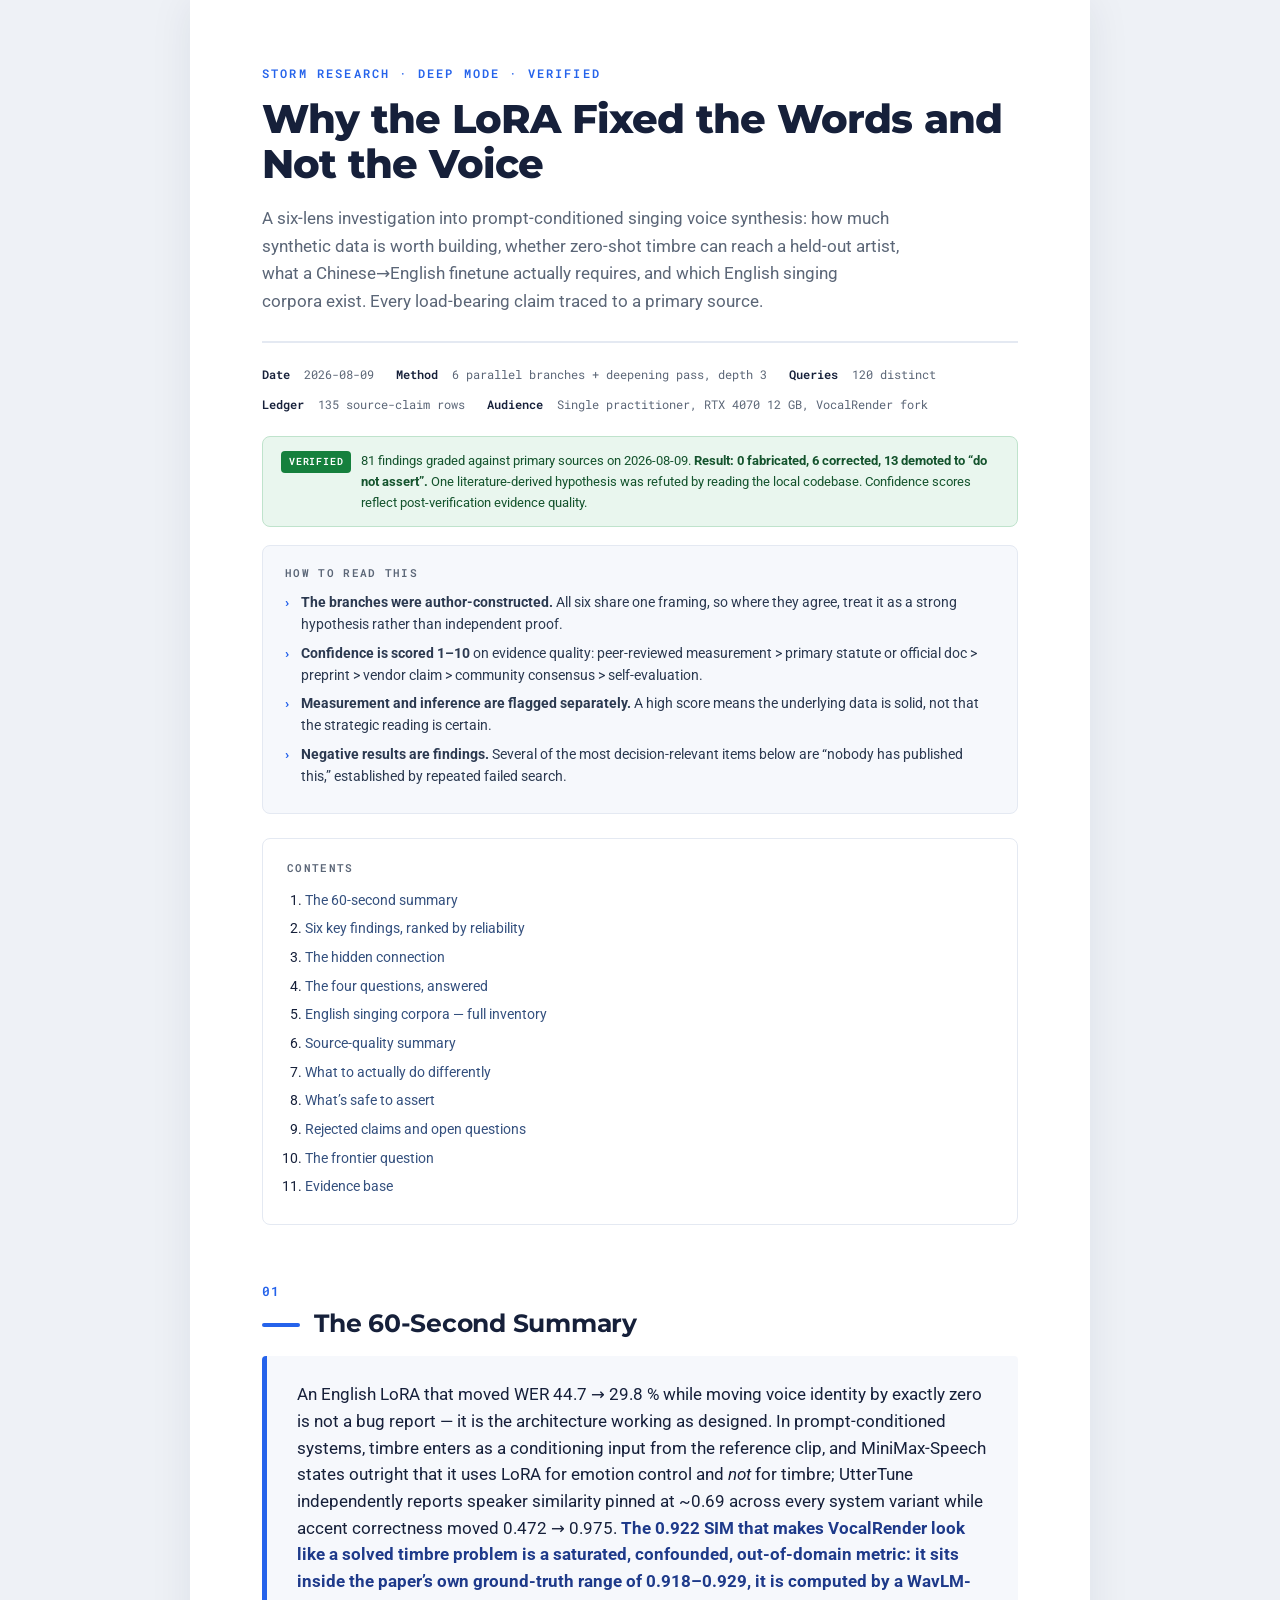
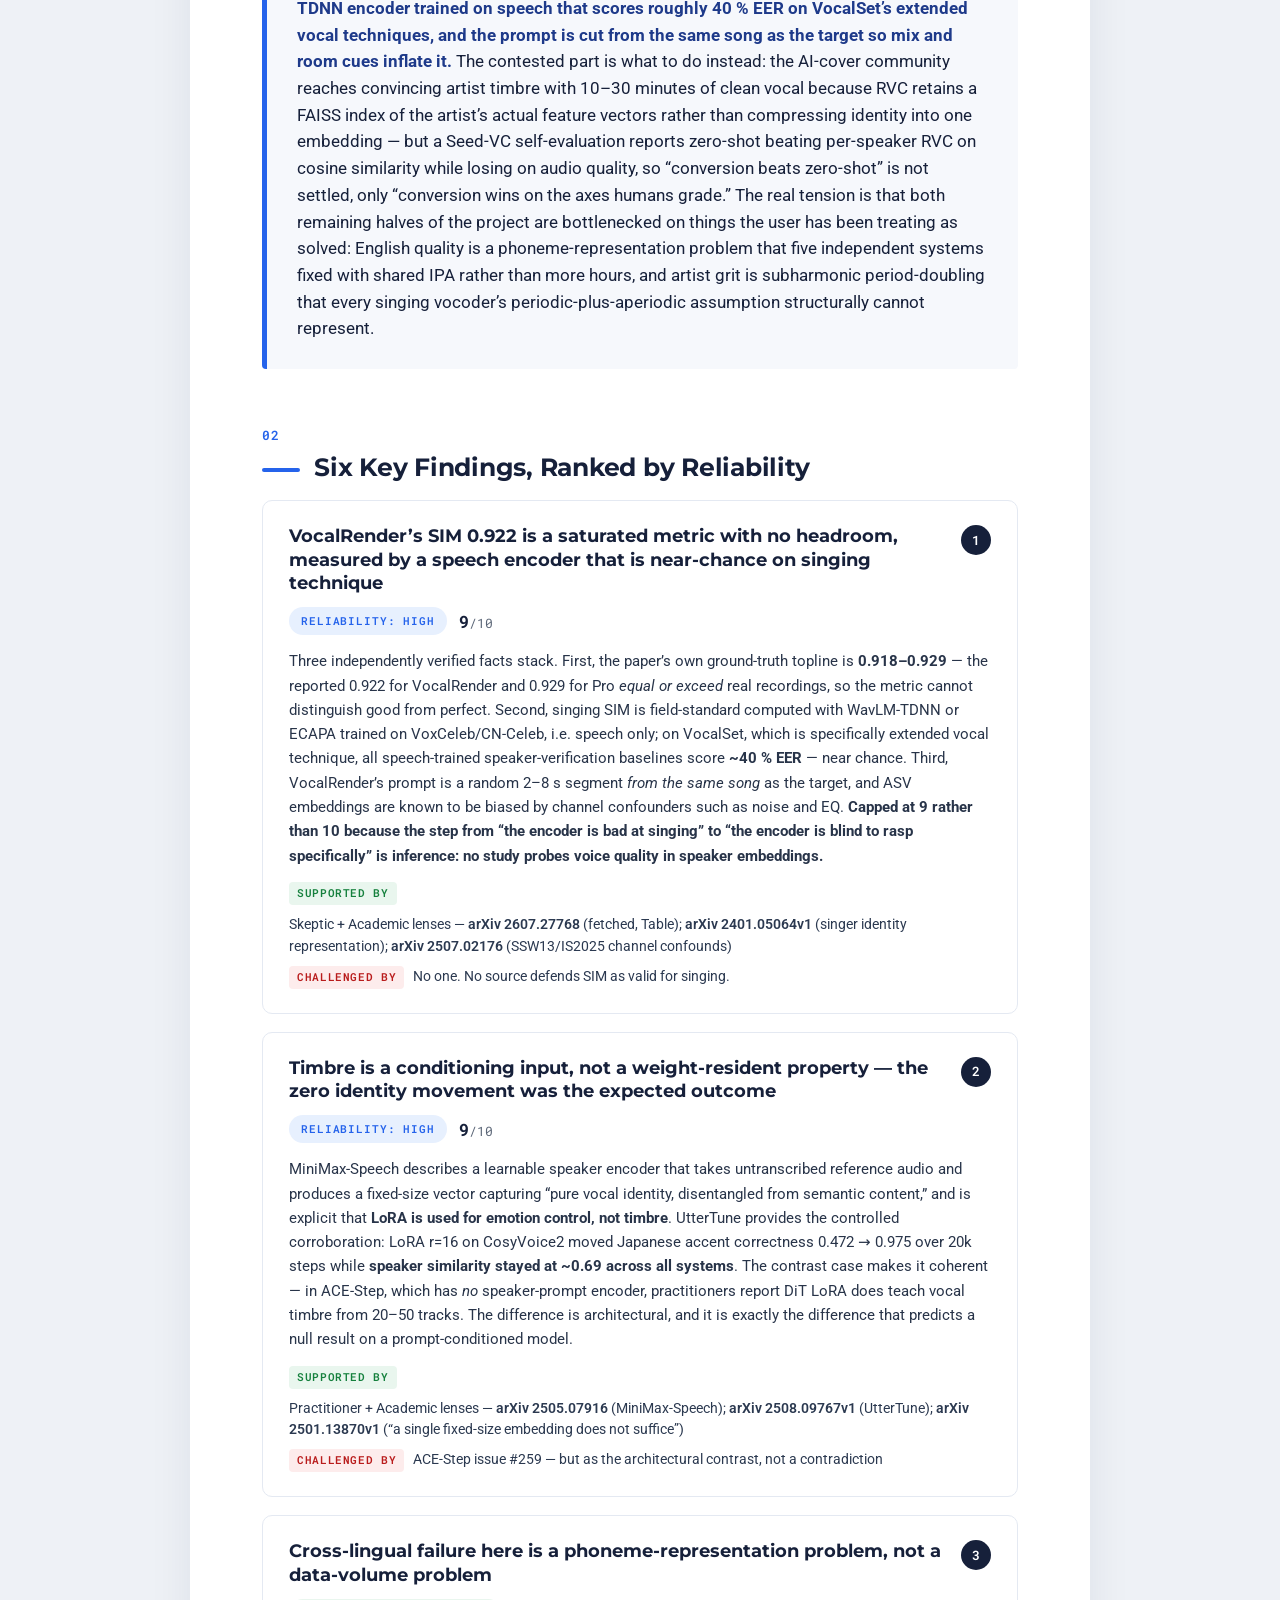
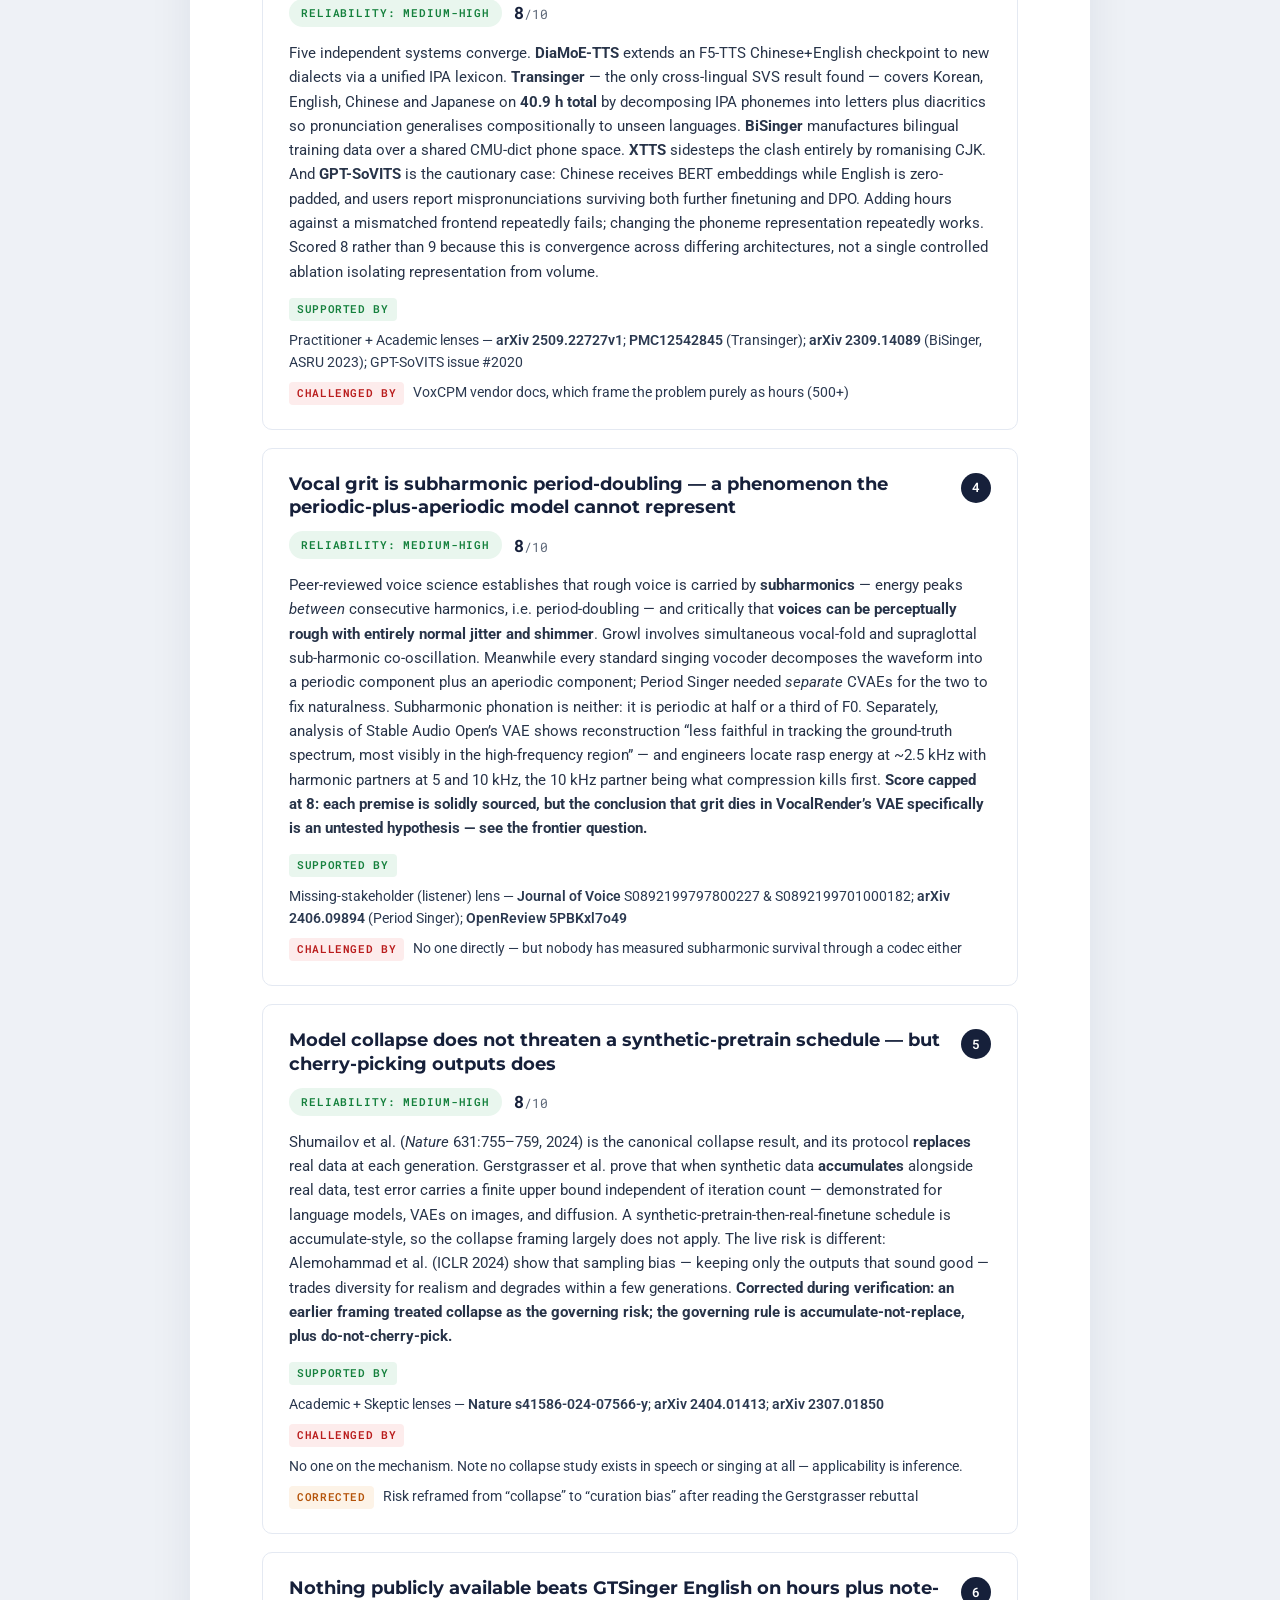
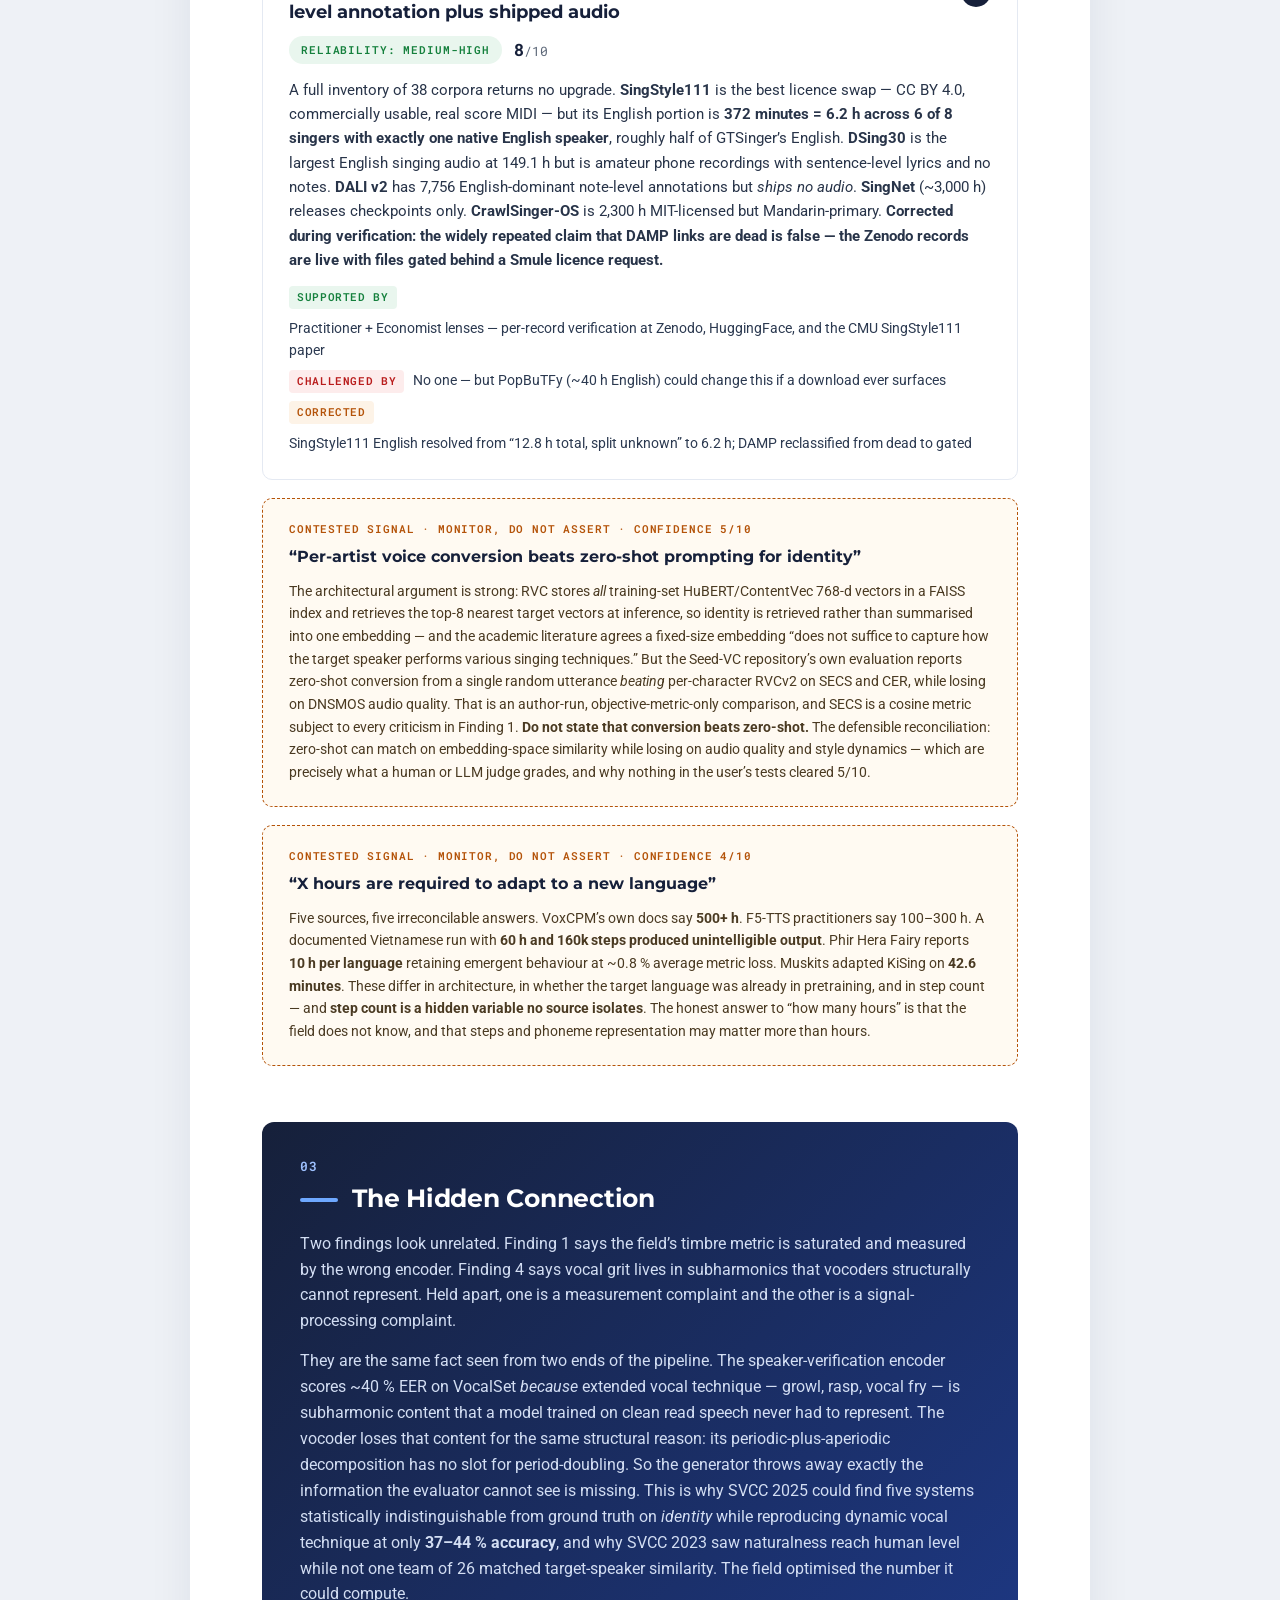
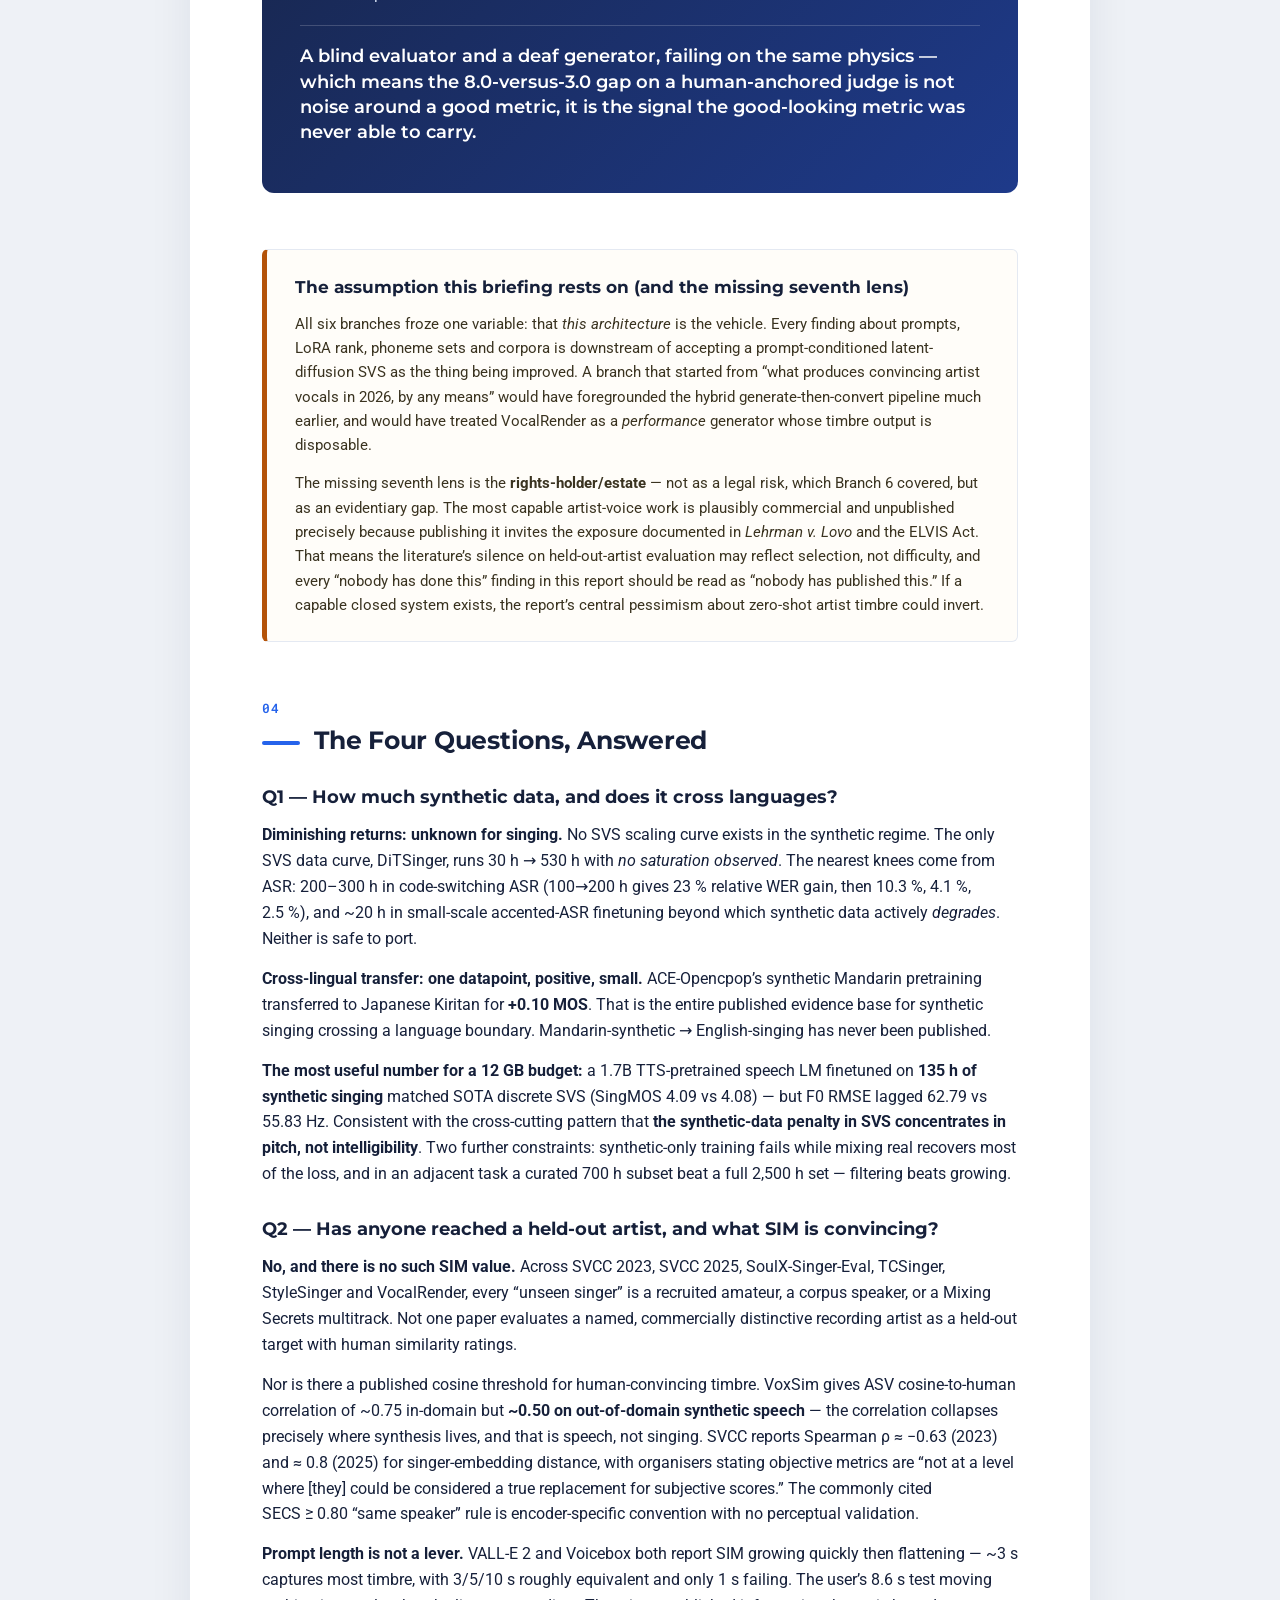
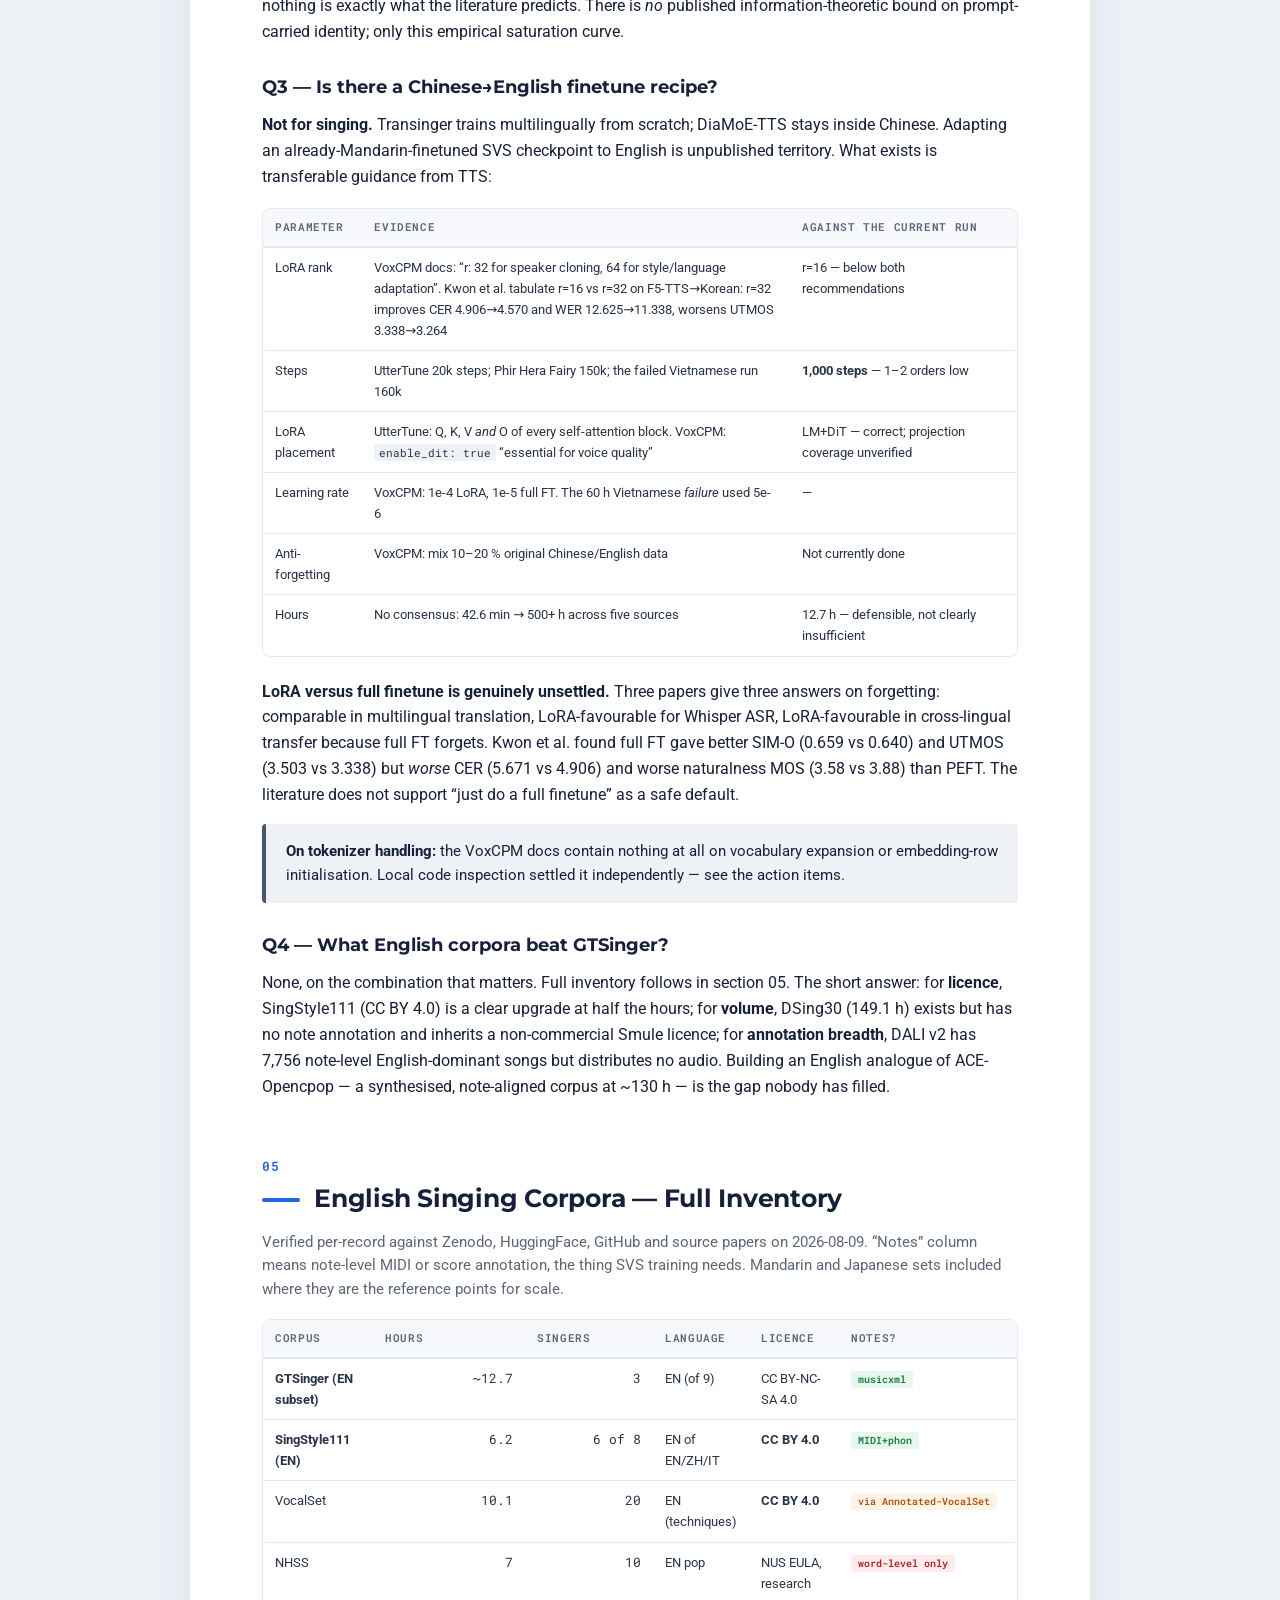
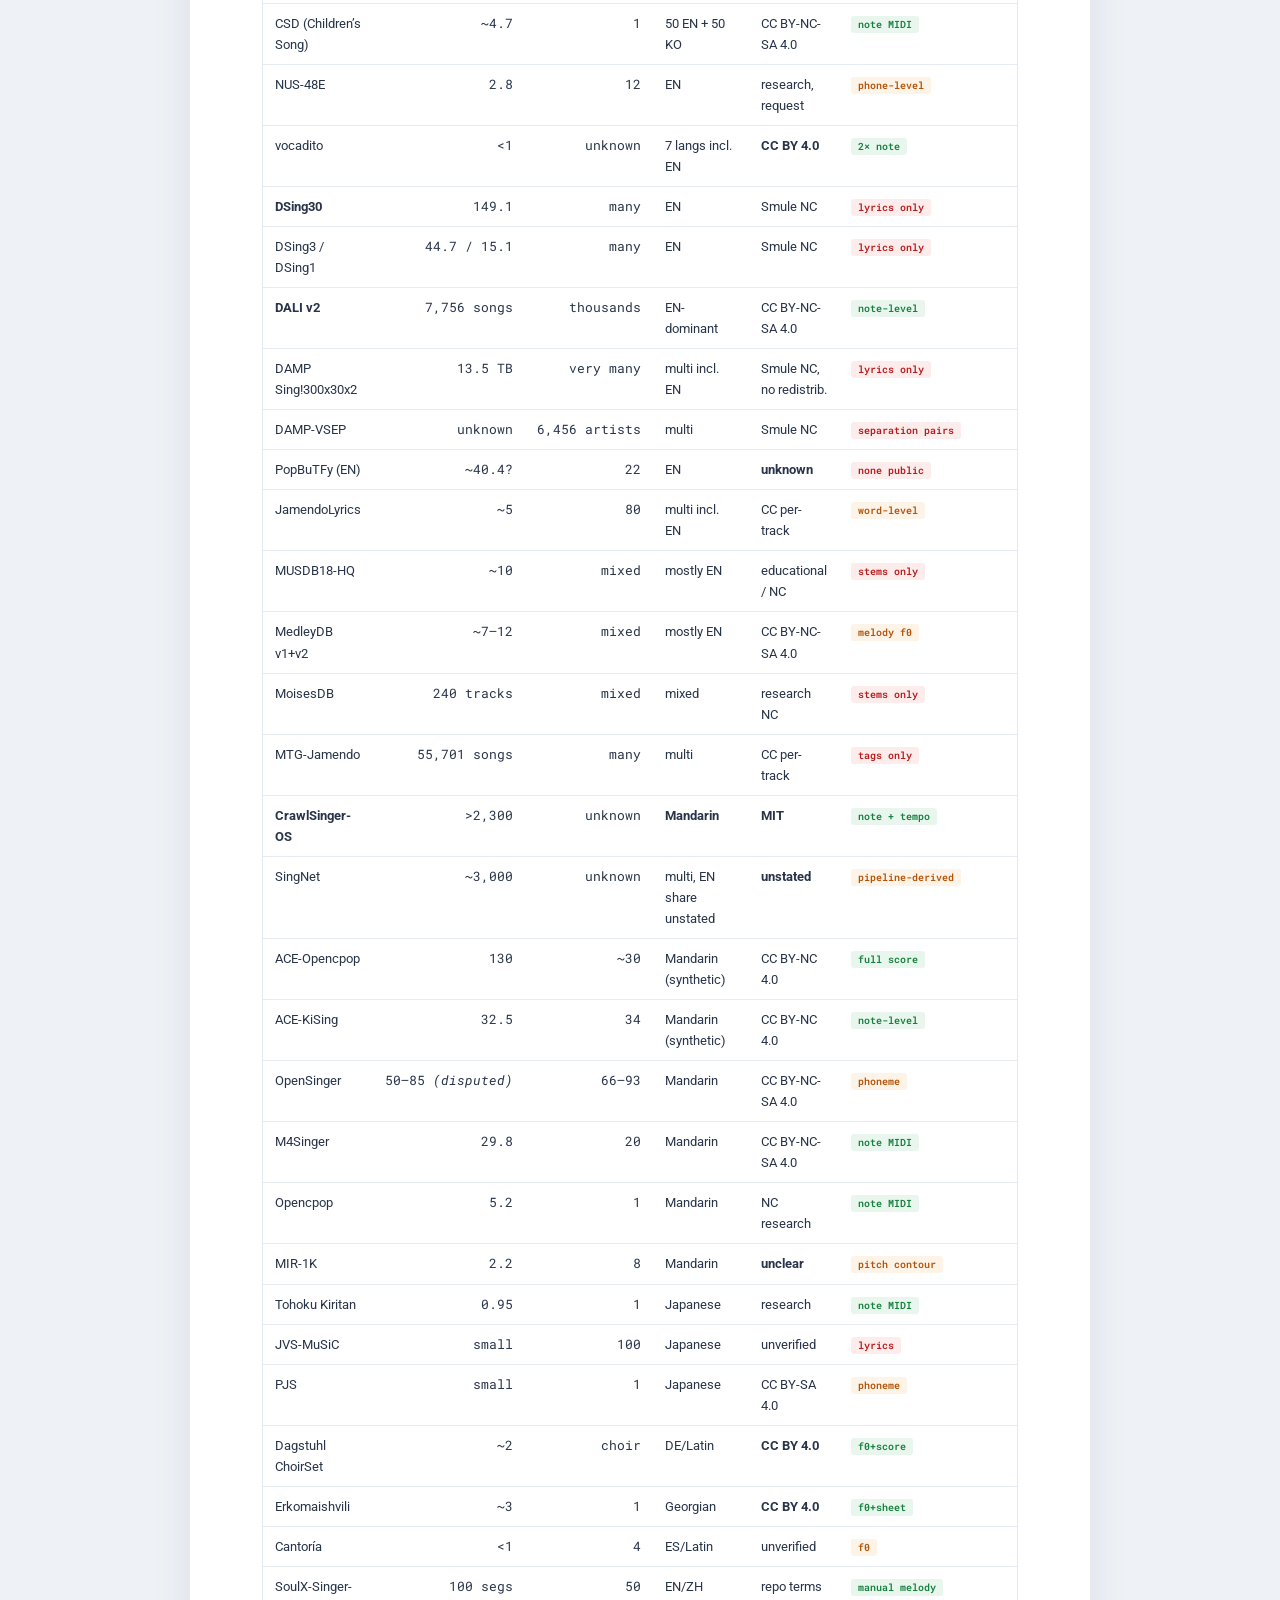
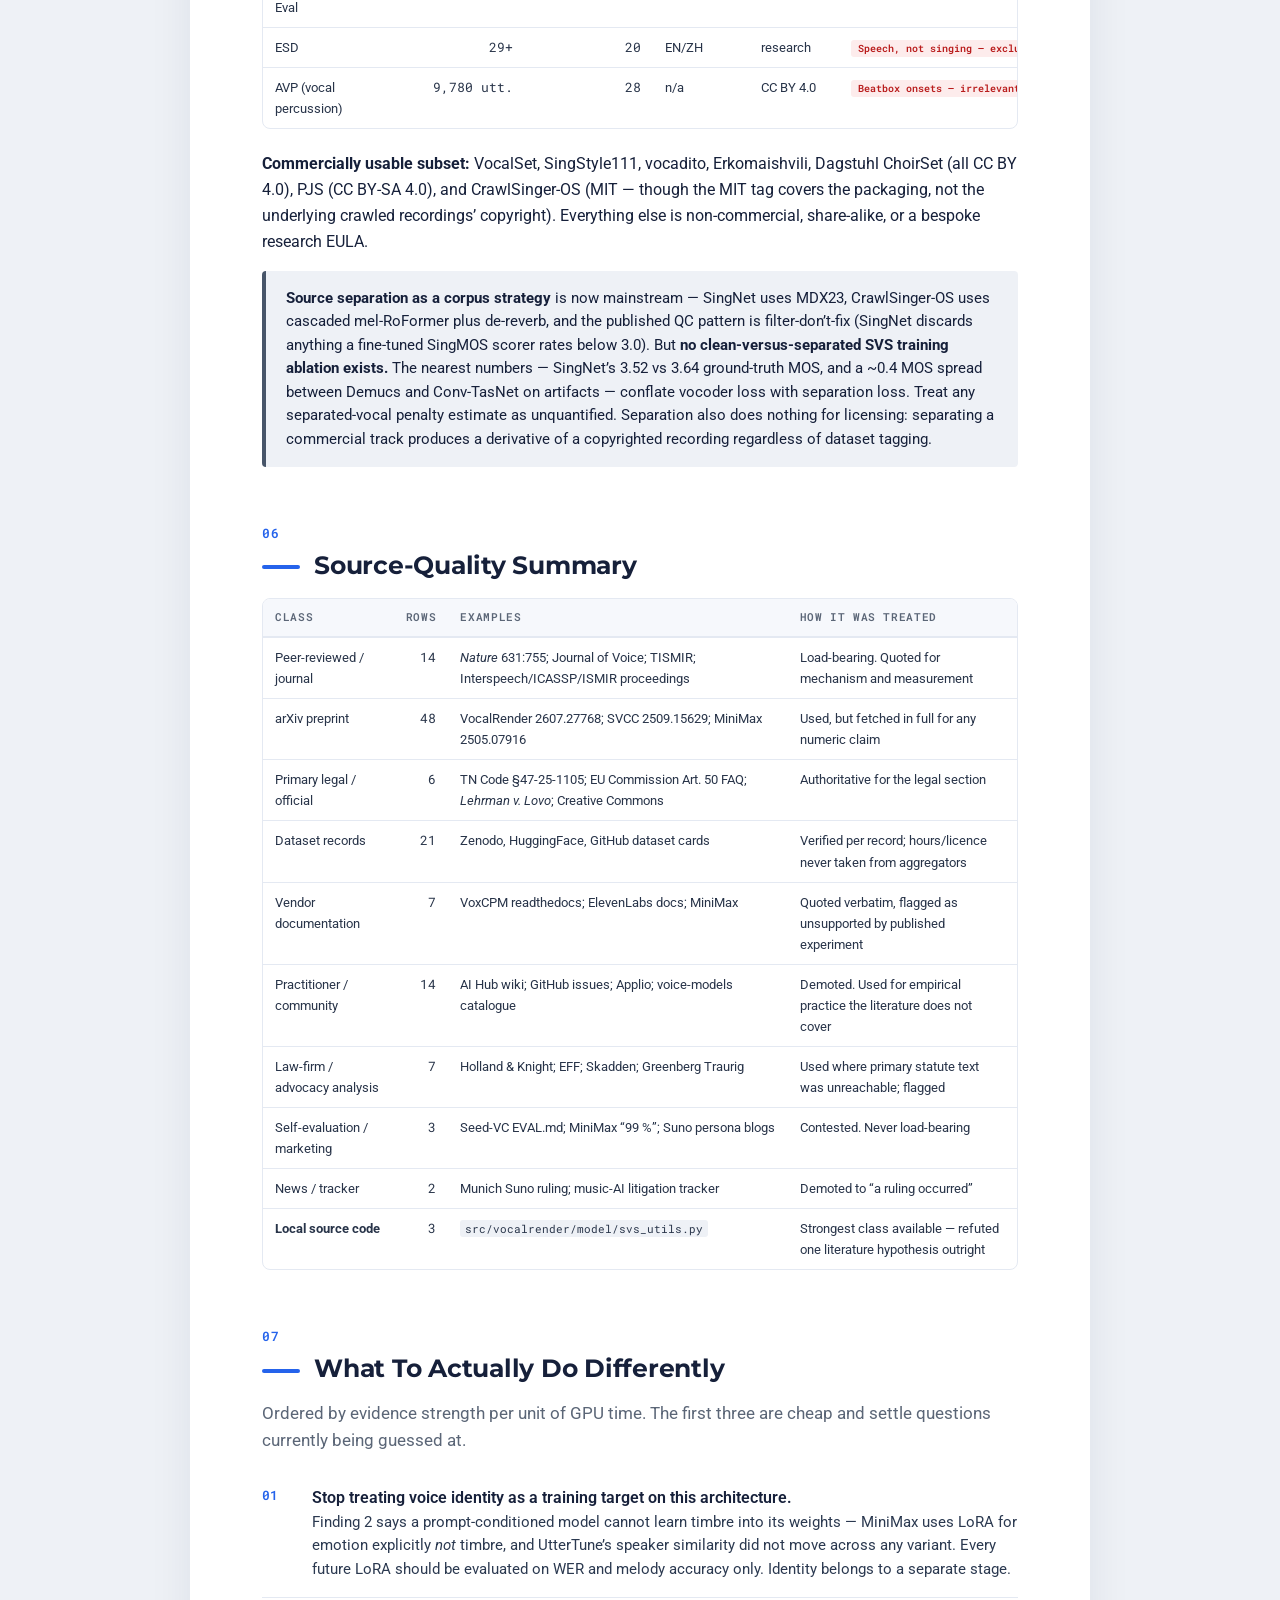
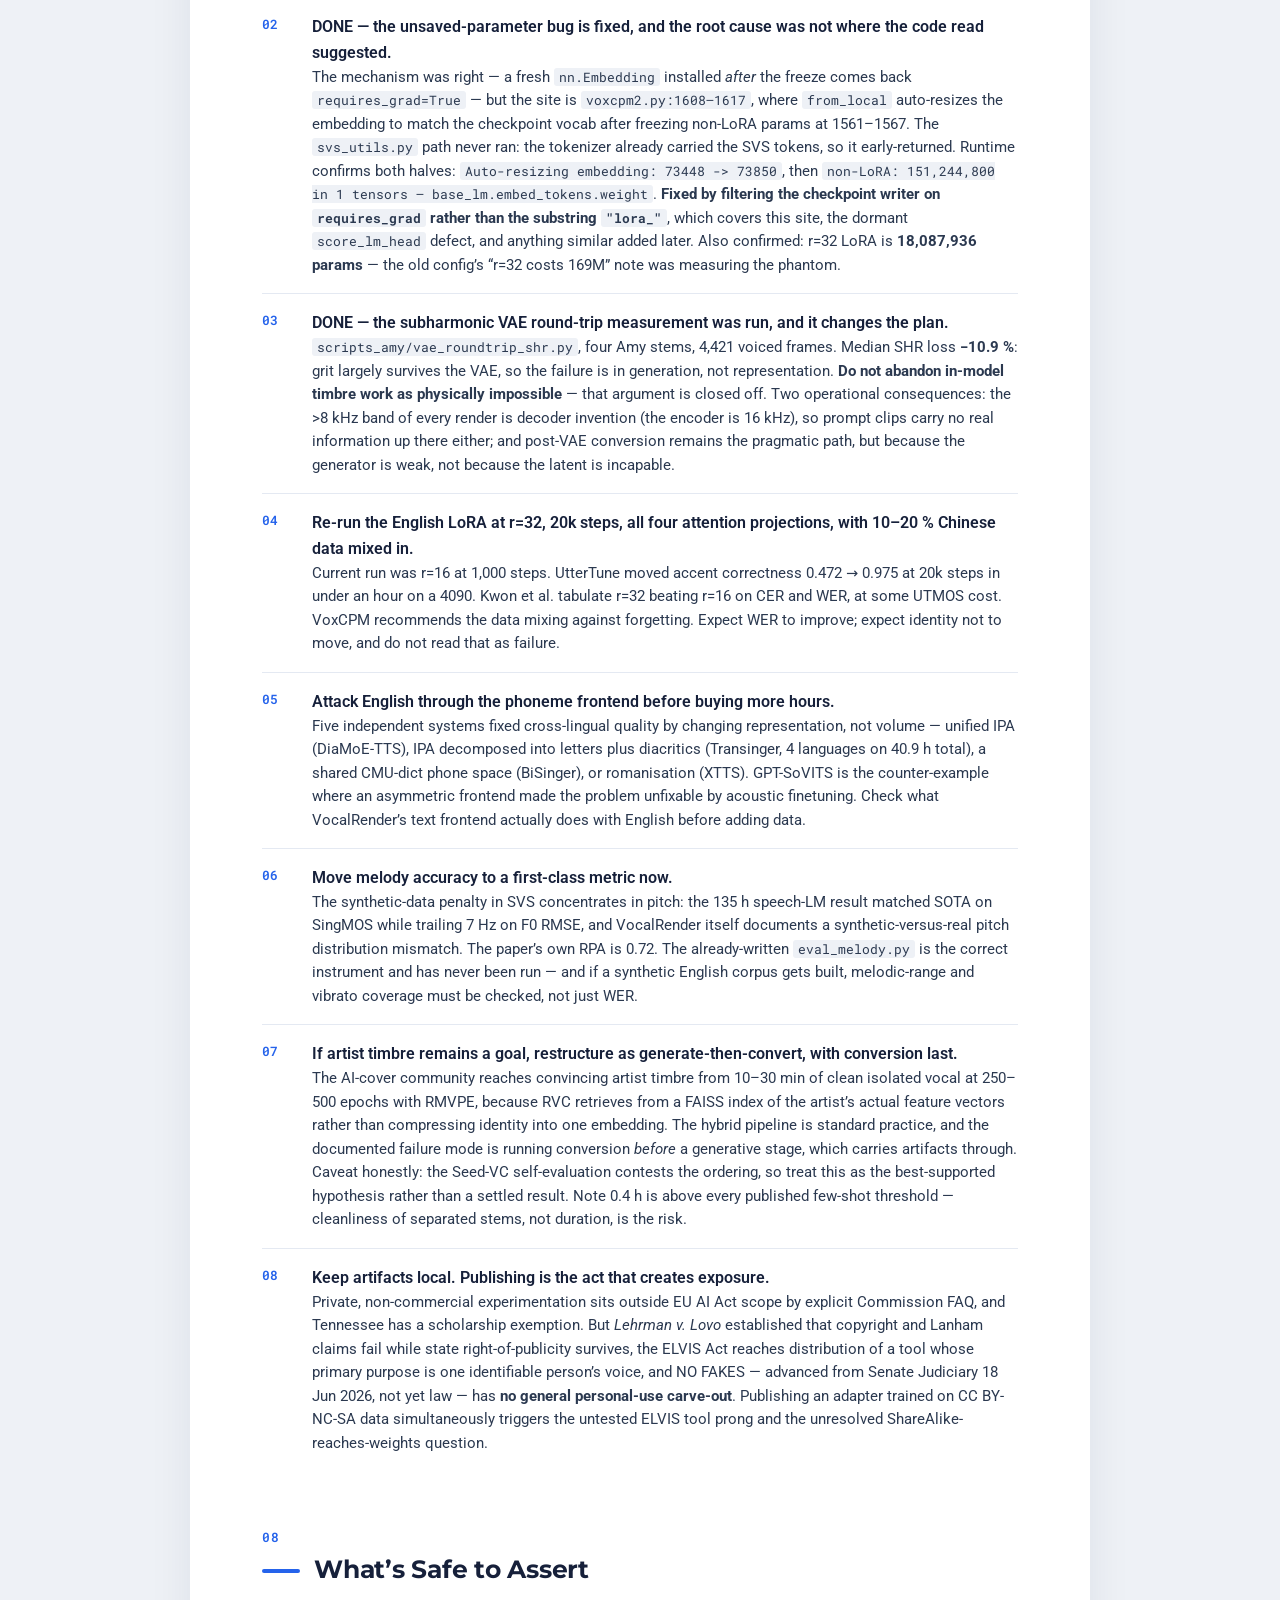
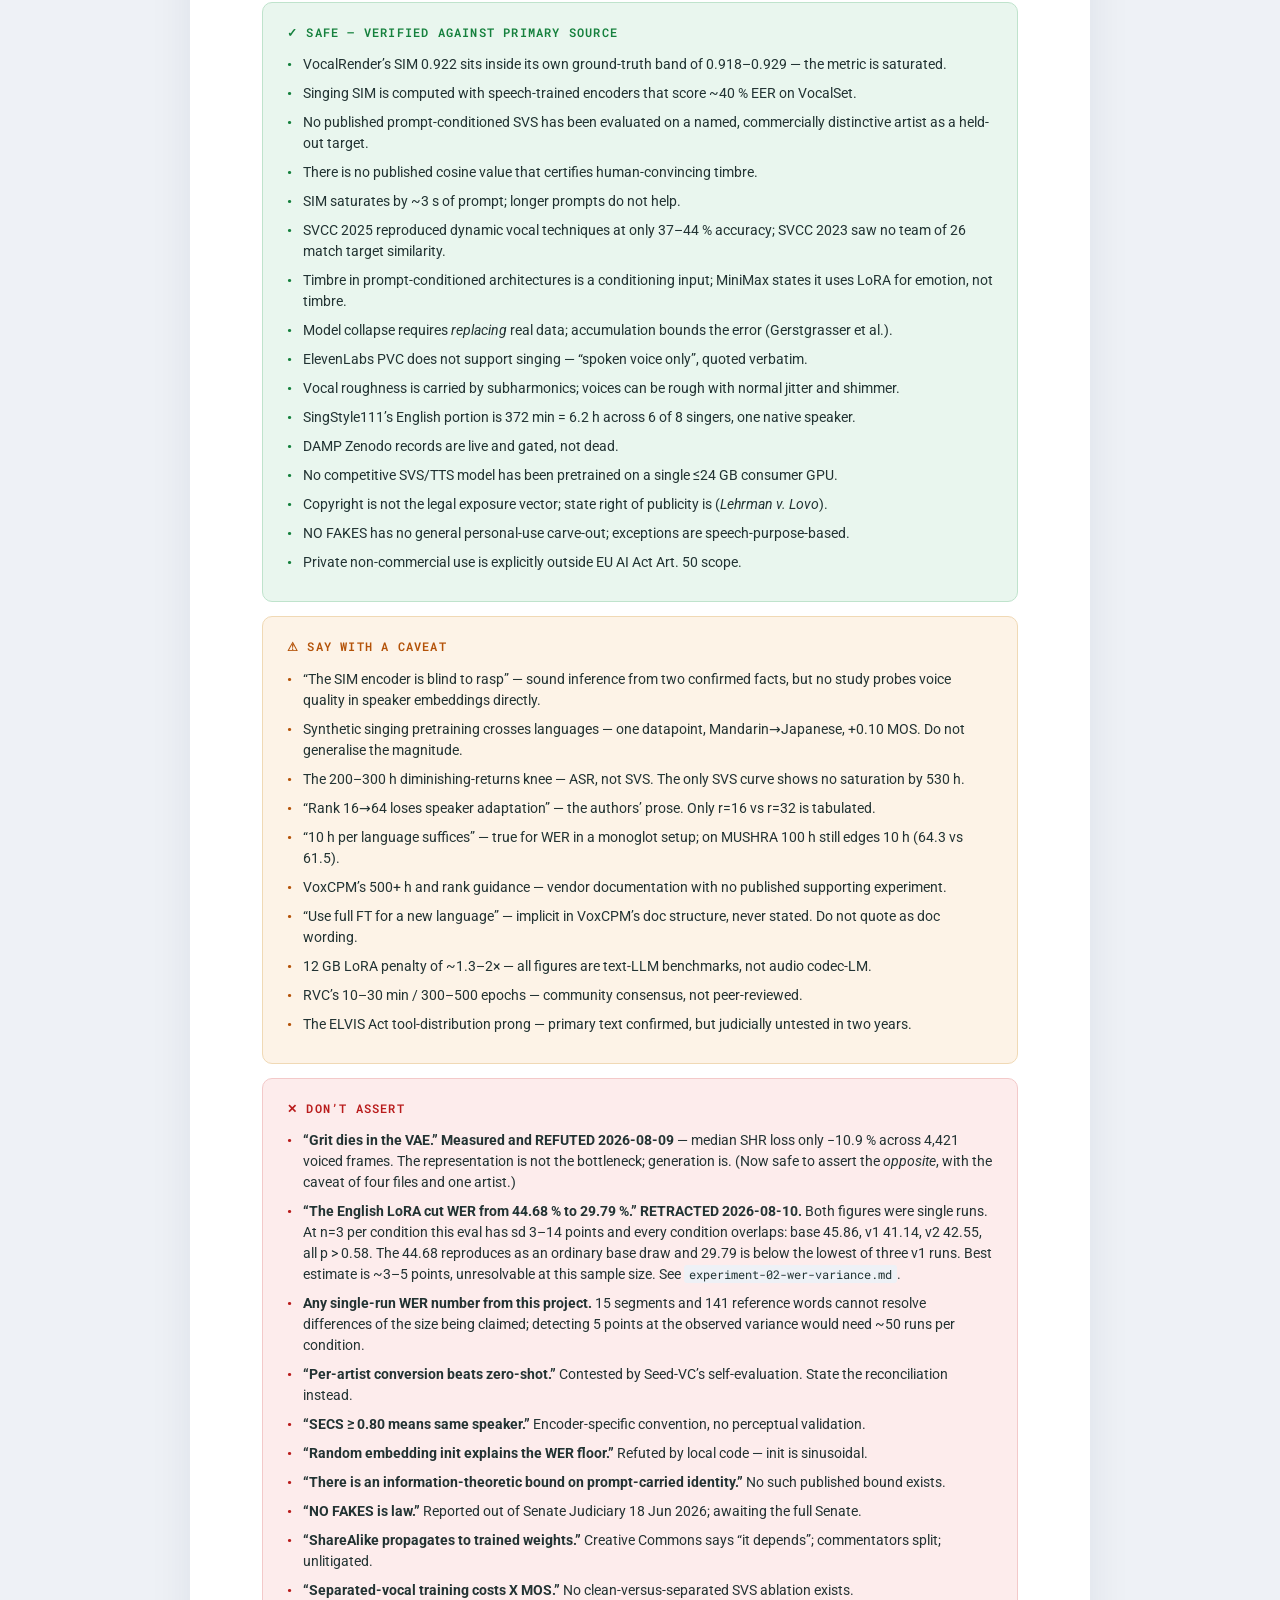
<file: storm-reports/prompt-conditioned-svs-english/report.html>
<!DOCTYPE html>
<html lang="en">
<head>
<meta charset="UTF-8" />
<meta name="viewport" content="width=device-width, initial-scale=1.0" />
<title>Storm Research: Prompt-Conditioned SVS — Synthetic Data, Held-Out Timbre, Cross-Lingual Finetuning, English Corpora</title>
<link rel="preconnect" href="https://fonts.googleapis.com" />
<link rel="preconnect" href="https://fonts.gstatic.com" crossorigin />
<link href="https://fonts.googleapis.com/css2?family=Montserrat:wght@400;500;600;700;800&family=Roboto+Mono:wght@400;500;600&family=Roboto:wght@300;400;500;700&display=swap" rel="stylesheet" />
<style>
  :root {
    --blue: #2563eb; --blue-dark: #1e3a8a; --ink: #16203a; --muted: #5b6677; --line: #e4e9f2;
    --bg-soft: #f6f8fc; --green: #15803d; --green-bg: #e9f6ee; --amber: #b45309; --amber-bg: #fdf3e7;
    --slate: #475569; --slate-bg: #eef1f6; --red: #b91c1c; --red-bg: #fdecec;
  }
  * { box-sizing: border-box; margin: 0; padding: 0; }
  body { font-family: 'Roboto', system-ui, sans-serif; color: var(--ink); background: #eef1f6; line-height: 1.62; font-weight: 400; -webkit-font-smoothing: antialiased; }
  .page { max-width: 900px; margin: 0 auto; background: #fff; padding: 64px 72px 80px; box-shadow: 0 1px 40px rgba(22,32,58,0.08); }
  .eyebrow { font-family: 'Roboto Mono', monospace; font-size: 12px; font-weight: 600; letter-spacing: 0.18em; text-transform: uppercase; color: var(--blue); margin-bottom: 14px; }
  h1 { font-family: 'Montserrat', sans-serif; font-weight: 800; font-size: 40px; line-height: 1.12; letter-spacing: -0.02em; color: var(--ink); margin-bottom: 18px; }
  .lede { font-size: 17px; color: var(--muted); max-width: 640px; }
  .meta-row { display: flex; flex-wrap: wrap; gap: 10px 22px; margin-top: 26px; padding-top: 22px; border-top: 2px solid var(--line); font-family: 'Roboto Mono', monospace; font-size: 12px; color: var(--muted); }
  .meta-row b { color: var(--ink); font-weight: 600; }
  .verify-banner { margin-top: 22px; background: var(--green-bg); border: 1px solid #bfe3cc; border-radius: 8px; padding: 13px 18px; font-size: 13px; color: #14532d; display: flex; gap: 10px; align-items: baseline; }
  .verify-banner b { font-weight: 700; }
  .verify-banner .tag { font-family: 'Roboto Mono', monospace; font-size: 10px; font-weight: 600; letter-spacing: 0.08em; text-transform: uppercase; background: var(--green); color: #fff; padding: 3px 8px; border-radius: 4px; flex-shrink: 0; }
  .howto { margin-top: 18px; border: 1px solid var(--line); border-radius: 8px; padding: 18px 22px; background: var(--bg-soft); }
  .howto h4 { font-family: 'Roboto Mono', monospace; font-size: 11px; font-weight: 600; letter-spacing: 0.12em; text-transform: uppercase; color: var(--muted); margin-bottom: 10px; }
  .howto ul { list-style: none; }
  .howto li { font-size: 13.5px; color: #2b3950; margin-bottom: 7px; padding-left: 16px; position: relative; }
  .howto li::before { content: "›"; position: absolute; left: 0; color: var(--blue); font-weight: 700; }
  .section { margin-top: 56px; }
  .section-num { font-family: 'Roboto Mono', monospace; font-size: 13px; font-weight: 600; color: var(--blue); letter-spacing: 0.05em; }
  h2 { font-family: 'Montserrat', sans-serif; font-weight: 700; font-size: 25px; letter-spacing: -0.01em; color: var(--ink); margin: 6px 0 18px; line-height: 1.2; }
  h2 .bar { display: inline-block; width: 38px; height: 4px; background: var(--blue); border-radius: 2px; vertical-align: middle; margin-right: 14px; }
  p { margin-bottom: 14px; }
  p.body-lg { font-size: 16.5px; }
  .ceo { background: var(--bg-soft); border-left: 5px solid var(--blue); padding: 26px 30px; border-radius: 4px; font-size: 16.5px; }
  .ceo strong { font-weight: 700; color: var(--blue-dark); }
  .finding { border: 1px solid var(--line); border-radius: 10px; padding: 24px 26px; margin-bottom: 18px; position: relative; }
  .finding-head { display: flex; align-items: flex-start; justify-content: space-between; gap: 18px; margin-bottom: 12px; }
  .finding-title { font-family: 'Montserrat', sans-serif; font-weight: 700; font-size: 18px; line-height: 1.3; color: var(--ink); flex: 1; }
  .finding-rank { font-family: 'Roboto Mono', monospace; font-weight: 600; font-size: 13px; color: #fff; background: var(--ink); width: 30px; height: 30px; border-radius: 50%; display: flex; align-items: center; justify-content: center; flex-shrink: 0; }
  .finding p { font-size: 15px; color: #283449; margin-bottom: 14px; }
  .rel-row { display: flex; align-items: center; gap: 12px; margin-bottom: 14px; flex-wrap: wrap; }
  .rel { display: inline-flex; align-items: center; gap: 9px; font-family: 'Roboto Mono', monospace; font-size: 11px; font-weight: 600; letter-spacing: 0.08em; text-transform: uppercase; padding: 5px 12px; border-radius: 20px; }
  .rel.high { background: #e7f0fe; color: var(--blue); }
  .rel.medhigh { background: var(--green-bg); color: var(--green); }
  .rel.medium { background: var(--amber-bg); color: var(--amber); }
  .rel.low { background: var(--red-bg); color: var(--red); }
  .score { font-family: 'Roboto Mono', monospace; font-size: 13px; font-weight: 600; color: var(--ink); }
  .score b { font-size: 17px; }
  .score span { color: var(--muted); font-weight: 400; }
  .chips { display: flex; flex-direction: column; gap: 8px; margin-top: 6px; }
  .chip-row { display: flex; align-items: baseline; gap: 9px; flex-wrap: wrap; font-size: 13.5px; }
  .chip-label { font-family: 'Roboto Mono', monospace; font-size: 10.5px; font-weight: 600; letter-spacing: 0.06em; text-transform: uppercase; padding: 3px 8px; border-radius: 4px; white-space: nowrap; }
  .chip-label.sup { background: var(--green-bg); color: var(--green); }
  .chip-label.chal { background: var(--red-bg); color: var(--red); }
  .chip-label.fix { background: var(--amber-bg); color: var(--amber); }
  .chip-row span.who { color: #2b3950; }
  .chip-row span.who b { font-weight: 600; }
  .contested { border: 1px dashed var(--amber); background: #fffaf2; border-radius: 10px; padding: 22px 26px; margin-bottom: 18px; }
  .contested .tag { font-family: 'Roboto Mono', monospace; font-size: 10.5px; font-weight: 600; letter-spacing: 0.08em; text-transform: uppercase; color: var(--amber); }
  .contested h4 { font-family: 'Montserrat', sans-serif; font-weight: 700; font-size: 16px; color: var(--ink); margin: 6px 0 10px; }
  .contested p { font-size: 14px; color: #4a3a22; margin-bottom: 0; }
  .connection { background: linear-gradient(135deg, #16203a 0%, #1e3a8a 100%); color: #eaf0fb; border-radius: 12px; padding: 34px 38px; }
  .connection h2 { color: #fff; }
  .connection h2 .bar { background: #6ea8ff; }
  .connection .section-num { color: #9ec1ff; }
  .connection p { color: #d3def3; font-size: 16px; }
  .connection .punch { font-family: 'Montserrat', sans-serif; font-weight: 600; font-size: 18px; color: #fff; line-height: 1.4; margin-top: 18px; padding-top: 18px; border-top: 1px solid rgba(255,255,255,0.18); }
  .assume { border: 1px solid var(--line); border-left: 5px solid var(--amber); border-radius: 6px; padding: 24px 28px; background: #fffdf9; }
  .assume h3 { font-family: 'Montserrat', sans-serif; font-size: 17px; font-weight: 700; color: var(--ink); margin-bottom: 10px; }
  .assume p { font-size: 15px; color: #3a3320; }
  .assume p:last-child { margin-bottom: 0; }
  .action-item { display: flex; gap: 16px; padding: 16px 0; border-bottom: 1px solid var(--line); }
  .action-item:last-child { border-bottom: none; }
  .action-mark { font-family: 'Roboto Mono', monospace; font-weight: 600; font-size: 13px; color: var(--blue); flex-shrink: 0; width: 34px; }
  .action-item .do { font-weight: 600; color: var(--ink); }
  .action-item p { font-size: 14.5px; margin-bottom: 0; color: #2b3950; }
  .frontier { border: 2px dashed var(--blue); border-radius: 12px; padding: 30px 34px; background: var(--bg-soft); }
  .frontier .q { font-family: 'Montserrat', sans-serif; font-weight: 700; font-size: 22px; line-height: 1.32; color: var(--blue-dark); margin-bottom: 16px; }
  .frontier p { font-size: 15px; color: #2b3950; }
  .oncam { margin-top: 18px; }
  .oncam-col { border-radius: 10px; padding: 20px 24px; margin-bottom: 14px; }
  .oncam-col.safe { background: var(--green-bg); border: 1px solid #bfe3cc; }
  .oncam-col.caveat { background: var(--amber-bg); border: 1px solid #f0d9b5; }
  .oncam-col.avoid { background: var(--red-bg); border: 1px solid #f3c9c9; }
  .oncam-col h4 { font-family: 'Roboto Mono', monospace; font-size: 12px; font-weight: 600; letter-spacing: 0.1em; text-transform: uppercase; margin-bottom: 12px; }
  .oncam-col.safe h4 { color: var(--green); }
  .oncam-col.caveat h4 { color: var(--amber); }
  .oncam-col.avoid h4 { color: var(--red); }
  .oncam-col ul { list-style: none; }
  .oncam-col li { font-size: 14px; color: #233; margin-bottom: 8px; padding-left: 16px; position: relative; line-height: 1.5; }
  .oncam-col li::before { content: "•"; position: absolute; left: 0; font-weight: 700; }
  .oncam-col.safe li::before { color: var(--green); }
  .oncam-col.caveat li::before { color: var(--amber); }
  .oncam-col.avoid li::before { color: var(--red); }
  .refs { margin-top: 56px; padding-top: 26px; border-top: 2px solid var(--line); }
  .refs h3 { font-family: 'Roboto Mono', monospace; font-size: 12px; font-weight: 600; letter-spacing: 0.14em; text-transform: uppercase; color: var(--muted); margin-bottom: 14px; }
  .refs ul { list-style: none; }
  .refs li { font-size: 12.5px; color: var(--muted); margin-bottom: 11px; padding-left: 16px; position: relative; line-height: 1.5; }
  .refs li::before { content: "›"; position: absolute; left: 0; color: var(--blue); font-weight: 700; }
  .refs a { color: #34507e; text-decoration: none; }
  .refs a:hover { text-decoration: underline; }
  .refs .vstat { font-family: 'Roboto Mono', monospace; font-size: 10px; font-weight: 600; letter-spacing: 0.05em; text-transform: uppercase; padding: 2px 6px; border-radius: 3px; margin-right: 6px; }
  .vstat.ok { background: var(--green-bg); color: var(--green); }
  .vstat.part { background: var(--amber-bg); color: var(--amber); }
  .vstat.weak { background: var(--red-bg); color: var(--red); }
  .footer { margin-top: 40px; font-family: 'Roboto Mono', monospace; font-size: 11px; color: #9aa6b8; text-align: center; }
  @media (max-width: 640px) { .page { padding: 40px 24px 56px; } h1 { font-size: 30px; } }
  @media print { body { background: #fff; } .page { box-shadow: none; max-width: 100%; padding: 0; } .connection, .oncam-col { -webkit-print-color-adjust: exact; print-color-adjust: exact; } }

  /* --- additions: TOC, data tables, inline code --- */
  .toc { margin-top: 24px; border: 1px solid var(--line); border-radius: 8px; padding: 20px 24px; background: #fff; }
  .toc h4 { font-family: 'Roboto Mono', monospace; font-size: 11px; font-weight: 600; letter-spacing: 0.12em; text-transform: uppercase; color: var(--muted); margin-bottom: 12px; }
  .toc ol { margin-left: 18px; }
  .toc li { font-size: 14px; margin-bottom: 6px; }
  .toc a { color: #34507e; text-decoration: none; }
  .toc a:hover { text-decoration: underline; }
  .tablewrap { overflow-x: auto; margin: 18px 0 22px; border: 1px solid var(--line); border-radius: 8px; }
  table { border-collapse: collapse; width: 100%; font-size: 13px; min-width: 640px; }
  th { background: var(--bg-soft); font-family: 'Roboto Mono', monospace; font-size: 10.5px; font-weight: 600; letter-spacing: 0.06em; text-transform: uppercase; color: var(--muted); text-align: left; padding: 10px 12px; border-bottom: 2px solid var(--line); white-space: nowrap; }
  td { padding: 9px 12px; border-bottom: 1px solid var(--line); color: #283449; vertical-align: top; }
  tr:last-child td { border-bottom: none; }
  td.num { font-family: 'Roboto Mono', monospace; text-align: right; white-space: nowrap; }
  .pill { font-family: 'Roboto Mono', monospace; font-size: 10px; font-weight: 600; padding: 2px 7px; border-radius: 3px; white-space: nowrap; }
  .pill.yes { background: var(--green-bg); color: var(--green); }
  .pill.no { background: var(--red-bg); color: var(--red); }
  .pill.part { background: var(--amber-bg); color: var(--amber); }
  code { font-family: 'Roboto Mono', monospace; font-size: 0.88em; background: var(--slate-bg); padding: 1px 5px; border-radius: 3px; }
  h3.sub { font-family: 'Montserrat', sans-serif; font-weight: 700; font-size: 18px; color: var(--ink); margin: 28px 0 10px; }
  .gap { border-left: 4px solid var(--slate); background: var(--slate-bg); padding: 16px 20px; border-radius: 4px; margin: 16px 0; font-size: 14.5px; }
  .gap b { color: var(--ink); }
</style>
</head>
<body>
<div class="page">

  <header>
    <div class="eyebrow">Storm Research &middot; deep mode &middot; verified</div>
    <h1>Why the LoRA Fixed the Words and Not the Voice</h1>
    <p class="lede">A six-lens investigation into prompt-conditioned singing voice synthesis: how much synthetic data is worth building, whether zero-shot timbre can reach a held-out artist, what a Chinese&rarr;English finetune actually requires, and which English singing corpora exist. Every load-bearing claim traced to a primary source.</p>
    <div class="meta-row">
      <span><b>Date</b> &nbsp;2026-08-09</span>
      <span><b>Method</b> &nbsp;6 parallel branches + deepening pass, depth 3</span>
      <span><b>Queries</b> &nbsp;120 distinct</span>
      <span><b>Ledger</b> &nbsp;135 source-claim rows</span>
      <span><b>Audience</b> &nbsp;Single practitioner, RTX 4070 12&nbsp;GB, VocalRender fork</span>
    </div>
    <div class="verify-banner">
      <span class="tag">Verified</span>
      <span>81 findings graded against primary sources on 2026-08-09. <b>Result: 0 fabricated, 6 corrected, 13 demoted to &ldquo;do not assert&rdquo;.</b> One literature-derived hypothesis was refuted by reading the local codebase. Confidence scores reflect post-verification evidence quality.</span>
    </div>
    <div class="howto">
      <h4>How to read this</h4>
      <ul>
        <li><b>The branches were author-constructed.</b> All six share one framing, so where they agree, treat it as a strong hypothesis rather than independent proof.</li>
        <li><b>Confidence is scored 1&ndash;10</b> on evidence quality: peer-reviewed measurement &gt; primary statute or official doc &gt; preprint &gt; vendor claim &gt; community consensus &gt; self-evaluation.</li>
        <li><b>Measurement and inference are flagged separately.</b> A high score means the underlying data is solid, not that the strategic reading is certain.</li>
        <li><b>Negative results are findings.</b> Several of the most decision-relevant items below are &ldquo;nobody has published this,&rdquo; established by repeated failed search.</li>
      </ul>
    </div>
    <div class="toc">
      <h4>Contents</h4>
      <ol>
        <li><a href="#s1">The 60-second summary</a></li>
        <li><a href="#s2">Six key findings, ranked by reliability</a></li>
        <li><a href="#s3">The hidden connection</a></li>
        <li><a href="#s4">The four questions, answered</a></li>
        <li><a href="#s5">English singing corpora &mdash; full inventory</a></li>
        <li><a href="#s6">Source-quality summary</a></li>
        <li><a href="#s7">What to actually do differently</a></li>
        <li><a href="#s8">What&rsquo;s safe to assert</a></li>
        <li><a href="#s9">Rejected claims and open questions</a></li>
        <li><a href="#s10">The frontier question</a></li>
        <li><a href="#refs">Evidence base</a></li>
      </ol>
    </div>
  </header>

  <!-- ============ 01 SUMMARY ============ -->
  <section class="section" id="s1">
    <div class="section-num">01</div>
    <h2><span class="bar"></span>The 60-Second Summary</h2>
    <div class="ceo">
      <p style="margin-bottom:0;">An English LoRA that moved WER 44.7&nbsp;&rarr;&nbsp;29.8&nbsp;% while moving voice identity by exactly zero is not a bug report &mdash; it is the architecture working as designed. In prompt-conditioned systems, timbre enters as a conditioning input from the reference clip, and MiniMax-Speech states outright that it uses LoRA for emotion control and <em>not</em> for timbre; UtterTune independently reports speaker similarity pinned at ~0.69 across every system variant while accent correctness moved 0.472&nbsp;&rarr;&nbsp;0.975. <strong>The 0.922 SIM that makes VocalRender look like a solved timbre problem is a saturated, confounded, out-of-domain metric: it sits inside the paper&rsquo;s own ground-truth range of 0.918&ndash;0.929, it is computed by a WavLM-TDNN encoder trained on speech that scores roughly 40&nbsp;% EER on VocalSet&rsquo;s extended vocal techniques, and the prompt is cut from the same song as the target so mix and room cues inflate it.</strong> The contested part is what to do instead: the AI-cover community reaches convincing artist timbre with 10&ndash;30 minutes of clean vocal because RVC retains a FAISS index of the artist&rsquo;s actual feature vectors rather than compressing identity into one embedding &mdash; but a Seed-VC self-evaluation reports zero-shot beating per-speaker RVC on cosine similarity while losing on audio quality, so &ldquo;conversion beats zero-shot&rdquo; is not settled, only &ldquo;conversion wins on the axes humans grade.&rdquo; The real tension is that both remaining halves of the project are bottlenecked on things the user has been treating as solved: English quality is a phoneme-representation problem that five independent systems fixed with shared IPA rather than more hours, and artist grit is subharmonic period-doubling that every singing vocoder&rsquo;s periodic-plus-aperiodic assumption structurally cannot represent.</p>
    </div>
  </section>

  <!-- ============ 02 KEY FINDINGS ============ -->
  <section class="section" id="s2">
    <div class="section-num">02</div>
    <h2><span class="bar"></span>Six Key Findings, Ranked by Reliability</h2>

    <div class="finding">
      <div class="finding-head">
        <div class="finding-title">VocalRender&rsquo;s SIM 0.922 is a saturated metric with no headroom, measured by a speech encoder that is near-chance on singing technique</div>
        <div class="finding-rank">1</div>
      </div>
      <div class="rel-row">
        <div class="rel high">Reliability: High</div>
        <div class="score"><b>9</b><span>/10</span></div>
      </div>
      <p>Three independently verified facts stack. First, the paper&rsquo;s own ground-truth topline is <b>0.918&ndash;0.929</b> &mdash; the reported 0.922 for VocalRender and 0.929 for Pro <em>equal or exceed</em> real recordings, so the metric cannot distinguish good from perfect. Second, singing SIM is field-standard computed with WavLM-TDNN or ECAPA trained on VoxCeleb/CN-Celeb, i.e. speech only; on VocalSet, which is specifically extended vocal technique, all speech-trained speaker-verification baselines score <b>~40&nbsp;% EER</b> &mdash; near chance. Third, VocalRender&rsquo;s prompt is a random 2&ndash;8&nbsp;s segment <em>from the same song</em> as the target, and ASV embeddings are known to be biased by channel confounders such as noise and EQ. <b>Capped at 9 rather than 10 because the step from &ldquo;the encoder is bad at singing&rdquo; to &ldquo;the encoder is blind to rasp specifically&rdquo; is inference: no study probes voice quality in speaker embeddings.</b></p>
      <div class="chips">
        <div class="chip-row"><span class="chip-label sup">Supported by</span><span class="who">Skeptic + Academic lenses &mdash; <b>arXiv 2607.27768</b> (fetched, Table); <b>arXiv 2401.05064v1</b> (singer identity representation); <b>arXiv 2507.02176</b> (SSW13/IS2025 channel confounds)</span></div>
        <div class="chip-row"><span class="chip-label chal">Challenged by</span><span class="who">No one. No source defends SIM as valid for singing.</span></div>
      </div>
    </div>

    <div class="finding">
      <div class="finding-head">
        <div class="finding-title">Timbre is a conditioning input, not a weight-resident property &mdash; the zero identity movement was the expected outcome</div>
        <div class="finding-rank">2</div>
      </div>
      <div class="rel-row">
        <div class="rel high">Reliability: High</div>
        <div class="score"><b>9</b><span>/10</span></div>
      </div>
      <p>MiniMax-Speech describes a learnable speaker encoder that takes untranscribed reference audio and produces a fixed-size vector capturing &ldquo;pure vocal identity, disentangled from semantic content,&rdquo; and is explicit that <b>LoRA is used for emotion control, not timbre</b>. UtterTune provides the controlled corroboration: LoRA r=16 on CosyVoice2 moved Japanese accent correctness 0.472&nbsp;&rarr;&nbsp;0.975 over 20k steps while <b>speaker similarity stayed at ~0.69 across all systems</b>. The contrast case makes it coherent &mdash; in ACE-Step, which has <em>no</em> speaker-prompt encoder, practitioners report DiT LoRA does teach vocal timbre from 20&ndash;50 tracks. The difference is architectural, and it is exactly the difference that predicts a null result on a prompt-conditioned model.</p>
      <div class="chips">
        <div class="chip-row"><span class="chip-label sup">Supported by</span><span class="who">Practitioner + Academic lenses &mdash; <b>arXiv 2505.07916</b> (MiniMax-Speech); <b>arXiv 2508.09767v1</b> (UtterTune); <b>arXiv 2501.13870v1</b> (&ldquo;a single fixed-size embedding does not suffice&rdquo;)</span></div>
        <div class="chip-row"><span class="chip-label chal">Challenged by</span><span class="who">ACE-Step issue #259 &mdash; but as the architectural contrast, not a contradiction</span></div>
      </div>
    </div>

    <div class="finding">
      <div class="finding-head">
        <div class="finding-title">Cross-lingual failure here is a phoneme-representation problem, not a data-volume problem</div>
        <div class="finding-rank">3</div>
      </div>
      <div class="rel-row">
        <div class="rel medhigh">Reliability: Medium-high</div>
        <div class="score"><b>8</b><span>/10</span></div>
      </div>
      <p>Five independent systems converge. <b>DiaMoE-TTS</b> extends an F5-TTS Chinese+English checkpoint to new dialects via a unified IPA lexicon. <b>Transinger</b> &mdash; the only cross-lingual SVS result found &mdash; covers Korean, English, Chinese and Japanese on <b>40.9&nbsp;h total</b> by decomposing IPA phonemes into letters plus diacritics so pronunciation generalises compositionally to unseen languages. <b>BiSinger</b> manufactures bilingual training data over a shared CMU-dict phone space. <b>XTTS</b> sidesteps the clash entirely by romanising CJK. And <b>GPT-SoVITS</b> is the cautionary case: Chinese receives BERT embeddings while English is zero-padded, and users report mispronunciations surviving both further finetuning and DPO. Adding hours against a mismatched frontend repeatedly fails; changing the phoneme representation repeatedly works. Scored 8 rather than 9 because this is convergence across differing architectures, not a single controlled ablation isolating representation from volume.</p>
      <div class="chips">
        <div class="chip-row"><span class="chip-label sup">Supported by</span><span class="who">Practitioner + Academic lenses &mdash; <b>arXiv 2509.22727v1</b>; <b>PMC12542845</b> (Transinger); <b>arXiv 2309.14089</b> (BiSinger, ASRU 2023); GPT-SoVITS issue #2020</span></div>
        <div class="chip-row"><span class="chip-label chal">Challenged by</span><span class="who">VoxCPM vendor docs, which frame the problem purely as hours (500+)</span></div>
      </div>
    </div>

    <div class="finding">
      <div class="finding-head">
        <div class="finding-title">Vocal grit is subharmonic period-doubling &mdash; a phenomenon the periodic-plus-aperiodic model cannot represent</div>
        <div class="finding-rank">4</div>
      </div>
      <div class="rel-row">
        <div class="rel medhigh">Reliability: Medium-high</div>
        <div class="score"><b>8</b><span>/10</span></div>
      </div>
      <p>Peer-reviewed voice science establishes that rough voice is carried by <b>subharmonics</b> &mdash; energy peaks <em>between</em> consecutive harmonics, i.e. period-doubling &mdash; and critically that <b>voices can be perceptually rough with entirely normal jitter and shimmer</b>. Growl involves simultaneous vocal-fold and supraglottal sub-harmonic co-oscillation. Meanwhile every standard singing vocoder decomposes the waveform into a periodic component plus an aperiodic component; Period Singer needed <em>separate</em> CVAEs for the two to fix naturalness. Subharmonic phonation is neither: it is periodic at half or a third of F0. Separately, analysis of Stable Audio Open&rsquo;s VAE shows reconstruction &ldquo;less faithful in tracking the ground-truth spectrum, most visibly in the high-frequency region&rdquo; &mdash; and engineers locate rasp energy at ~2.5&nbsp;kHz with harmonic partners at 5 and 10&nbsp;kHz, the 10&nbsp;kHz partner being what compression kills first. <b>Score capped at 8: each premise is solidly sourced, but the conclusion that grit dies in VocalRender&rsquo;s VAE specifically is an untested hypothesis &mdash; see the frontier question.</b></p>
      <div class="chips">
        <div class="chip-row"><span class="chip-label sup">Supported by</span><span class="who">Missing-stakeholder (listener) lens &mdash; <b>Journal of Voice</b> S0892199797800227 &amp; S0892199701000182; <b>arXiv 2406.09894</b> (Period Singer); <b>OpenReview 5PBKxl7o49</b></span></div>
        <div class="chip-row"><span class="chip-label chal">Challenged by</span><span class="who">No one directly &mdash; but nobody has measured subharmonic survival through a codec either</span></div>
      </div>
    </div>

    <div class="finding">
      <div class="finding-head">
        <div class="finding-title">Model collapse does not threaten a synthetic-pretrain schedule &mdash; but cherry-picking outputs does</div>
        <div class="finding-rank">5</div>
      </div>
      <div class="rel-row">
        <div class="rel medhigh">Reliability: Medium-high</div>
        <div class="score"><b>8</b><span>/10</span></div>
      </div>
      <p>Shumailov et al. (<em>Nature</em> 631:755&ndash;759, 2024) is the canonical collapse result, and its protocol <b>replaces</b> real data at each generation. Gerstgrasser et al. prove that when synthetic data <b>accumulates</b> alongside real data, test error carries a finite upper bound independent of iteration count &mdash; demonstrated for language models, VAEs on images, and diffusion. A synthetic-pretrain-then-real-finetune schedule is accumulate-style, so the collapse framing largely does not apply. The live risk is different: Alemohammad et al. (ICLR 2024) show that sampling bias &mdash; keeping only the outputs that sound good &mdash; trades diversity for realism and degrades within a few generations. <b>Corrected during verification: an earlier framing treated collapse as the governing risk; the governing rule is accumulate-not-replace, plus do-not-cherry-pick.</b></p>
      <div class="chips">
        <div class="chip-row"><span class="chip-label sup">Supported by</span><span class="who">Academic + Skeptic lenses &mdash; <b>Nature s41586-024-07566-y</b>; <b>arXiv 2404.01413</b>; <b>arXiv 2307.01850</b></span></div>
        <div class="chip-row"><span class="chip-label chal">Challenged by</span><span class="who">No one on the mechanism. Note no collapse study exists in speech or singing at all &mdash; applicability is inference.</span></div>
        <div class="chip-row"><span class="chip-label fix">Corrected</span><span class="who">Risk reframed from &ldquo;collapse&rdquo; to &ldquo;curation bias&rdquo; after reading the Gerstgrasser rebuttal</span></div>
      </div>
    </div>

    <div class="finding">
      <div class="finding-head">
        <div class="finding-title">Nothing publicly available beats GTSinger English on hours plus note-level annotation plus shipped audio</div>
        <div class="finding-rank">6</div>
      </div>
      <div class="rel-row">
        <div class="rel medhigh">Reliability: Medium-high</div>
        <div class="score"><b>8</b><span>/10</span></div>
      </div>
      <p>A full inventory of 38 corpora returns no upgrade. <b>SingStyle111</b> is the best licence swap &mdash; CC BY 4.0, commercially usable, real score MIDI &mdash; but its English portion is <b>372 minutes = 6.2&nbsp;h across 6 of 8 singers with exactly one native English speaker</b>, roughly half of GTSinger&rsquo;s English. <b>DSing30</b> is the largest English singing audio at 149.1&nbsp;h but is amateur phone recordings with sentence-level lyrics and no notes. <b>DALI v2</b> has 7,756 English-dominant note-level annotations but <em>ships no audio</em>. <b>SingNet</b> (~3,000&nbsp;h) releases checkpoints only. <b>CrawlSinger-OS</b> is 2,300&nbsp;h MIT-licensed but Mandarin-primary. <b>Corrected during verification: the widely repeated claim that DAMP links are dead is false &mdash; the Zenodo records are live with files gated behind a Smule licence request.</b></p>
      <div class="chips">
        <div class="chip-row"><span class="chip-label sup">Supported by</span><span class="who">Practitioner + Economist lenses &mdash; per-record verification at Zenodo, HuggingFace, and the CMU SingStyle111 paper</span></div>
        <div class="chip-row"><span class="chip-label chal">Challenged by</span><span class="who">No one &mdash; but PopBuTFy (~40&nbsp;h English) could change this if a download ever surfaces</span></div>
        <div class="chip-row"><span class="chip-label fix">Corrected</span><span class="who">SingStyle111 English resolved from &ldquo;12.8&nbsp;h total, split unknown&rdquo; to 6.2&nbsp;h; DAMP reclassified from dead to gated</span></div>
      </div>
    </div>

    <div class="contested">
      <div class="tag">Contested signal &middot; monitor, do not assert &middot; confidence 5/10</div>
      <h4>&ldquo;Per-artist voice conversion beats zero-shot prompting for identity&rdquo;</h4>
      <p>The architectural argument is strong: RVC stores <em>all</em> training-set HuBERT/ContentVec 768-d vectors in a FAISS index and retrieves the top-8 nearest target vectors at inference, so identity is retrieved rather than summarised into one embedding &mdash; and the academic literature agrees a fixed-size embedding &ldquo;does not suffice to capture how the target speaker performs various singing techniques.&rdquo; But the Seed-VC repository&rsquo;s own evaluation reports zero-shot conversion from a single random utterance <em>beating</em> per-character RVCv2 on SECS and CER, while losing on DNSMOS audio quality. That is an author-run, objective-metric-only comparison, and SECS is a cosine metric subject to every criticism in Finding 1. <b>Do not state that conversion beats zero-shot.</b> The defensible reconciliation: zero-shot can match on embedding-space similarity while losing on audio quality and style dynamics &mdash; which are precisely what a human or LLM judge grades, and why nothing in the user&rsquo;s tests cleared 5/10.</p>
    </div>

    <div class="contested">
      <div class="tag">Contested signal &middot; monitor, do not assert &middot; confidence 4/10</div>
      <h4>&ldquo;X hours are required to adapt to a new language&rdquo;</h4>
      <p>Five sources, five irreconcilable answers. VoxCPM&rsquo;s own docs say <b>500+&nbsp;h</b>. F5-TTS practitioners say 100&ndash;300&nbsp;h. A documented Vietnamese run with <b>60&nbsp;h and 160k steps produced unintelligible output</b>. Phir Hera Fairy reports <b>10&nbsp;h per language</b> retaining emergent behaviour at ~0.8&nbsp;% average metric loss. Muskits adapted KiSing on <b>42.6 minutes</b>. These differ in architecture, in whether the target language was already in pretraining, and in step count &mdash; and <b>step count is a hidden variable no source isolates</b>. The honest answer to &ldquo;how many hours&rdquo; is that the field does not know, and that steps and phoneme representation may matter more than hours.</p>
    </div>
  </section>

  <!-- ============ 03 HIDDEN CONNECTION ============ -->
  <section class="section" id="s3">
    <div class="connection">
      <div class="section-num">03</div>
      <h2><span class="bar"></span>The Hidden Connection</h2>
      <p>Two findings look unrelated. Finding 1 says the field&rsquo;s timbre metric is saturated and measured by the wrong encoder. Finding 4 says vocal grit lives in subharmonics that vocoders structurally cannot represent. Held apart, one is a measurement complaint and the other is a signal-processing complaint.</p>
      <p>They are the same fact seen from two ends of the pipeline. The speaker-verification encoder scores ~40&nbsp;% EER on VocalSet <em>because</em> extended vocal technique &mdash; growl, rasp, vocal fry &mdash; is subharmonic content that a model trained on clean read speech never had to represent. The vocoder loses that content for the same structural reason: its periodic-plus-aperiodic decomposition has no slot for period-doubling. So the generator throws away exactly the information the evaluator cannot see is missing. This is why SVCC 2025 could find five systems statistically indistinguishable from ground truth on <em>identity</em> while reproducing dynamic vocal technique at only <b>37&ndash;44&nbsp;% accuracy</b>, and why SVCC 2023 saw naturalness reach human level while not one team of 26 matched target-speaker similarity. The field optimised the number it could compute.</p>
      <p class="punch">A blind evaluator and a deaf generator, failing on the same physics &mdash; which means the 8.0-versus-3.0 gap on a human-anchored judge is not noise around a good metric, it is the signal the good-looking metric was never able to carry.</p>
    </div>
  </section>

  <!-- ============ 03b ASSUMPTIONS ============ -->
  <section class="section">
    <div class="assume">
      <h3>The assumption this briefing rests on (and the missing seventh lens)</h3>
      <p>All six branches froze one variable: that <em>this architecture</em> is the vehicle. Every finding about prompts, LoRA rank, phoneme sets and corpora is downstream of accepting a prompt-conditioned latent-diffusion SVS as the thing being improved. A branch that started from &ldquo;what produces convincing artist vocals in 2026, by any means&rdquo; would have foregrounded the hybrid generate-then-convert pipeline much earlier, and would have treated VocalRender as a <em>performance</em> generator whose timbre output is disposable.</p>
      <p>The missing seventh lens is the <b>rights-holder/estate</b> &mdash; not as a legal risk, which Branch 6 covered, but as an evidentiary gap. The most capable artist-voice work is plausibly commercial and unpublished precisely because publishing it invites the exposure documented in <em>Lehrman v. Lovo</em> and the ELVIS Act. That means the literature&rsquo;s silence on held-out-artist evaluation may reflect selection, not difficulty, and every &ldquo;nobody has done this&rdquo; finding in this report should be read as &ldquo;nobody has published this.&rdquo; If a capable closed system exists, the report&rsquo;s central pessimism about zero-shot artist timbre could invert.</p>
    </div>
  </section>

  <!-- ============ 04 THE FOUR QUESTIONS ============ -->
  <section class="section" id="s4">
    <div class="section-num">04</div>
    <h2><span class="bar"></span>The Four Questions, Answered</h2>

    <h3 class="sub">Q1 &mdash; How much synthetic data, and does it cross languages?</h3>
    <p><b>Diminishing returns: unknown for singing.</b> No SVS scaling curve exists in the synthetic regime. The only SVS data curve, DiTSinger, runs 30&nbsp;h&nbsp;&rarr;&nbsp;530&nbsp;h with <em>no saturation observed</em>. The nearest knees come from ASR: 200&ndash;300&nbsp;h in code-switching ASR (100&rarr;200&nbsp;h gives 23&nbsp;% relative WER gain, then 10.3&nbsp;%, 4.1&nbsp;%, 2.5&nbsp;%), and ~20&nbsp;h in small-scale accented-ASR finetuning beyond which synthetic data actively <em>degrades</em>. Neither is safe to port.</p>
    <p><b>Cross-lingual transfer: one datapoint, positive, small.</b> ACE-Opencpop&rsquo;s synthetic Mandarin pretraining transferred to Japanese Kiritan for <b>+0.10 MOS</b>. That is the entire published evidence base for synthetic singing crossing a language boundary. Mandarin-synthetic&nbsp;&rarr;&nbsp;English-singing has never been published.</p>
    <p><b>The most useful number for a 12&nbsp;GB budget:</b> a 1.7B TTS-pretrained speech LM finetuned on <b>135&nbsp;h of synthetic singing</b> matched SOTA discrete SVS (SingMOS 4.09 vs 4.08) &mdash; but F0 RMSE lagged 62.79 vs 55.83&nbsp;Hz. Consistent with the cross-cutting pattern that <b>the synthetic-data penalty in SVS concentrates in pitch, not intelligibility</b>. Two further constraints: synthetic-only training fails while mixing real recovers most of the loss, and in an adjacent task a curated 700&nbsp;h subset beat a full 2,500&nbsp;h set &mdash; filtering beats growing.</p>

    <h3 class="sub">Q2 &mdash; Has anyone reached a held-out artist, and what SIM is convincing?</h3>
    <p><b>No, and there is no such SIM value.</b> Across SVCC 2023, SVCC 2025, SoulX-Singer-Eval, TCSinger, StyleSinger and VocalRender, every &ldquo;unseen singer&rdquo; is a recruited amateur, a corpus speaker, or a Mixing Secrets multitrack. Not one paper evaluates a named, commercially distinctive recording artist as a held-out target with human similarity ratings.</p>
    <p>Nor is there a published cosine threshold for human-convincing timbre. VoxSim gives ASV cosine-to-human correlation of ~0.75 in-domain but <b>~0.50 on out-of-domain synthetic speech</b> &mdash; the correlation collapses precisely where synthesis lives, and that is speech, not singing. SVCC reports Spearman &rho;&nbsp;&asymp;&nbsp;&minus;0.63 (2023) and &asymp;&nbsp;0.8 (2025) for singer-embedding distance, with organisers stating objective metrics are &ldquo;not at a level where [they] could be considered a true replacement for subjective scores.&rdquo; The commonly cited SECS&nbsp;&ge;&nbsp;0.80 &ldquo;same speaker&rdquo; rule is encoder-specific convention with no perceptual validation.</p>
    <p><b>Prompt length is not a lever.</b> VALL-E 2 and Voicebox both report SIM growing quickly then flattening &mdash; ~3&nbsp;s captures most timbre, with 3/5/10&nbsp;s roughly equivalent and only 1&nbsp;s failing. The user&rsquo;s 8.6&nbsp;s test moving nothing is exactly what the literature predicts. There is <em>no</em> published information-theoretic bound on prompt-carried identity; only this empirical saturation curve.</p>

    <h3 class="sub">Q3 &mdash; Is there a Chinese&rarr;English finetune recipe?</h3>
    <p><b>Not for singing.</b> Transinger trains multilingually from scratch; DiaMoE-TTS stays inside Chinese. Adapting an already-Mandarin-finetuned SVS checkpoint to English is unpublished territory. What exists is transferable guidance from TTS:</p>
    <div class="tablewrap">
    <table>
      <thead><tr><th>Parameter</th><th>Evidence</th><th>Against the current run</th></tr></thead>
      <tbody>
        <tr><td>LoRA rank</td><td>VoxCPM docs: &ldquo;r: 32 for speaker cloning, 64 for style/language adaptation&rdquo;. Kwon et al. tabulate r=16 vs r=32 on F5-TTS&rarr;Korean: r=32 improves CER 4.906&rarr;4.570 and WER 12.625&rarr;11.338, worsens UTMOS 3.338&rarr;3.264</td><td>r=16 &mdash; below both recommendations</td></tr>
        <tr><td>Steps</td><td>UtterTune 20k steps; Phir Hera Fairy 150k; the failed Vietnamese run 160k</td><td><b>1,000 steps</b> &mdash; 1&ndash;2 orders low</td></tr>
        <tr><td>LoRA placement</td><td>UtterTune: Q, K, V <em>and</em> O of every self-attention block. VoxCPM: <code>enable_dit: true</code> &ldquo;essential for voice quality&rdquo;</td><td>LM+DiT &mdash; correct; projection coverage unverified</td></tr>
        <tr><td>Learning rate</td><td>VoxCPM: 1e-4 LoRA, 1e-5 full FT. The 60&nbsp;h Vietnamese <em>failure</em> used 5e-6</td><td>&mdash;</td></tr>
        <tr><td>Anti-forgetting</td><td>VoxCPM: mix 10&ndash;20&nbsp;% original Chinese/English data</td><td>Not currently done</td></tr>
        <tr><td>Hours</td><td>No consensus: 42.6&nbsp;min &rarr; 500+&nbsp;h across five sources</td><td>12.7&nbsp;h &mdash; defensible, not clearly insufficient</td></tr>
      </tbody>
    </table>
    </div>
    <p><b>LoRA versus full finetune is genuinely unsettled.</b> Three papers give three answers on forgetting: comparable in multilingual translation, LoRA-favourable for Whisper ASR, LoRA-favourable in cross-lingual transfer because full FT forgets. Kwon et al. found full FT gave better SIM-O (0.659 vs 0.640) and UTMOS (3.503 vs 3.338) but <em>worse</em> CER (5.671 vs 4.906) and worse naturalness MOS (3.58 vs 3.88) than PEFT. The literature does not support &ldquo;just do a full finetune&rdquo; as a safe default.</p>
    <div class="gap"><b>On tokenizer handling:</b> the VoxCPM docs contain nothing at all on vocabulary expansion or embedding-row initialisation. Local code inspection settled it independently &mdash; see the action items.</div>

    <h3 class="sub">Q4 &mdash; What English corpora beat GTSinger?</h3>
    <p>None, on the combination that matters. Full inventory follows in section 05. The short answer: for <b>licence</b>, SingStyle111 (CC BY 4.0) is a clear upgrade at half the hours; for <b>volume</b>, DSing30 (149.1&nbsp;h) exists but has no note annotation and inherits a non-commercial Smule licence; for <b>annotation breadth</b>, DALI v2 has 7,756 note-level English-dominant songs but distributes no audio. Building an English analogue of ACE-Opencpop &mdash; a synthesised, note-aligned corpus at ~130&nbsp;h &mdash; is the gap nobody has filled.</p>
  </section>

  <!-- ============ 05 CORPUS INVENTORY ============ -->
  <section class="section" id="s5">
    <div class="section-num">05</div>
    <h2><span class="bar"></span>English Singing Corpora &mdash; Full Inventory</h2>
    <p style="color:var(--muted);font-size:14.5px;">Verified per-record against Zenodo, HuggingFace, GitHub and source papers on 2026-08-09. &ldquo;Notes&rdquo; column means note-level MIDI or score annotation, the thing SVS training needs. Mandarin and Japanese sets included where they are the reference points for scale.</p>
    <div class="tablewrap">
    <table>
      <thead><tr><th>Corpus</th><th>Hours</th><th>Singers</th><th>Language</th><th>Licence</th><th>Notes?</th><th>Available 2026</th></tr></thead>
      <tbody>
        <tr><td><b>GTSinger (EN subset)</b></td><td class="num">~12.7</td><td class="num">3</td><td>EN (of 9)</td><td>CC BY-NC-SA 4.0</td><td><span class="pill yes">musicxml</span></td><td><span class="pill yes">Open</span></td></tr>
        <tr><td><b>SingStyle111 (EN)</b></td><td class="num">6.2</td><td class="num">6 of 8</td><td>EN of EN/ZH/IT</td><td><b>CC BY 4.0</b></td><td><span class="pill yes">MIDI+phon</span></td><td><span class="pill yes">Zenodo</span></td></tr>
        <tr><td>VocalSet</td><td class="num">10.1</td><td class="num">20</td><td>EN (techniques)</td><td><b>CC BY 4.0</b></td><td><span class="pill part">via Annotated-VocalSet</span></td><td><span class="pill yes">Zenodo</span></td></tr>
        <tr><td>NHSS</td><td class="num">7</td><td class="num">10</td><td>EN pop</td><td>NUS EULA, research</td><td><span class="pill no">word-level only</span></td><td><span class="pill part">By request</span></td></tr>
        <tr><td>CSD (Children&rsquo;s Song)</td><td class="num">~4.7</td><td class="num">1</td><td>50 EN + 50 KO</td><td>CC BY-NC-SA 4.0</td><td><span class="pill yes">note MIDI</span></td><td><span class="pill yes">Open</span></td></tr>
        <tr><td>NUS-48E</td><td class="num">2.8</td><td class="num">12</td><td>EN</td><td>research, request</td><td><span class="pill part">phone-level</span></td><td><span class="pill part">By request</span></td></tr>
        <tr><td>vocadito</td><td class="num">&lt;1</td><td class="num">unknown</td><td>7 langs incl. EN</td><td><b>CC BY 4.0</b></td><td><span class="pill yes">2&times; note</span></td><td><span class="pill yes">Zenodo</span></td></tr>
        <tr><td><b>DSing30</b></td><td class="num">149.1</td><td class="num">many</td><td>EN</td><td>Smule NC</td><td><span class="pill no">lyrics only</span></td><td><span class="pill part">Needs DAMP</span></td></tr>
        <tr><td>DSing3 / DSing1</td><td class="num">44.7 / 15.1</td><td class="num">many</td><td>EN</td><td>Smule NC</td><td><span class="pill no">lyrics only</span></td><td><span class="pill part">Needs DAMP</span></td></tr>
        <tr><td><b>DALI v2</b></td><td class="num">7,756 songs</td><td class="num">thousands</td><td>EN-dominant</td><td>CC BY-NC-SA 4.0</td><td><span class="pill yes">note-level</span></td><td><span class="pill no">No audio</span></td></tr>
        <tr><td>DAMP Sing!300x30x2</td><td class="num">13.5 TB</td><td class="num">very many</td><td>multi incl. EN</td><td>Smule NC, no redistrib.</td><td><span class="pill no">lyrics only</span></td><td><span class="pill part">Gated, live</span></td></tr>
        <tr><td>DAMP-VSEP</td><td class="num">unknown</td><td class="num">6,456 artists</td><td>multi</td><td>Smule NC</td><td><span class="pill no">separation pairs</span></td><td><span class="pill part">Gated</span></td></tr>
        <tr><td>PopBuTFy (EN)</td><td class="num">~40.4?</td><td class="num">22</td><td>EN</td><td><b>unknown</b></td><td><span class="pill no">none public</span></td><td><span class="pill no">No link found</span></td></tr>
        <tr><td>JamendoLyrics</td><td class="num">~5</td><td class="num">80</td><td>multi incl. EN</td><td>CC per-track</td><td><span class="pill part">word-level</span></td><td><span class="pill yes">HuggingFace</span></td></tr>
        <tr><td>MUSDB18-HQ</td><td class="num">~10</td><td class="num">mixed</td><td>mostly EN</td><td>educational / NC</td><td><span class="pill no">stems only</span></td><td><span class="pill yes">Zenodo</span></td></tr>
        <tr><td>MedleyDB v1+v2</td><td class="num">~7&ndash;12</td><td class="num">mixed</td><td>mostly EN</td><td>CC BY-NC-SA 4.0</td><td><span class="pill part">melody f0</span></td><td><span class="pill part">By request</span></td></tr>
        <tr><td>MoisesDB</td><td class="num">240 tracks</td><td class="num">mixed</td><td>mixed</td><td>research NC</td><td><span class="pill no">stems only</span></td><td><span class="pill yes">Registration</span></td></tr>
        <tr><td>MTG-Jamendo</td><td class="num">55,701 songs</td><td class="num">many</td><td>multi</td><td>CC per-track</td><td><span class="pill no">tags only</span></td><td><span class="pill yes">Open</span></td></tr>
        <tr><td><b>CrawlSinger-OS</b></td><td class="num">&gt;2,300</td><td class="num">unknown</td><td><b>Mandarin</b></td><td><b>MIT</b></td><td><span class="pill yes">note + tempo</span></td><td><span class="pill yes">HuggingFace</span></td></tr>
        <tr><td>SingNet</td><td class="num">~3,000</td><td class="num">unknown</td><td>multi, EN share unstated</td><td><b>unstated</b></td><td><span class="pill part">pipeline-derived</span></td><td><span class="pill no">Checkpoints only</span></td></tr>
        <tr><td>ACE-Opencpop</td><td class="num">130</td><td class="num">~30</td><td>Mandarin (synthetic)</td><td>CC BY-NC 4.0</td><td><span class="pill yes">full score</span></td><td><span class="pill yes">ESPnet</span></td></tr>
        <tr><td>ACE-KiSing</td><td class="num">32.5</td><td class="num">34</td><td>Mandarin (synthetic)</td><td>CC BY-NC 4.0</td><td><span class="pill yes">note-level</span></td><td><span class="pill yes">ESPnet</span></td></tr>
        <tr><td>OpenSinger</td><td class="num">50&ndash;85 <i>(disputed)</i></td><td class="num">66&ndash;93</td><td>Mandarin</td><td>CC BY-NC-SA 4.0</td><td><span class="pill part">phoneme</span></td><td><span class="pill part">By request</span></td></tr>
        <tr><td>M4Singer</td><td class="num">29.8</td><td class="num">20</td><td>Mandarin</td><td>CC BY-NC-SA 4.0</td><td><span class="pill yes">note MIDI</span></td><td><span class="pill yes">Open</span></td></tr>
        <tr><td>Opencpop</td><td class="num">5.2</td><td class="num">1</td><td>Mandarin</td><td>NC research</td><td><span class="pill yes">note MIDI</span></td><td><span class="pill yes">Open</span></td></tr>
        <tr><td>MIR-1K</td><td class="num">2.2</td><td class="num">8</td><td>Mandarin</td><td><b>unclear</b></td><td><span class="pill part">pitch contour</span></td><td><span class="pill part">Restricted mirror</span></td></tr>
        <tr><td>Tohoku Kiritan</td><td class="num">0.95</td><td class="num">1</td><td>Japanese</td><td>research</td><td><span class="pill yes">note MIDI</span></td><td><span class="pill yes">Open</span></td></tr>
        <tr><td>JVS-MuSiC</td><td class="num">small</td><td class="num">100</td><td>Japanese</td><td>unverified</td><td><span class="pill no">lyrics</span></td><td><span class="pill yes">Open</span></td></tr>
        <tr><td>PJS</td><td class="num">small</td><td class="num">1</td><td>Japanese</td><td>CC BY-SA 4.0</td><td><span class="pill part">phoneme</span></td><td><span class="pill yes">Open</span></td></tr>
        <tr><td>Dagstuhl ChoirSet</td><td class="num">~2</td><td class="num">choir</td><td>DE/Latin</td><td><b>CC BY 4.0</b></td><td><span class="pill yes">f0+score</span></td><td><span class="pill yes">Open</span></td></tr>
        <tr><td>Erkomaishvili</td><td class="num">~3</td><td class="num">1</td><td>Georgian</td><td><b>CC BY 4.0</b></td><td><span class="pill yes">f0+sheet</span></td><td><span class="pill yes">Open</span></td></tr>
        <tr><td>Cantoría</td><td class="num">&lt;1</td><td class="num">4</td><td>ES/Latin</td><td>unverified</td><td><span class="pill part">f0</span></td><td><span class="pill yes">Zenodo</span></td></tr>
        <tr><td>SoulX-Singer-Eval</td><td class="num">100 segs</td><td class="num">50</td><td>EN/ZH</td><td>repo terms</td><td><span class="pill yes">manual melody</span></td><td><span class="pill part">Eval-only</span></td></tr>
        <tr><td>ESD</td><td class="num">29+</td><td class="num">20</td><td>EN/ZH</td><td>research</td><td colspan="2"><span class="pill no">Speech, not singing &mdash; excluded</span></td></tr>
        <tr><td>AVP (vocal percussion)</td><td class="num">9,780 utt.</td><td class="num">28</td><td>n/a</td><td>CC BY 4.0</td><td colspan="2"><span class="pill no">Beatbox onsets &mdash; irrelevant</span></td></tr>
      </tbody>
    </table>
    </div>
    <p><b>Commercially usable subset:</b> VocalSet, SingStyle111, vocadito, Erkomaishvili, Dagstuhl ChoirSet (all CC BY 4.0), PJS (CC BY-SA 4.0), and CrawlSinger-OS (MIT &mdash; though the MIT tag covers the packaging, not the underlying crawled recordings&rsquo; copyright). Everything else is non-commercial, share-alike, or a bespoke research EULA.</p>
    <div class="gap"><b>Source separation as a corpus strategy</b> is now mainstream &mdash; SingNet uses MDX23, CrawlSinger-OS uses cascaded mel-RoFormer plus de-reverb, and the published QC pattern is filter-don&rsquo;t-fix (SingNet discards anything a fine-tuned SingMOS scorer rates below 3.0). But <b>no clean-versus-separated SVS training ablation exists.</b> The nearest numbers &mdash; SingNet&rsquo;s 3.52 vs 3.64 ground-truth MOS, and a ~0.4 MOS spread between Demucs and Conv-TasNet on artifacts &mdash; conflate vocoder loss with separation loss. Treat any separated-vocal penalty estimate as unquantified. Separation also does nothing for licensing: separating a commercial track produces a derivative of a copyrighted recording regardless of dataset tagging.</div>
  </section>

  <!-- ============ 06 SOURCE QUALITY ============ -->
  <section class="section" id="s6">
    <div class="section-num">06</div>
    <h2><span class="bar"></span>Source-Quality Summary</h2>
    <div class="tablewrap">
    <table>
      <thead><tr><th>Class</th><th>Rows</th><th>Examples</th><th>How it was treated</th></tr></thead>
      <tbody>
        <tr><td>Peer-reviewed / journal</td><td class="num">14</td><td><i>Nature</i> 631:755; Journal of Voice; TISMIR; Interspeech/ICASSP/ISMIR proceedings</td><td>Load-bearing. Quoted for mechanism and measurement</td></tr>
        <tr><td>arXiv preprint</td><td class="num">48</td><td>VocalRender 2607.27768; SVCC 2509.15629; MiniMax 2505.07916</td><td>Used, but fetched in full for any numeric claim</td></tr>
        <tr><td>Primary legal / official</td><td class="num">6</td><td>TN Code §47-25-1105; EU Commission Art. 50 FAQ; <i>Lehrman v. Lovo</i>; Creative Commons</td><td>Authoritative for the legal section</td></tr>
        <tr><td>Dataset records</td><td class="num">21</td><td>Zenodo, HuggingFace, GitHub dataset cards</td><td>Verified per record; hours/licence never taken from aggregators</td></tr>
        <tr><td>Vendor documentation</td><td class="num">7</td><td>VoxCPM readthedocs; ElevenLabs docs; MiniMax</td><td>Quoted verbatim, flagged as unsupported by published experiment</td></tr>
        <tr><td>Practitioner / community</td><td class="num">14</td><td>AI Hub wiki; GitHub issues; Applio; voice-models catalogue</td><td>Demoted. Used for empirical practice the literature does not cover</td></tr>
        <tr><td>Law-firm / advocacy analysis</td><td class="num">7</td><td>Holland &amp; Knight; EFF; Skadden; Greenberg Traurig</td><td>Used where primary statute text was unreachable; flagged</td></tr>
        <tr><td>Self-evaluation / marketing</td><td class="num">3</td><td>Seed-VC EVAL.md; MiniMax &ldquo;99&nbsp;%&rdquo;; Suno persona blogs</td><td>Contested. Never load-bearing</td></tr>
        <tr><td>News / tracker</td><td class="num">2</td><td>Munich Suno ruling; music-AI litigation tracker</td><td>Demoted to &ldquo;a ruling occurred&rdquo;</td></tr>
        <tr><td><b>Local source code</b></td><td class="num">3</td><td><code>src/vocalrender/model/svs_utils.py</code></td><td>Strongest class available &mdash; refuted one literature hypothesis outright</td></tr>
      </tbody>
    </table>
    </div>
  </section>

  <!-- ============ 07 ACTIONS ============ -->
  <section class="section" id="s7">
    <div class="section-num">07</div>
    <h2><span class="bar"></span>What To Actually Do Differently</h2>
    <p class="body-lg" style="color:var(--muted);">Ordered by evidence strength per unit of GPU time. The first three are cheap and settle questions currently being guessed at.</p>

    <div class="action-item">
      <div class="action-mark">01</div>
      <div><span class="do">Stop treating voice identity as a training target on this architecture.</span>
      <p>Finding 2 says a prompt-conditioned model cannot learn timbre into its weights &mdash; MiniMax uses LoRA for emotion explicitly <em>not</em> timbre, and UtterTune&rsquo;s speaker similarity did not move across any variant. Every future LoRA should be evaluated on WER and melody accuracy only. Identity belongs to a separate stage.</p></div>
    </div>

    <div class="action-item">
      <div class="action-mark">02</div>
      <div><span class="do">DONE &mdash; the unsaved-parameter bug is fixed, and the root cause was not where the code read suggested.</span>
      <p>The mechanism was right &mdash; a fresh <code>nn.Embedding</code> installed <em>after</em> the freeze comes back <code>requires_grad=True</code> &mdash; but the site is <code>voxcpm2.py:1608&ndash;1617</code>, where <code>from_local</code> auto-resizes the embedding to match the checkpoint vocab after freezing non-LoRA params at 1561&ndash;1567. The <code>svs_utils.py</code> path never ran: the tokenizer already carried the SVS tokens, so it early-returned. Runtime confirms both halves: <code>Auto-resizing embedding: 73448 -&gt; 73850</code>, then <code>non-LoRA: 151,244,800 in 1 tensors &mdash; base_lm.embed_tokens.weight</code>. <b>Fixed by filtering the checkpoint writer on <code>requires_grad</code> rather than the substring <code>"lora_"</code></b>, which covers this site, the dormant <code>score_lm_head</code> defect, and anything similar added later. Also confirmed: r=32 LoRA is <b>18,087,936 params</b> &mdash; the old config&rsquo;s &ldquo;r=32 costs 169M&rdquo; note was measuring the phantom.</p></div>
    </div>

    <div class="action-item">
      <div class="action-mark">03</div>
      <div><span class="do">DONE &mdash; the subharmonic VAE round-trip measurement was run, and it changes the plan.</span>
      <p><code>scripts_amy/vae_roundtrip_shr.py</code>, four Amy stems, 4,421 voiced frames. Median SHR loss <b>&minus;10.9&nbsp;%</b>: grit largely survives the VAE, so the failure is in generation, not representation. <b>Do not abandon in-model timbre work as physically impossible</b> &mdash; that argument is closed off. Two operational consequences: the &gt;8&nbsp;kHz band of every render is decoder invention (the encoder is 16&nbsp;kHz), so prompt clips carry no real information up there either; and post-VAE conversion remains the pragmatic path, but because the generator is weak, not because the latent is incapable.</p></div>
    </div>

    <div class="action-item">
      <div class="action-mark">04</div>
      <div><span class="do">Re-run the English LoRA at r=32, 20k steps, all four attention projections, with 10&ndash;20&nbsp;% Chinese data mixed in.</span>
      <p>Current run was r=16 at 1,000 steps. UtterTune moved accent correctness 0.472&nbsp;&rarr;&nbsp;0.975 at 20k steps in under an hour on a 4090. Kwon et al. tabulate r=32 beating r=16 on CER and WER, at some UTMOS cost. VoxCPM recommends the data mixing against forgetting. Expect WER to improve; expect identity not to move, and do not read that as failure.</p></div>
    </div>

    <div class="action-item">
      <div class="action-mark">05</div>
      <div><span class="do">Attack English through the phoneme frontend before buying more hours.</span>
      <p>Five independent systems fixed cross-lingual quality by changing representation, not volume &mdash; unified IPA (DiaMoE-TTS), IPA decomposed into letters plus diacritics (Transinger, 4 languages on 40.9&nbsp;h total), a shared CMU-dict phone space (BiSinger), or romanisation (XTTS). GPT-SoVITS is the counter-example where an asymmetric frontend made the problem unfixable by acoustic finetuning. Check what VocalRender&rsquo;s text frontend actually does with English before adding data.</p></div>
    </div>

    <div class="action-item">
      <div class="action-mark">06</div>
      <div><span class="do">Move melody accuracy to a first-class metric now.</span>
      <p>The synthetic-data penalty in SVS concentrates in pitch: the 135&nbsp;h speech-LM result matched SOTA on SingMOS while trailing 7&nbsp;Hz on F0 RMSE, and VocalRender itself documents a synthetic-versus-real pitch distribution mismatch. The paper&rsquo;s own RPA is 0.72. The already-written <code>eval_melody.py</code> is the correct instrument and has never been run &mdash; and if a synthetic English corpus gets built, melodic-range and vibrato coverage must be checked, not just WER.</p></div>
    </div>

    <div class="action-item">
      <div class="action-mark">07</div>
      <div><span class="do">If artist timbre remains a goal, restructure as generate-then-convert, with conversion last.</span>
      <p>The AI-cover community reaches convincing artist timbre from 10&ndash;30 min of clean isolated vocal at 250&ndash;500 epochs with RMVPE, because RVC retrieves from a FAISS index of the artist&rsquo;s actual feature vectors rather than compressing identity into one embedding. The hybrid pipeline is standard practice, and the documented failure mode is running conversion <em>before</em> a generative stage, which carries artifacts through. Caveat honestly: the Seed-VC self-evaluation contests the ordering, so treat this as the best-supported hypothesis rather than a settled result. Note 0.4&nbsp;h is above every published few-shot threshold &mdash; cleanliness of separated stems, not duration, is the risk.</p></div>
    </div>

    <div class="action-item">
      <div class="action-mark">08</div>
      <div><span class="do">Keep artifacts local. Publishing is the act that creates exposure.</span>
      <p>Private, non-commercial experimentation sits outside EU AI Act scope by explicit Commission FAQ, and Tennessee has a scholarship exemption. But <em>Lehrman v. Lovo</em> established that copyright and Lanham claims fail while state right-of-publicity survives, the ELVIS Act reaches distribution of a tool whose primary purpose is one identifiable person&rsquo;s voice, and NO FAKES &mdash; advanced from Senate Judiciary 18 Jun 2026, not yet law &mdash; has <b>no general personal-use carve-out</b>. Publishing an adapter trained on CC BY-NC-SA data simultaneously triggers the untested ELVIS tool prong and the unresolved ShareAlike-reaches-weights question.</p></div>
    </div>
  </section>

  <!-- ============ 08 CLAIM SAFETY ============ -->
  <section class="section" id="s8">
    <div class="section-num">08</div>
    <h2><span class="bar"></span>What&rsquo;s Safe to Assert</h2>
    <div class="oncam">
      <div class="oncam-col safe">
        <h4>✓ Safe &mdash; verified against primary source</h4>
        <ul>
          <li>VocalRender&rsquo;s SIM 0.922 sits inside its own ground-truth band of 0.918&ndash;0.929 &mdash; the metric is saturated.</li>
          <li>Singing SIM is computed with speech-trained encoders that score ~40&nbsp;% EER on VocalSet.</li>
          <li>No published prompt-conditioned SVS has been evaluated on a named, commercially distinctive artist as a held-out target.</li>
          <li>There is no published cosine value that certifies human-convincing timbre.</li>
          <li>SIM saturates by ~3&nbsp;s of prompt; longer prompts do not help.</li>
          <li>SVCC 2025 reproduced dynamic vocal techniques at only 37&ndash;44&nbsp;% accuracy; SVCC 2023 saw no team of 26 match target similarity.</li>
          <li>Timbre in prompt-conditioned architectures is a conditioning input; MiniMax states it uses LoRA for emotion, not timbre.</li>
          <li>Model collapse requires <i>replacing</i> real data; accumulation bounds the error (Gerstgrasser et al.).</li>
          <li>ElevenLabs PVC does not support singing &mdash; &ldquo;spoken voice only&rdquo;, quoted verbatim.</li>
          <li>Vocal roughness is carried by subharmonics; voices can be rough with normal jitter and shimmer.</li>
          <li>SingStyle111&rsquo;s English portion is 372 min = 6.2&nbsp;h across 6 of 8 singers, one native speaker.</li>
          <li>DAMP Zenodo records are live and gated, not dead.</li>
          <li>No competitive SVS/TTS model has been pretrained on a single ≤24&nbsp;GB consumer GPU.</li>
          <li>Copyright is not the legal exposure vector; state right of publicity is (<i>Lehrman v. Lovo</i>).</li>
          <li>NO FAKES has no general personal-use carve-out; exceptions are speech-purpose-based.</li>
          <li>Private non-commercial use is explicitly outside EU AI Act Art. 50 scope.</li>
        </ul>
      </div>
      <div class="oncam-col caveat">
        <h4>⚠ Say with a caveat</h4>
        <ul>
          <li>&ldquo;The SIM encoder is blind to rasp&rdquo; &mdash; sound inference from two confirmed facts, but no study probes voice quality in speaker embeddings directly.</li>
          <li>Synthetic singing pretraining crosses languages &mdash; one datapoint, Mandarin&rarr;Japanese, +0.10 MOS. Do not generalise the magnitude.</li>
          <li>The 200&ndash;300&nbsp;h diminishing-returns knee &mdash; ASR, not SVS. The only SVS curve shows no saturation by 530&nbsp;h.</li>
          <li>&ldquo;Rank 16&rarr;64 loses speaker adaptation&rdquo; &mdash; the authors&rsquo; prose. Only r=16 vs r=32 is tabulated.</li>
          <li>&ldquo;10&nbsp;h per language suffices&rdquo; &mdash; true for WER in a monoglot setup; on MUSHRA 100&nbsp;h still edges 10&nbsp;h (64.3 vs 61.5).</li>
          <li>VoxCPM&rsquo;s 500+&nbsp;h and rank guidance &mdash; vendor documentation with no published supporting experiment.</li>
          <li>&ldquo;Use full FT for a new language&rdquo; &mdash; implicit in VoxCPM&rsquo;s doc structure, never stated. Do not quote as doc wording.</li>
          <li>12&nbsp;GB LoRA penalty of ~1.3&ndash;2&times; &mdash; all figures are text-LLM benchmarks, not audio codec-LM.</li>
          <li>RVC&rsquo;s 10&ndash;30 min / 300&ndash;500 epochs &mdash; community consensus, not peer-reviewed.</li>
          <li>The ELVIS Act tool-distribution prong &mdash; primary text confirmed, but judicially untested in two years.</li>
        </ul>
      </div>
      <div class="oncam-col avoid">
        <h4>✕ Don&rsquo;t assert</h4>
        <ul>
          <li><b>&ldquo;Grit dies in the VAE.&rdquo;</b> <b>Measured and REFUTED 2026-08-09</b> &mdash; median SHR loss only &minus;10.9&nbsp;% across 4,421 voiced frames. The representation is not the bottleneck; generation is. (Now safe to assert the <em>opposite</em>, with the caveat of four files and one artist.)</li>
          <li><b>&ldquo;The English LoRA cut WER from 44.68&nbsp;% to 29.79&nbsp;%.&rdquo;</b> <b>RETRACTED 2026-08-10.</b> Both figures were single runs. At n=3 per condition this eval has sd 3&ndash;14 points and every condition overlaps: base 45.86, v1 41.14, v2 42.55, all p&nbsp;&gt;&nbsp;0.58. The 44.68 reproduces as an ordinary base draw and 29.79 is below the lowest of three v1 runs. Best estimate is ~3&ndash;5 points, unresolvable at this sample size. See <code>experiment-02-wer-variance.md</code>.</li>
          <li><b>Any single-run WER number from this project.</b> 15 segments and 141 reference words cannot resolve differences of the size being claimed; detecting 5 points at the observed variance would need ~50 runs per condition.</li>
          <li><b>&ldquo;Per-artist conversion beats zero-shot.&rdquo;</b> Contested by Seed-VC&rsquo;s self-evaluation. State the reconciliation instead.</li>
          <li><b>&ldquo;SECS ≥ 0.80 means same speaker.&rdquo;</b> Encoder-specific convention, no perceptual validation.</li>
          <li><b>&ldquo;Random embedding init explains the WER floor.&rdquo;</b> Refuted by local code &mdash; init is sinusoidal.</li>
          <li><b>&ldquo;There is an information-theoretic bound on prompt-carried identity.&rdquo;</b> No such published bound exists.</li>
          <li><b>&ldquo;NO FAKES is law.&rdquo;</b> Reported out of Senate Judiciary 18 Jun 2026; awaiting the full Senate.</li>
          <li><b>&ldquo;ShareAlike propagates to trained weights.&rdquo;</b> Creative Commons says &ldquo;it depends&rdquo;; commentators split; unlitigated.</li>
          <li><b>&ldquo;Separated-vocal training costs X MOS.&rdquo;</b> No clean-versus-separated SVS ablation exists.</li>
          <li><b>&ldquo;Suno/Udio personas hold a consistent voice.&rdquo;</b> No measured evaluation exists anywhere.</li>
          <li><b>&ldquo;PopBuTFy gives you 40&nbsp;h of English.&rdquo;</b> No public download; hours conflict 18 vs 40.4.</li>
          <li><b>&ldquo;Suno outputs are safely licensable as training data.&rdquo;</b> Munich ruled against Suno on inputs July 2026; the downstream question is open.</li>
        </ul>
      </div>
    </div>
  </section>

  <!-- ============ 09 REJECTED & OPEN ============ -->
  <section class="section" id="s9">
    <div class="section-num">09</div>
    <h2><span class="bar"></span>Rejected Claims and Open Questions</h2>
    <h3 class="sub">Rejected outright</h3>
    <div class="tablewrap">
    <table>
      <thead><tr><th>Claim</th><th>Why rejected</th></tr></thead>
      <tbody>
        <tr><td>Random init of resized embedding rows explains the English WER floor</td><td><b>Refuted by local code.</b> <code>svs_utils.py</code> sinusoidally initialises pitch, BPM and duration tokens with deliberate offsets</td></tr>
        <tr><td>ElevenLabs PVC is an untried lever for artist singing</td><td>Official docs prohibit singing outright &mdash; &ldquo;spoken voice only&rdquo;</td></tr>
        <tr><td>NO FAKES protects private hobbyist use</td><td>Enumerated exceptions are speech-purpose-based; no personal-use carve-out exists</td></tr>
        <tr><td>A longer prompt clip will improve identity</td><td>SIM flattens by ~3&nbsp;s across VALL-E 2 and Voicebox</td></tr>
        <tr><td>DAMP datasets are dead links</td><td>Zenodo records verified live; files gated behind a Smule request</td></tr>
        <tr><td>0.4&nbsp;h is too little target-artist audio</td><td>Above every published few-shot threshold (1&ndash;10 min); a 15-min SVS finetune precedent exists</td></tr>
        <tr><td>ESD, AVP as candidate corpora</td><td>Speech-only and beatbox respectively</td></tr>
      </tbody>
    </table>
    </div>
    <h3 class="sub">Open questions that no source answers</h3>
    <div class="gap">
      <b>1.</b> Does subharmonic energy survive a neural VAE round-trip? Both halves exist in the literature; nobody joined them.<br>
      <b>2.</b> What is the clean-versus-separated-stems penalty for SVS training, holding model and singers fixed?<br>
      <b>3.</b> Is there an SVS data-scaling curve past 530&nbsp;h? DiTSinger shows no saturation where it stops.<br>
      <b>4.</b> Do speaker embeddings encode rasp, growl or vocal fry at all? Probing work covers pitch, tempo and energy only.<br>
      <b>5.</b> How much does the same-song prompt protocol inflate SVS SIM? The obvious control &mdash; prompt and target from different recordings &mdash; has never been run.<br>
      <b>6.</b> Is step count, rather than hours, the binding constraint in cross-lingual adaptation? Five sources vary both together and isolate neither.
    </div>
    <h3 class="sub">Retrieval limits of this run</h3>
    <p style="font-size:14.5px;">S.4591&rsquo;s primary statutory text was unreachable (congress.gov and govtrack both returned HTTP 403), so the tool-liability and postmortem-term details rest on law-firm and EFF quotation. The Minixhofer Interspeech 2025 scaling-law exponents were not extracted after three attempts on a binary PDF. PopBuTFy availability, Smule&rsquo;s 2026 approval latency, and OpenSinger&rsquo;s true hour count (50/66 vs 85/93) remain unresolved.</p>
  </section>

  <!-- ============ 10 FRONTIER ============ -->
  <section class="section" id="s10">
    <div class="section-num">10</div>
    <h2><span class="bar"></span>The Frontier Question</h2>
    <div class="frontier">
      <div class="q">Does subharmonic energy &mdash; the actual acoustic carrier of rasp, growl and grit &mdash; survive a neural audio VAE round-trip?</div>
      <p>Everything downstream depended on the answer and nobody had measured it. The voice-science literature establishes that roughness is period-doubling, distinct from jitter and shimmer. The vocoder literature establishes that singing synthesis models the waveform as periodic plus aperiodic, a decomposition with no slot for a subharmonic. The audio-VAE literature establishes that high-frequency spectral fidelity degrades in reconstruction. Three solid premises, never joined by an experiment &mdash; because the question falls between three literatures that do not cite each other.</p>
      <p><b>Answered on 2026-08-09, after this report was drafted.</b> Four Amy stems, 4,421 voiced frames, encode&rarr;decode with no generative step, subharmonic-to-harmonic ratio measured against an F0 track taken from the original. <b>Median SHR loss: &minus;10.9&nbsp;%</b> (range &minus;1.1&nbsp;% to &minus;14.4&nbsp;%). Real, but nowhere near the disappearance the three premises jointly predicted. <b>The hypothesis is refuted: the subharmonic carrier of rasp largely survives the representation, and the VAE is not the primary reason renders score 3/10 against real Amy&rsquo;s 8/10.</b> By elimination the loss is in <em>generation</em> &mdash; the conditional-mean-seeking sampling path the over-smoothing literature describes, consistent with SVCC 2025 finding vocal technique at 37&ndash;44&nbsp;% while identity looked solved.</p>
      <p>One structural fact surfaced before any measurement and outlasts it: <b>the VAE is asymmetric &mdash; it encodes at 16&nbsp;kHz and decodes at 48&nbsp;kHz</b> (<code>audio_vae_v2.py:439&ndash;440</code>). Everything above the 8&nbsp;kHz encode-side Nyquist is absent from the latent by construction, so the ~10&nbsp;kHz rasp partner cannot survive at any decoder quality, and everything above 8&nbsp;kHz in the output is decoder invention. Measured band deltas match exactly: the 2&ndash;3&nbsp;kHz and 4.5&ndash;5.5&nbsp;kHz bands are preserved to within half a dB, while 9&ndash;11&nbsp;kHz and 12&ndash;16&nbsp;kHz lose 1.5&ndash;6.9&nbsp;dB. Full write-up in <code>experiment-01-vae-roundtrip.md</code>.</p>
    </div>
  </section>

  <!-- ============ REFERENCES ============ -->
  <div class="refs" id="refs">
    <h3>Evidence base &middot; verification status</h3>
    <ul>
      <li><span class="vstat ok">Confirmed</span> VocalRender (2026). <i>arXiv 2607.27768</i>. 2,300&nbsp;h corpus, ~87.5&nbsp;% SunoV5-synthetic; WER 4.44 / SIM 0.922 / RPA 0.72; <b>ground-truth SIM topline 0.918&ndash;0.929</b>; prompt = 2&ndash;8&nbsp;s from the same song. Full HTML fetched. <a href="https://arxiv.org/html/2607.27768v1">arxiv.org</a></li>
      <li><span class="vstat ok">Confirmed</span> Singer identity representation learning (2024). <i>arXiv 2401.05064v1</i>. Speech-trained SV models: 12.31&nbsp;% EER (H/ASP) and 14.21&nbsp;% (F-ResNet) on M4Singer; <b>~40&nbsp;% EER on VocalSet</b>. <a href="https://arxiv.org/html/2401.05064v1">arxiv.org</a></li>
      <li><span class="vstat ok">Confirmed</span> SVCC 2023 (2023). <i>arXiv 2306.14422</i>. 26 submissions; human-level naturalness reached, <b>no team matched target similarity</b> (~0.4 MOS gap); best objective correlate Spearman &rho;&nbsp;&asymp;&nbsp;&minus;0.63. <a href="https://arxiv.org/html/2306.14422">arxiv.org</a></li>
      <li><span class="vstat ok">Confirmed</span> SVCC 2025 extensive analysis (2025). <i>arXiv 2509.15629</i>. 33 systems; zero-shot identity comparable to GT; <b>dynamic vocal technique accuracy 37&ndash;44&nbsp;%</b>; objective metrics max Spearman &asymp;&nbsp;0.8. <a href="https://arxiv.org/abs/2509.15629">arxiv.org</a></li>
      <li><span class="vstat ok">Confirmed</span> VoxSim (Interspeech 2024). <i>arXiv 2407.18505</i>. ~70k human ratings; ASV cosine&ndash;human correlation ~0.75 in-domain, <b>~0.50 on out-of-domain synthetic</b>. <a href="https://arxiv.org/abs/2407.18505">arxiv.org</a></li>
      <li><span class="vstat ok">Confirmed</span> Analyzing and Improving Speaker Similarity Assessment (SSW13/IS2025). <i>arXiv 2507.02176</i>. ASV embeddings capture static timbre and pitch range, neglect dynamics; channel confounders bias objective and subjective similarity alike. <a href="https://arxiv.org/abs/2507.02176">arxiv.org</a></li>
      <li><span class="vstat ok">Confirmed</span> MiniMax-Speech (2025). <i>arXiv 2505.07916</i>. Learnable speaker encoder yields identity &ldquo;disentangled from semantic content&rdquo;; <b>LoRA used for emotion control, explicitly not timbre</b>. <a href="https://arxiv.org/html/2505.07916">arxiv.org</a></li>
      <li><span class="vstat ok">Confirmed</span> UtterTune (2025). <i>arXiv 2508.09767v1</i>. CosyVoice2-0.5B, LoRA r=16 &alpha;=64 on Q/K/V/O of every self-attention block, 20k steps, &lt;1&nbsp;h on a 4090; accent correctness 0.472&rarr;0.975; <b>speaker similarity ~0.69 unchanged</b>. <a href="https://arxiv.org/html/2508.09767v1">arxiv.org</a></li>
      <li><span class="vstat part">Corrected</span> Kwon, So &amp; Lee (Interspeech 2025). <i>Parameter-Efficient Fine-Tuning for Low-Resource TTS</i>. F5-TTS&rarr;Korean, KSS 12.65&nbsp;h. r=16: CER 4.906 / WER 12.625 / SIM-O 0.640 / UTMOS 3.338. r=32: 4.570 / 11.338 / 0.645 / 3.264. <b>Correction: only r=16 vs r=32 is tabulated; the rank-64 claim is prose.</b> <a href="https://www.isca-archive.org/interspeech_2025/kwon25_interspeech.pdf">isca-archive.org</a></li>
      <li><span class="vstat part">Corrected</span> Phir Hera Fairy (2025). <i>arXiv 2505.20693</i>. 10&nbsp;h/language retains emergent behaviour at ~0.8&nbsp;% average metric loss; 10h&times;150k steps WER 31.3&nbsp;% vs 100h&times;120k steps 40.0&nbsp;%. <b>Correction: on MUSHRA 100&nbsp;h still leads (64.3 vs 61.5) &mdash; 10&nbsp;h &asymp; 100&nbsp;h, not better.</b> <a href="https://arxiv.org/html/2505.20693v1">arxiv.org</a></li>
      <li><span class="vstat part">Corrected</span> VoxCPM finetuning documentation. r=32 speaker / r=64 style-language; LoRA &asymp;&nbsp;98&nbsp;% of full-FT speaker similarity at half VRAM; &ldquo;500+ hours&rdquo; for a new language; mix 10&ndash;20&nbsp;% original data; lr 1e-4 vs 1e-5; <code>enable_dit: true</code>. <b>Correction: &ldquo;use full FT for a new language&rdquo; is implicit, never stated. Nothing on vocabulary resize.</b> <a href="https://voxcpm.readthedocs.io/en/latest/finetuning/finetune.html">voxcpm.readthedocs.io</a></li>
      <li><span class="vstat ok">Confirmed</span> Transinger. <i>PMC12542845</i>. VISinger2-based cross-lingual SVS, KR/EN/ZH/JP on <b>40.9&nbsp;h total</b>, IPA decomposed into letters plus diacritics. <a href="https://www.ncbi.nlm.nih.gov/pmc/articles/PMC12542845/">ncbi.nlm.nih.gov</a></li>
      <li><span class="vstat ok">Confirmed</span> DiaMoE-TTS (2025). <i>arXiv 2509.22727v1</i>. Unified IPA lexicon plus MoE and PEFT extends an F5-TTS ZH+EN checkpoint to unseen dialects. <a href="https://arxiv.org/html/2509.22727v1">arxiv.org</a></li>
      <li><span class="vstat ok">Confirmed</span> BiSinger (ASRU 2023). <i>arXiv 2309.14089</i>. Shared CMU-dict phone space plus voice conversion manufactures bilingual data; also quantifies ~23&nbsp;h public English singing vs ~166&nbsp;h Chinese. <a href="https://arxiv.org/abs/2309.14089">arxiv.org</a></li>
      <li><span class="vstat ok">Confirmed</span> Shumailov et al. (2024). <i>Nature</i> 631:755&ndash;759. Recursive training on generated data causes early then late collapse &mdash; under a protocol that <b>replaces</b> real data each generation. <a href="https://www.nature.com/articles/s41586-024-07566-y">nature.com</a></li>
      <li><span class="vstat ok">Confirmed</span> Gerstgrasser et al. (2024). <i>arXiv 2404.01413</i>. Accumulating synthetic alongside real data bounds test error independent of iteration count &mdash; <b>no collapse</b>. <a href="https://arxiv.org/abs/2404.01413">arxiv.org</a></li>
      <li><span class="vstat ok">Confirmed</span> Alemohammad et al. (ICLR 2024). <i>arXiv 2307.01850</i>. Model Autophagy Disorder: without fresh real data, quality or diversity degrades within a few generations; cherry-picking trades diversity for realism. <a href="https://arxiv.org/abs/2307.01850">arxiv.org</a></li>
      <li><span class="vstat ok">Confirmed</span> ACE-Opencpop / ACE-KiSing (2024). <i>arXiv 2401.17619v2</i>. 130&nbsp;h synthetic singing; synthetic pretrain &rarr; real test MOS 3.63&rarr;3.66, F0 RMSE 0.172&rarr;0.162; <b>cross-language transfer to Japanese Kiritan +0.10 MOS</b>. <a href="https://arxiv.org/html/2401.17619v2">arxiv.org</a></li>
      <li><span class="vstat ok">Confirmed</span> Speech-LM adapted to SVS (2025). <i>arXiv 2512.14657</i>. 1.7B TTS-pretrained LM on <b>135&nbsp;h synthetic singing</b> matches SOTA (SingMOS 4.09 vs 4.08); F0 RMSE lags 62.79 vs 55.83&nbsp;Hz. <a href="https://arxiv.org/html/2512.14657">arxiv.org</a></li>
      <li><span class="vstat ok">Confirmed</span> DiTSinger (2025). <i>arXiv 2510.09016</i>. Data scaling 30&nbsp;h&rarr;530&nbsp;h with consistent gains and <b>no saturation</b>; MOS 4.02±0.06. <a href="https://arxiv.org/html/2510.09016">arxiv.org</a></li>
      <li><span class="vstat ok">Confirmed</span> BASE TTS (2024). <i>arXiv 2402.08093</i>. Emergent abilities appear at the 1,000&rarr;10,000&nbsp;h and 100M&rarr;500M parameter transition. <a href="https://arxiv.org/pdf/2402.08093">arxiv.org</a></li>
      <li><span class="vstat part">Corrected</span> Minixhofer, Klejch &amp; Bell (Interspeech 2025). Scaling law with a real&ndash;synthetic distribution-mismatch term. <b>Limit: exponents not extracted; binary PDF defeated three fetch attempts.</b> <a href="https://www.isca-archive.org/interspeech_2025/minixhofer25_interspeech.html">isca-archive.org</a></li>
      <li><span class="vstat ok">Confirmed</span> Period Singer (2024). <i>arXiv 2406.09894</i>. Singing vocoders assume periodic + aperiodic decomposition; separate CVAEs per component required for naturalness. <a href="https://arxiv.org/html/2406.09894">arxiv.org</a></li>
      <li><span class="vstat ok">Confirmed</span> Voice roughness and subharmonics. <i>Journal of Voice</i> S0892199797800227; S0892199701000182. Roughness carried by subharmonics; <b>voices can be perceptually rough with normal jitter and shimmer</b>. <a href="https://www.sciencedirect.com/science/article/abs/pii/S0892199797800227">sciencedirect.com</a></li>
      <li><span class="vstat ok">Confirmed</span> &ldquo;Listens like Mel&rdquo;. <i>OpenReview 5PBKxl7o49</i>. Stable Audio Open VAE reconstruction &ldquo;less faithful in tracking the ground-truth spectrum, most visibly in the high-frequency region&rdquo;. <a href="https://openreview.net/pdf?id=5PBKxl7o49">openreview.net</a></li>
      <li><span class="vstat ok">Confirmed</span> Annotated RVC (2024). FAISS index of all training HuBERT/ContentVec 768-d vectors; top-K=8 retrieval blended by <code>index_rate</code>. <a href="https://gudgud96.github.io/2024/09/26/annotated-rvc/">gudgud96.github.io</a></li>
      <li><span class="vstat weak">Contested</span> Seed-VC EVAL.md. Zero-shot from one utterance reportedly beats per-character RVCv2 on SECS and CER, loses on DNSMOS. <b>Author-run, objective-metric-only.</b> <a href="https://github.com/Plachtaa/seed-vc">github.com</a></li>
      <li><span class="vstat weak">Demoted</span> AI Hub RVC training guide. 3&ndash;5 min floor, ≥10 min recommended, 250&ndash;300 epochs typical. <b>Community consensus, not peer-reviewed.</b> <a href="https://docs.aihub.gg/rvc/resources/training/">docs.aihub.gg</a></li>
      <li><span class="vstat ok">Confirmed</span> ElevenLabs Professional Voice Cloning docs. &ldquo;Professional Voice Clones do not currently support singing. Audio recordings must consist of spoken voice only.&rdquo; 30 min minimum, 2&ndash;3&nbsp;h optimal. <a href="https://elevenlabs.io/docs/eleven-creative/voices/voice-cloning/professional-voice-cloning">elevenlabs.io</a></li>
      <li><span class="vstat ok">Confirmed</span> GTSinger (NeurIPS 2024 D&amp;B). <i>arXiv 2409.13832</i>. 80.59&nbsp;h, 20 singers, 9 languages, phoneme alignments, technique labels, CC BY-NC-SA 4.0. <a href="https://arxiv.org/abs/2409.13832">arxiv.org</a></li>
      <li><span class="vstat ok">Confirmed</span> SingStyle111. Zenodo 10265401 + CMU paper. 12.8&nbsp;h total, CC BY 4.0; <b>English = 372 min = 6.2&nbsp;h across 6 of 8 singers, one native speaker</b>. <a href="https://zenodo.org/records/10265401">zenodo.org</a></li>
      <li><span class="vstat ok">Confirmed</span> SingNet (2025). <i>arXiv 2505.09325</i>. ~3,000&nbsp;h pipeline using MDX23; NSF-HiFiGAN MOS 3.52 vs GT 3.64; <b>checkpoints released, audio not</b>. <a href="https://arxiv.org/abs/2505.09325">arxiv.org</a></li>
      <li><span class="vstat ok">Confirmed</span> CrawlSinger-OS dataset card. &gt;2,300&nbsp;h, ~776k segments, MIT, Mandarin-primary, mel-RoFormer extraction plus de-reverb. <a href="https://huggingface.co/datasets/pymaster/CrawlSinger-OS">huggingface.co</a></li>
      <li><span class="vstat part">Corrected</span> DAMP Sing!300x30x2. Zenodo 2747436. 13.5&nbsp;TB. <b>Correction: record live, files gated behind a Smule licence request &mdash; not a dead link.</b> <a href="https://zenodo.org/records/2747436">zenodo.org</a></li>
      <li><span class="vstat ok">Confirmed</span> DALI. v1 5,358 / v2 7,756 songs, note-level, English-dominant, CC BY-NC-SA 4.0, <b>annotations only</b>. <a href="https://github.com/gabolsgabs/DALI">github.com</a></li>
      <li><span class="vstat ok">Confirmed</span> Kaldi-DSing task. DSing1 15.1&nbsp;h / DSing3 44.7&nbsp;h / DSing30 149.1&nbsp;h, sentence-level lyrics. <a href="https://github.com/groadabike/Kaldi-Dsing-task">github.com</a></li>
      <li><span class="vstat ok">Confirmed</span> Fish-Speech (2024). <i>arXiv 2411.01156</i>. 8&times;H100 for one week (AR) plus 8&times;4090 for one week (vocoder) &mdash; the cheap end of competitive pretraining. <a href="https://arxiv.org/pdf/2411.01156">arxiv.org</a></li>
      <li><span class="vstat ok">Confirmed</span> Tennessee ELVIS Act. TN Code §47-25-1105(a)(3) tool-distribution liability; §47-25-1107 scholarship/satire exemptions; §47-25-1104 postmortem term. <a href="https://rightofpublicity.com/statutes/tennessee">rightofpublicity.com</a></li>
      <li><span class="vstat ok">Confirmed</span> <i>Lehrman v. Lovo</i>, 790 F.Supp.3d 348 (S.D.N.Y. 2025). Copyright and Lanham claims dismissed; NY Civil Rights Law §§50&ndash;51, consumer protection and contract claims survived. <a href="https://www.skadden.com/insights/publications/2025/07/new-york-court-tackles-the-legality-of-ai-voice-cloning">skadden.com</a></li>
      <li><span class="vstat part">Corrected</span> NO FAKES Act S.4591 (119th Cong.). Advanced from Senate Judiciary by voice vote 18 Jun 2026; postmortem right 10 yrs renewable to a 70-yr cap; tool liability at Sec. 2(c)(2)(B). <b>Correction: no general personal-use carve-out exists. Limit: primary text unreachable (403); rests on secondary quotation.</b> <a href="https://www.hklaw.com/en/insights/publications/2026/06/senate-judiciary-committee-advances-legislation-to-protect-name">hklaw.com</a></li>
      <li><span class="vstat ok">Confirmed</span> European Commission, Article 50 transparency FAQ. Applies from 2 Aug 2026; <b>purely personal, non-professional use is out of scope</b>. <a href="https://digital-strategy.ec.europa.eu/en/faqs/transparency-obligations-under-article-50-ai-act">digital-strategy.ec.europa.eu</a></li>
      <li><span class="vstat weak">Contested</span> Creative Commons, &ldquo;Using CC-licensed works for AI training&rdquo;. On whether weights are derivative works: <b>&ldquo;It depends.&rdquo;</b> Contradicted by Guadamuz and Sado, who read the derivative case as legally limited. Unlitigated. <a href="https://creativecommons.org/using-cc-licensed-works-for-ai-training-2/">creativecommons.org</a></li>
      <li><span class="vstat ok">Confirmed</span> <b>Local:</b> <code>src/vocalrender/model/svs_utils.py:96&ndash;257</code>. Sinusoidal init for pitch/BPM/duration tokens (refutes the random-init hypothesis); <code>:250</code> installs a fresh <code>nn.Embedding</code> (root cause of the 151M unsaved params); <code>:115&ndash;130</code> rebuilds <code>score_lm_head</code> with the same defect.</li>
    </ul>
  </div>

  <div class="footer">Storm Research &middot; deep mode &middot; 120 distinct queries, 135 ledger rows, 81 findings graded &middot; 0 fabricated, 6 corrected, 13 not-asserted &middot; 2026-08-09 &middot; Reliability = evidence quality, not author confidence</div>

</div>
</body>
</html>
</file>
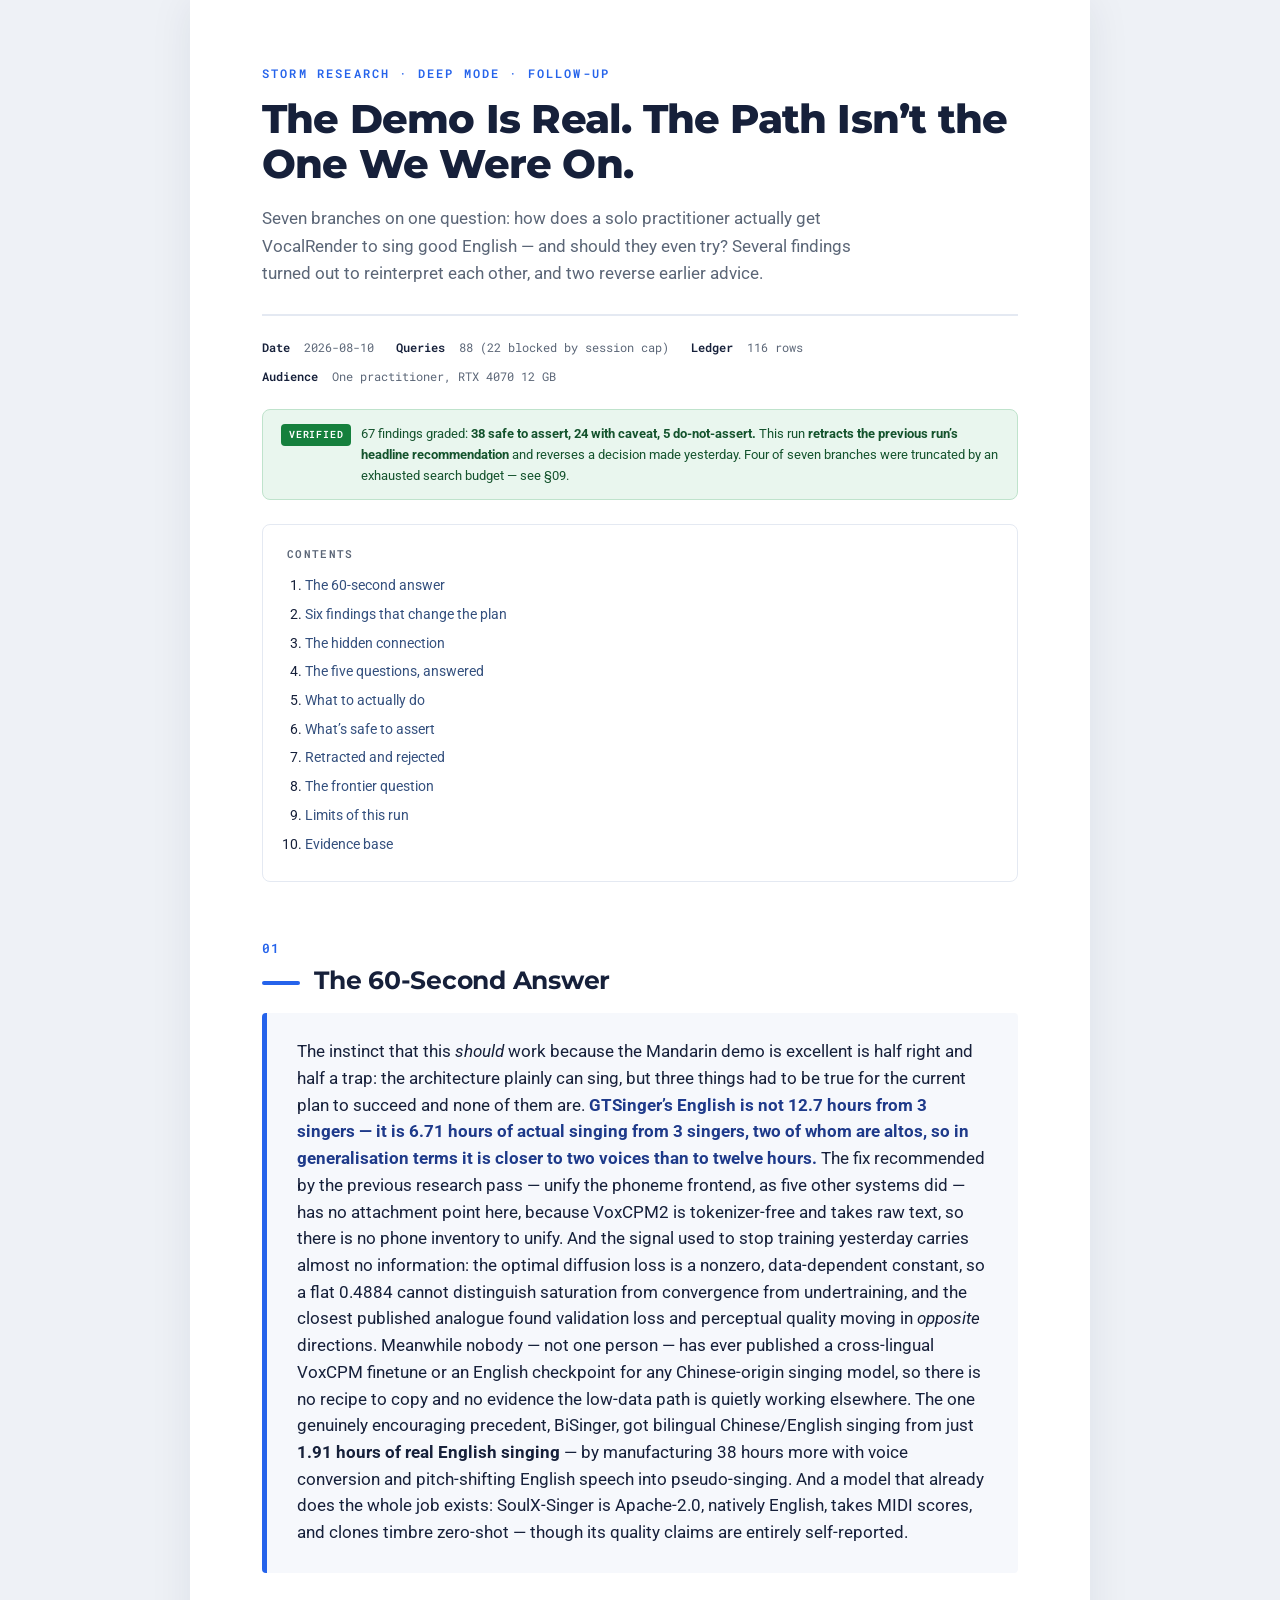
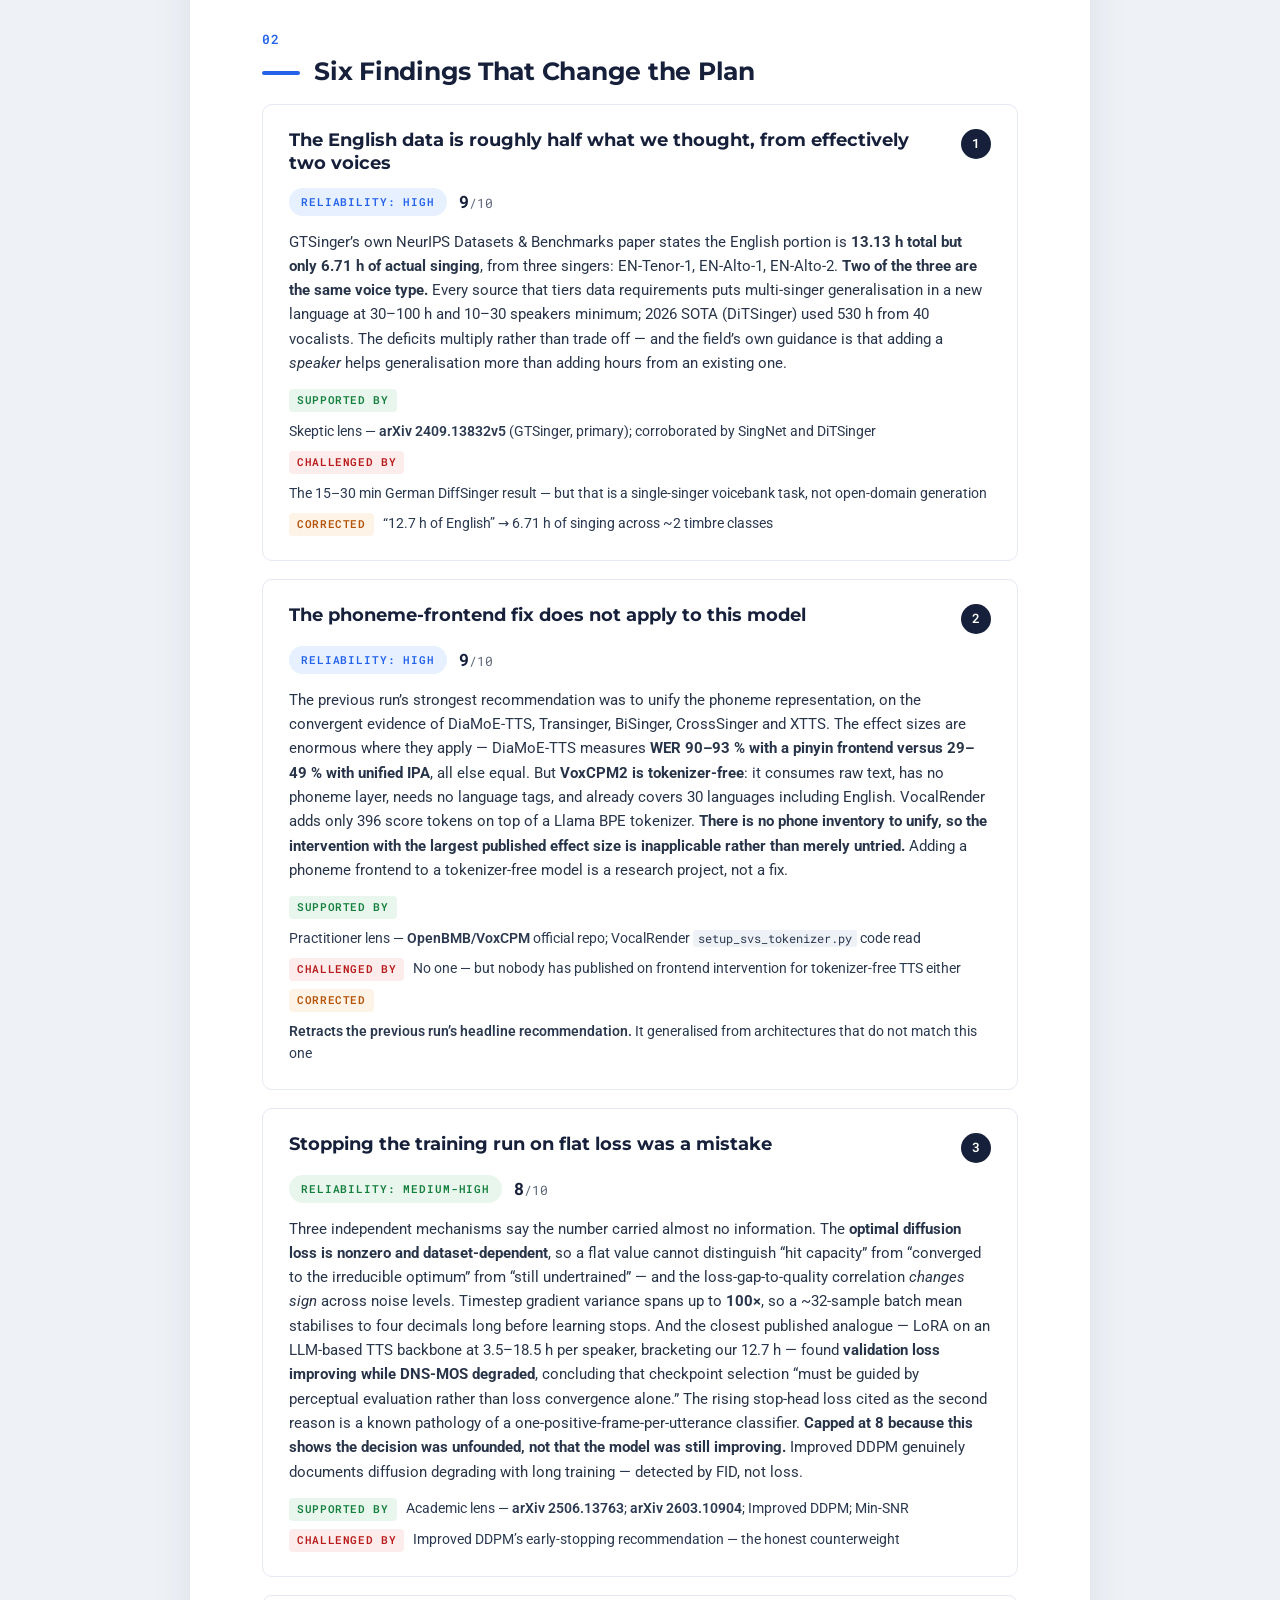
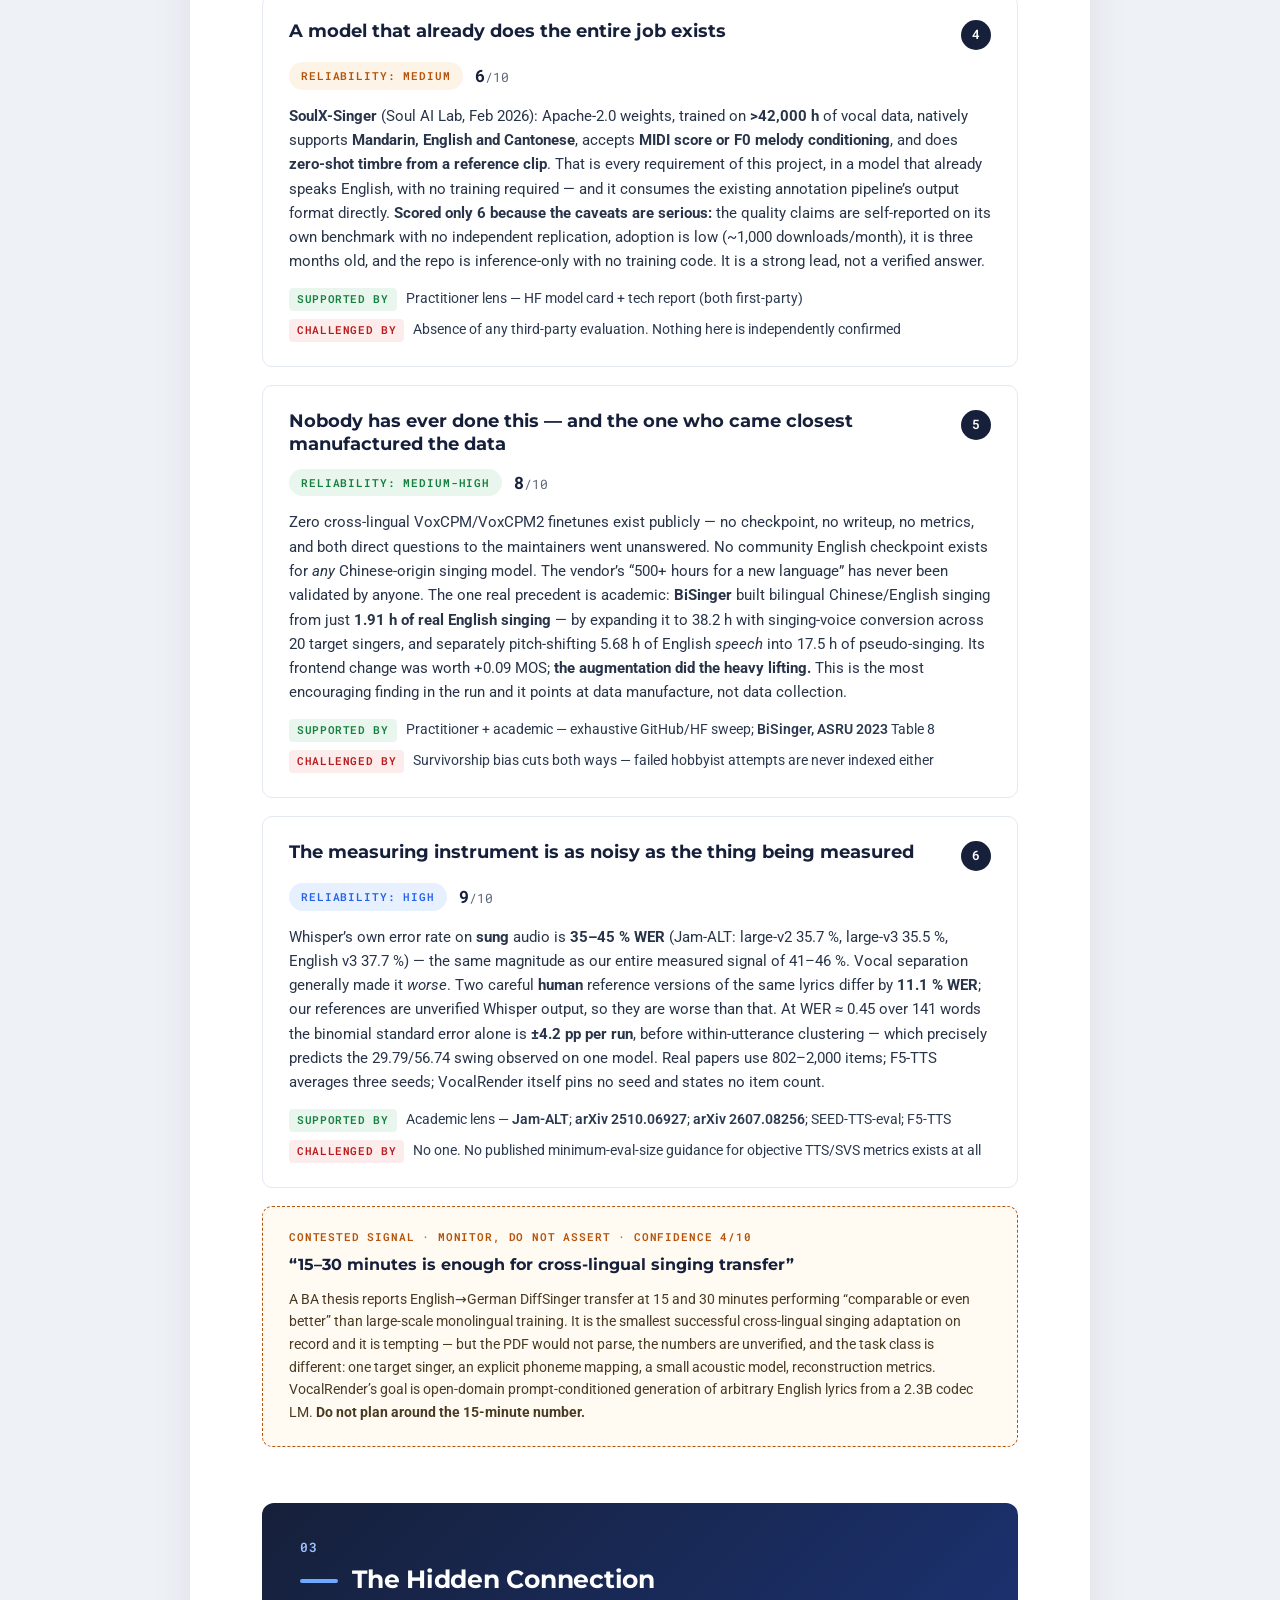
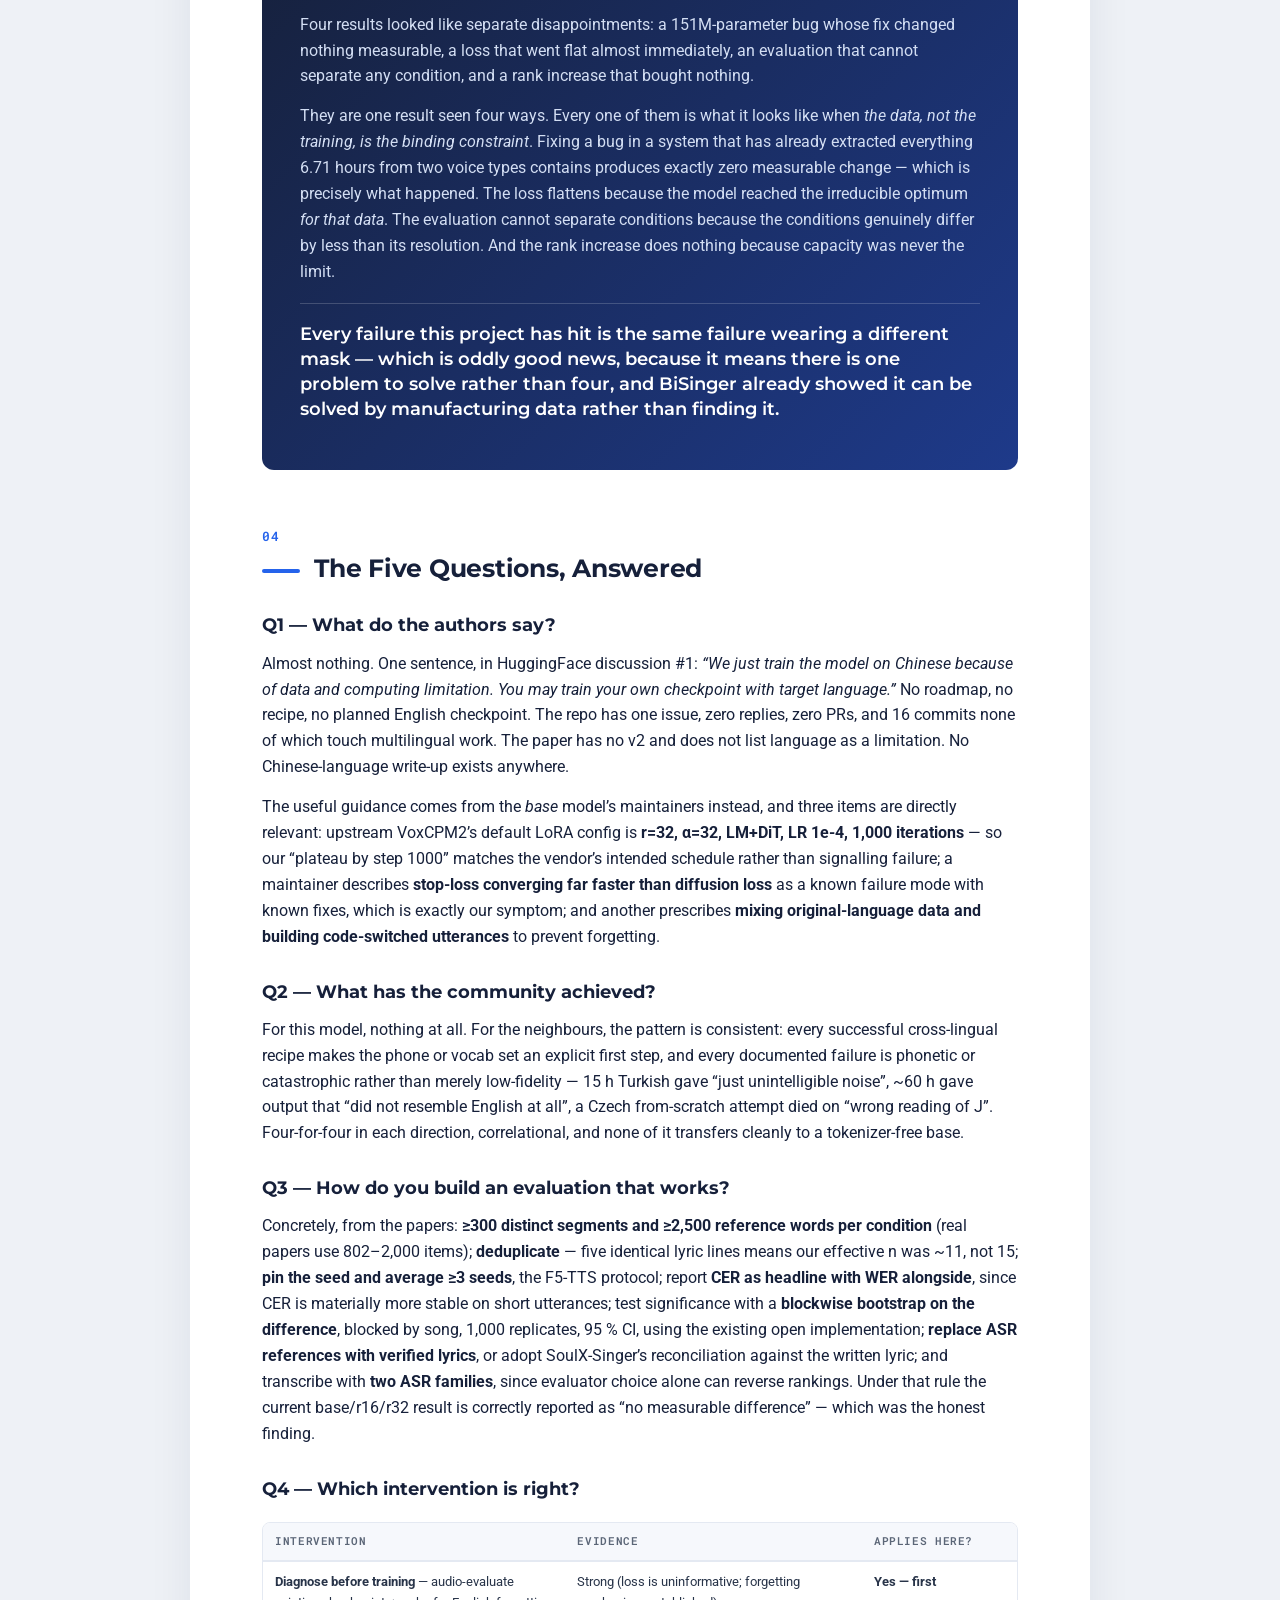
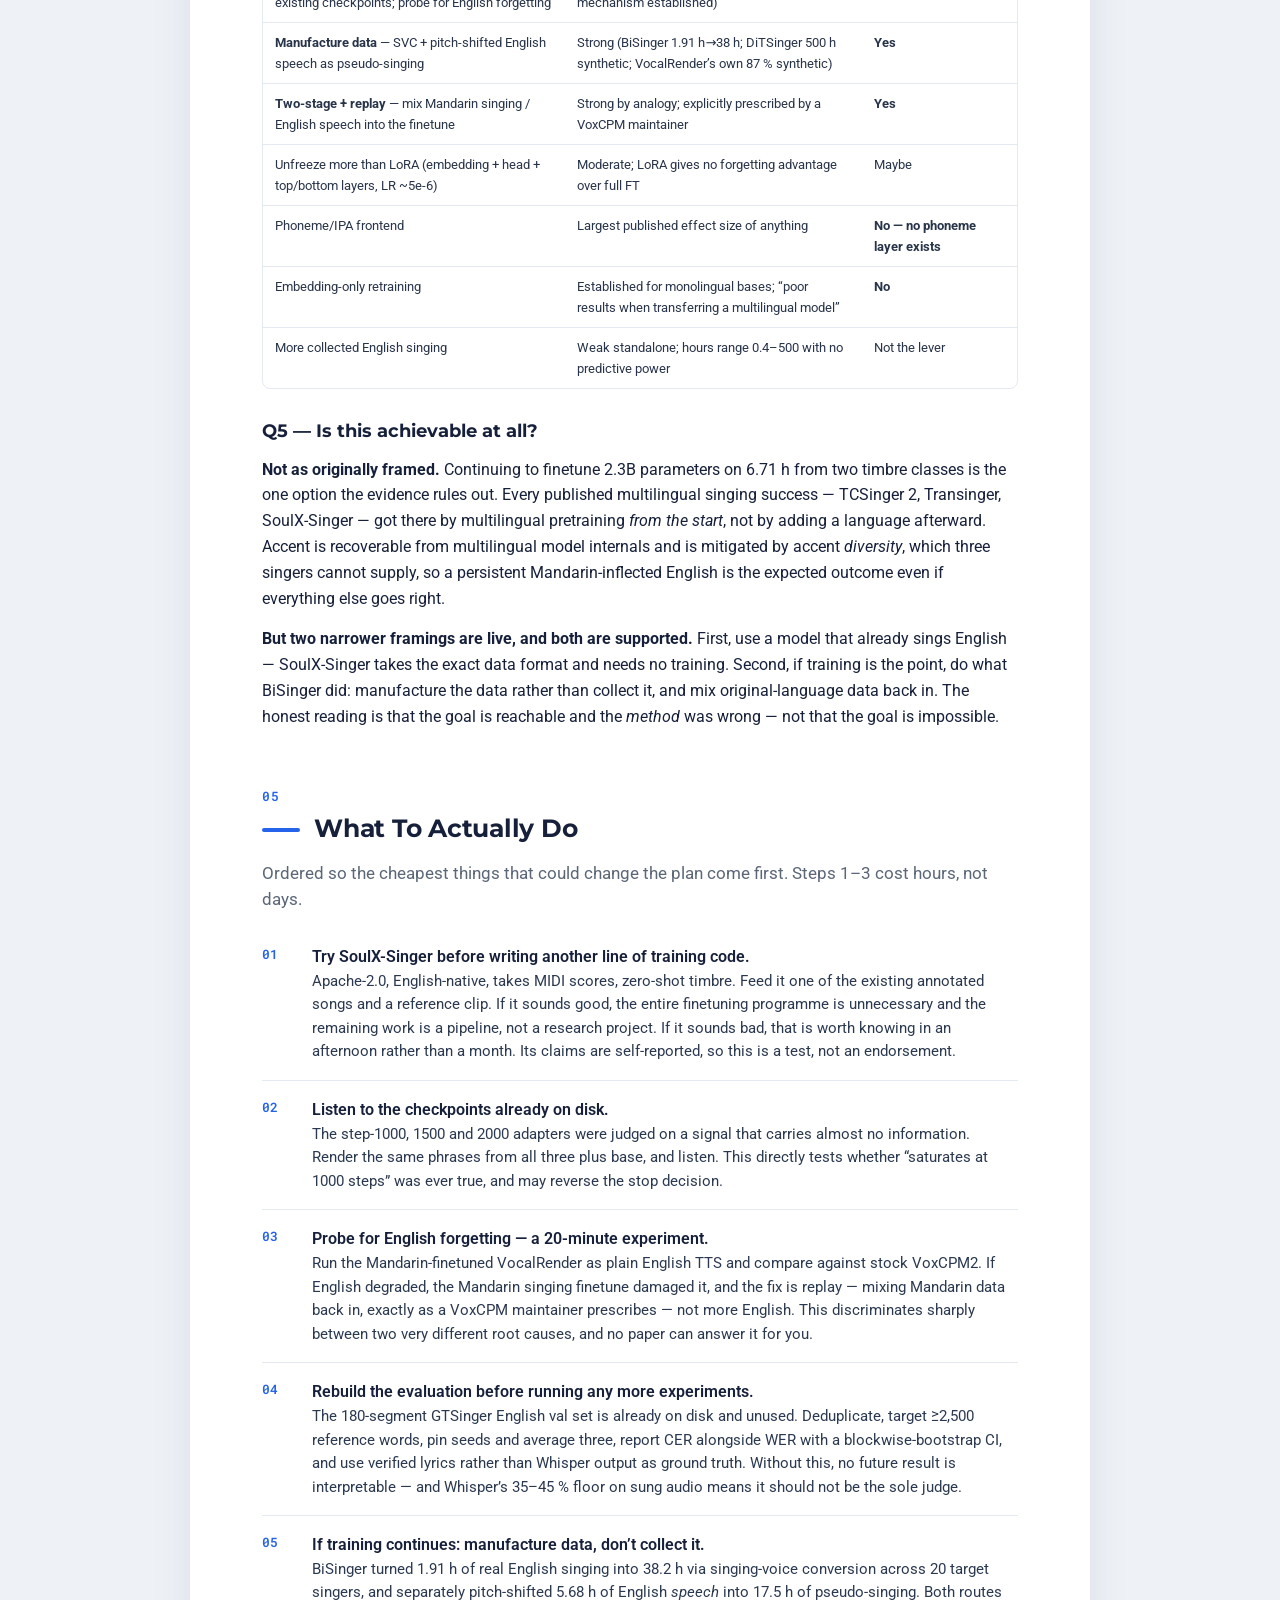
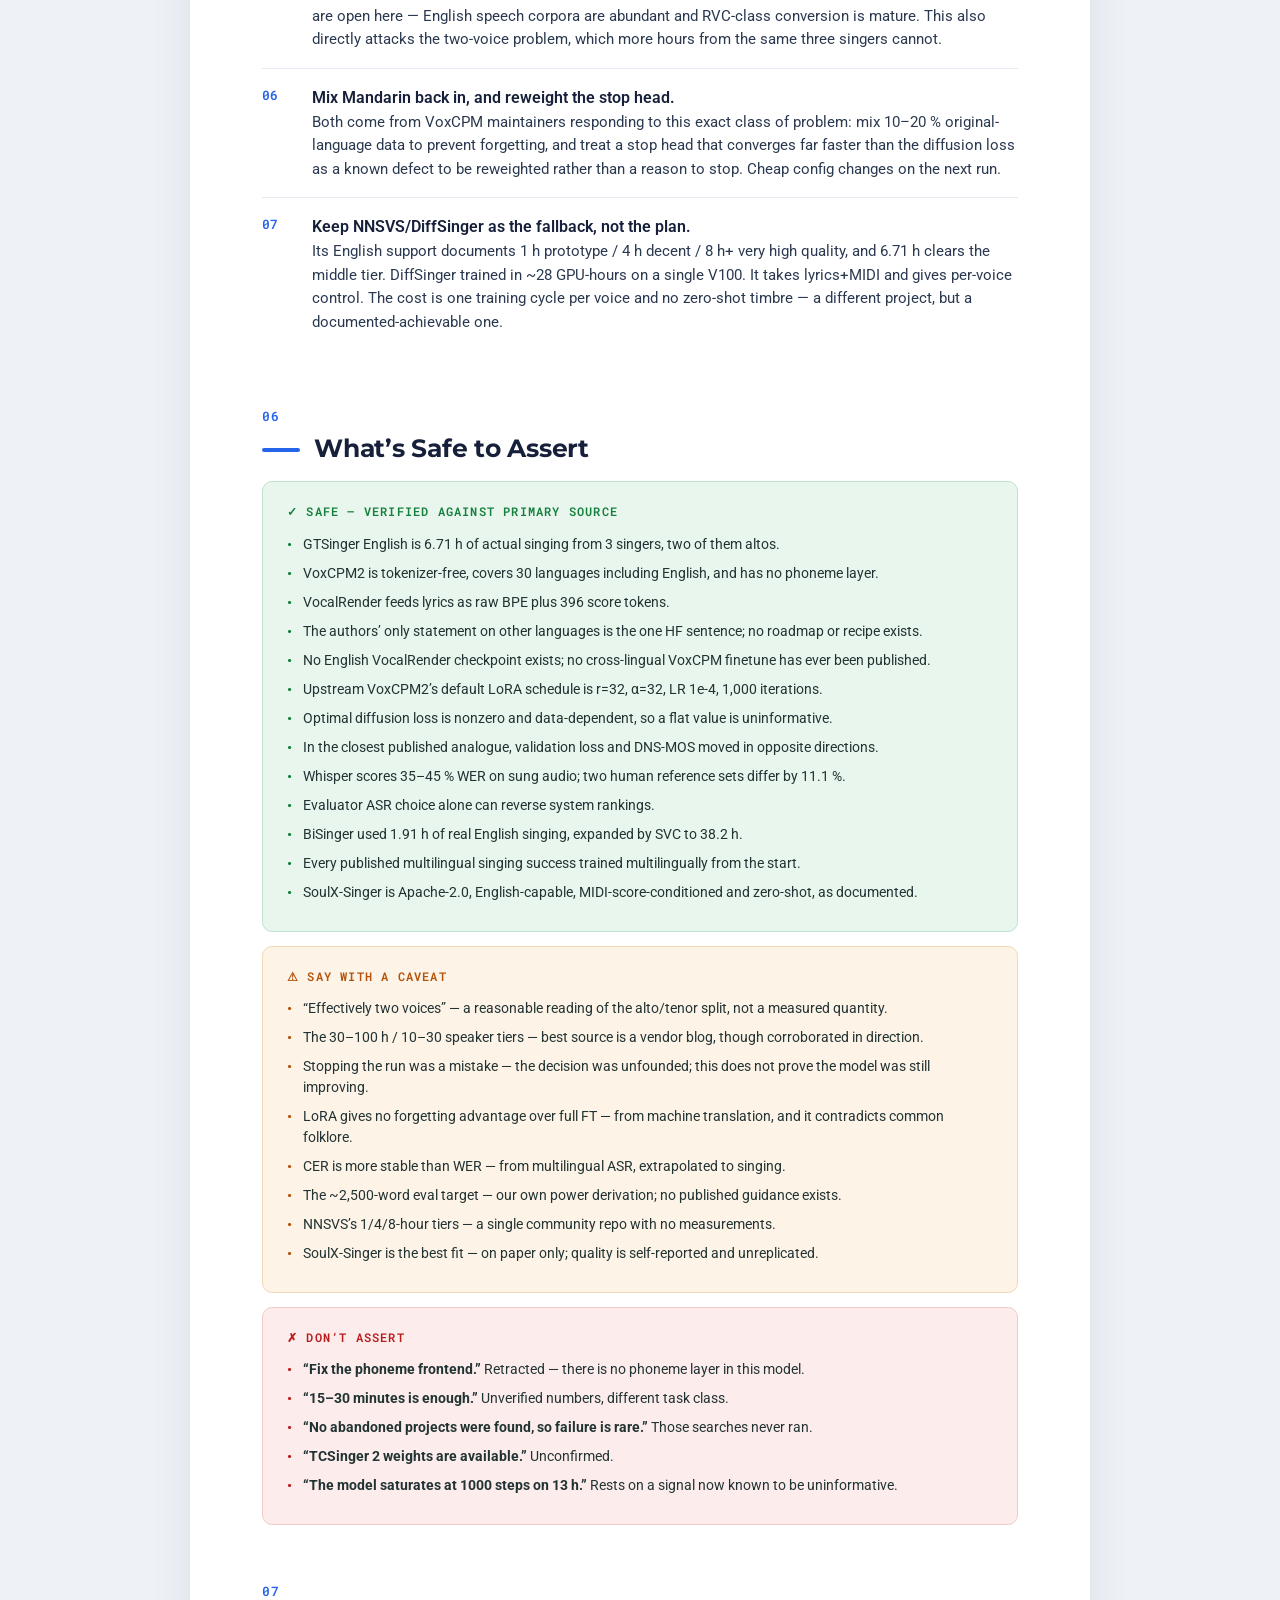
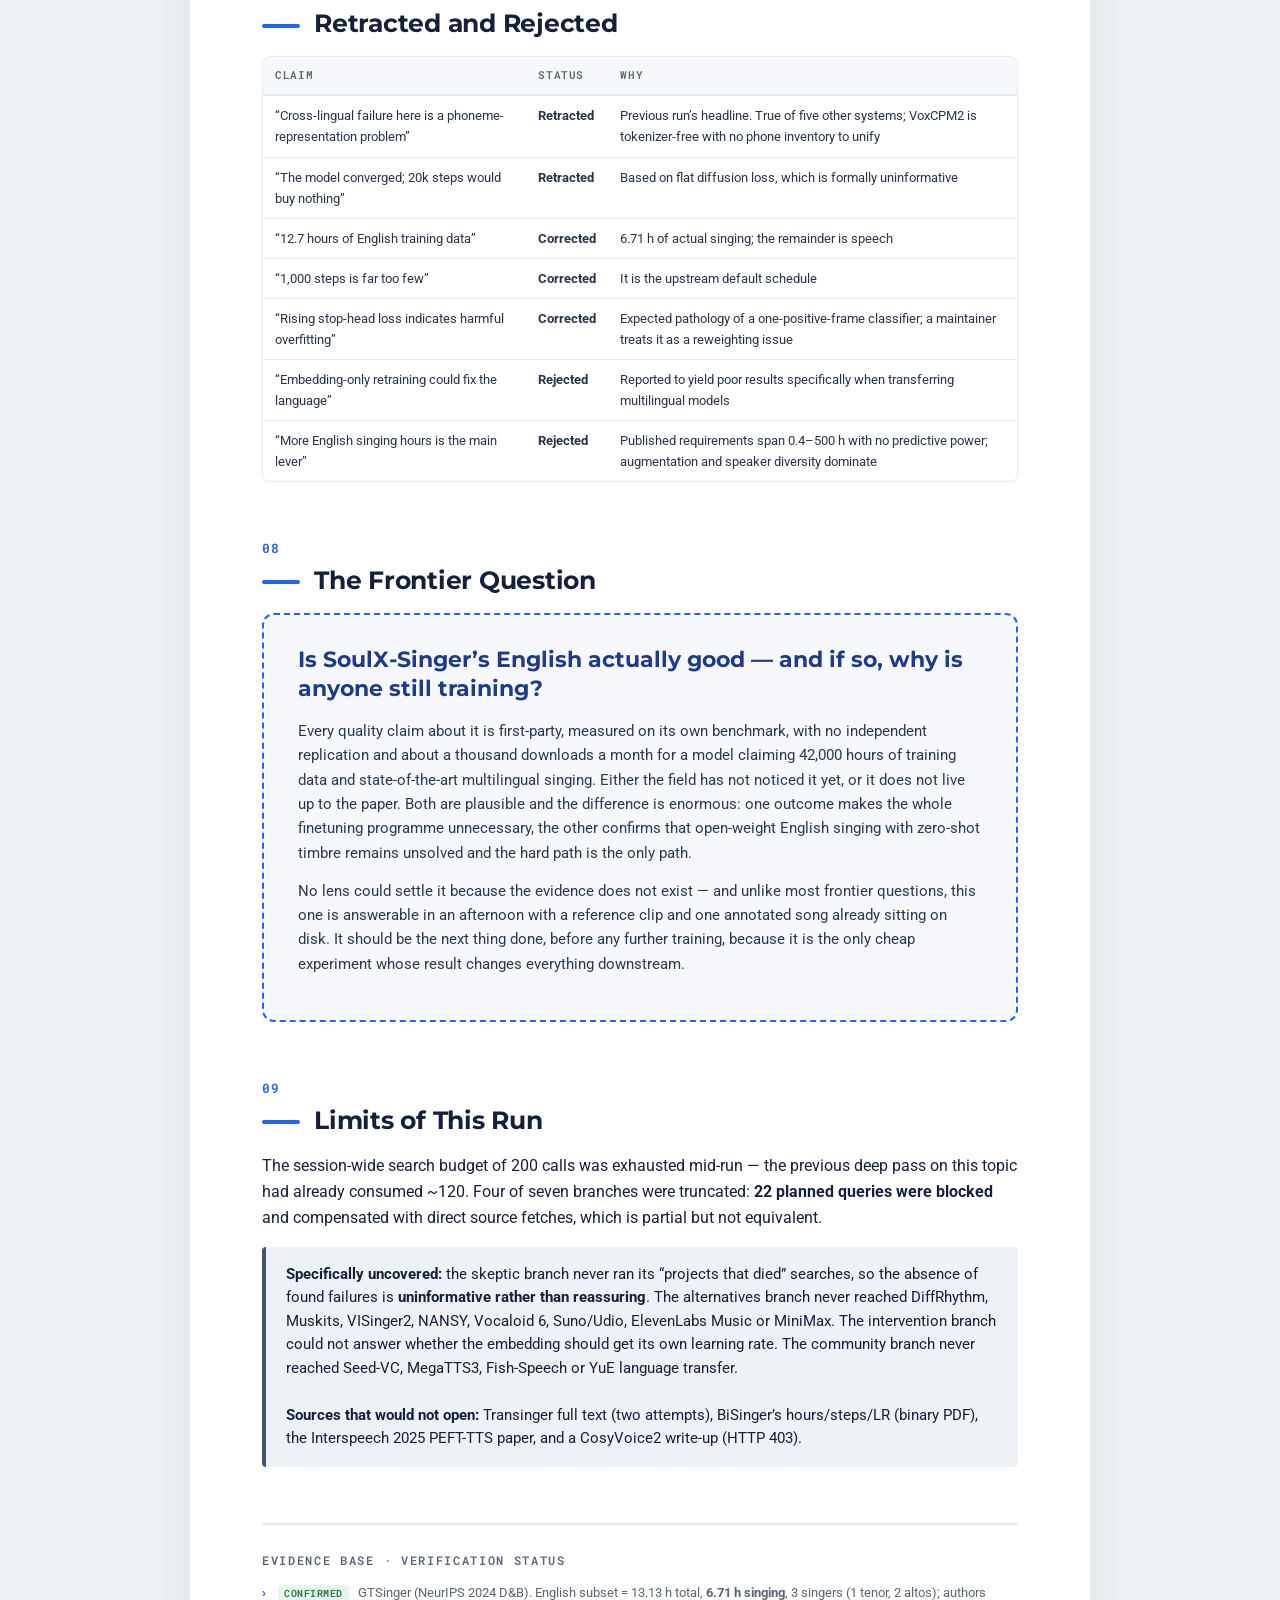
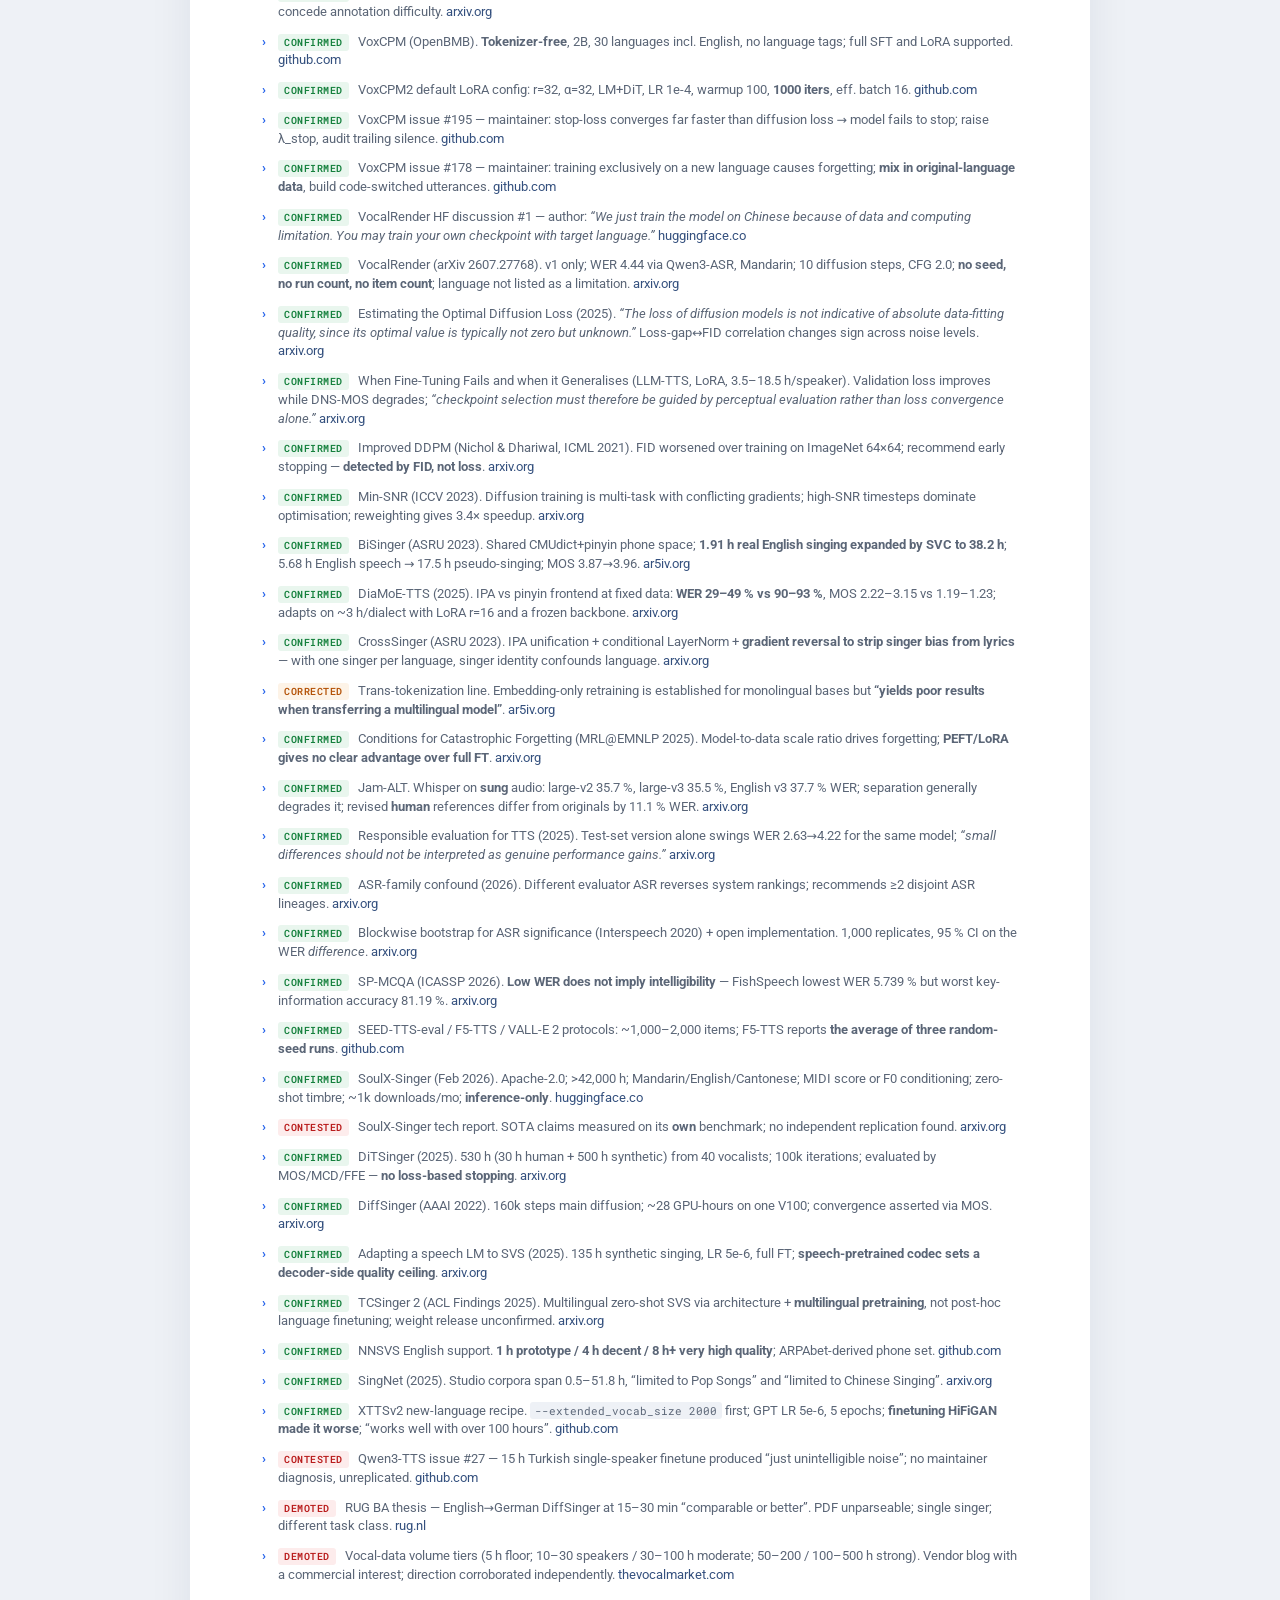
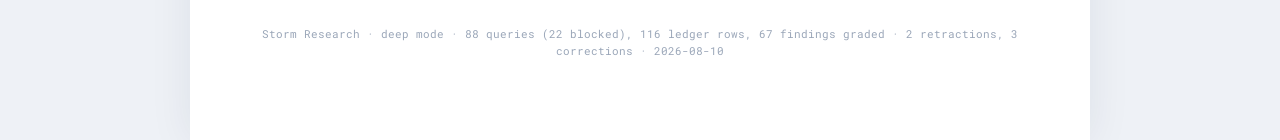
<file: storm-reports/vocalrender-english-path-forward/report.html>
<!DOCTYPE html>
<html lang="en">
<head>
<meta charset="UTF-8" />
<meta name="viewport" content="width=device-width, initial-scale=1.0" />
<title>Storm Research: Making VocalRender Sing English — The Path Forward</title>
<link rel="preconnect" href="https://fonts.googleapis.com" />
<link rel="preconnect" href="https://fonts.gstatic.com" crossorigin />
<link href="https://fonts.googleapis.com/css2?family=Montserrat:wght@400;500;600;700;800&family=Roboto+Mono:wght@400;500;600&family=Roboto:wght@300;400;500;700&display=swap" rel="stylesheet" />
<style>
  :root {
    --blue: #2563eb; --blue-dark: #1e3a8a; --ink: #16203a; --muted: #5b6677; --line: #e4e9f2;
    --bg-soft: #f6f8fc; --green: #15803d; --green-bg: #e9f6ee; --amber: #b45309; --amber-bg: #fdf3e7;
    --slate: #475569; --slate-bg: #eef1f6; --red: #b91c1c; --red-bg: #fdecec;
  }
  * { box-sizing: border-box; margin: 0; padding: 0; }
  body { font-family: 'Roboto', system-ui, sans-serif; color: var(--ink); background: #eef1f6; line-height: 1.62; font-weight: 400; -webkit-font-smoothing: antialiased; }
  .page { max-width: 900px; margin: 0 auto; background: #fff; padding: 64px 72px 80px; box-shadow: 0 1px 40px rgba(22,32,58,0.08); }
  .eyebrow { font-family: 'Roboto Mono', monospace; font-size: 12px; font-weight: 600; letter-spacing: 0.18em; text-transform: uppercase; color: var(--blue); margin-bottom: 14px; }
  h1 { font-family: 'Montserrat', sans-serif; font-weight: 800; font-size: 40px; line-height: 1.12; letter-spacing: -0.02em; color: var(--ink); margin-bottom: 18px; }
  .lede { font-size: 17px; color: var(--muted); max-width: 640px; }
  .meta-row { display: flex; flex-wrap: wrap; gap: 10px 22px; margin-top: 26px; padding-top: 22px; border-top: 2px solid var(--line); font-family: 'Roboto Mono', monospace; font-size: 12px; color: var(--muted); }
  .meta-row b { color: var(--ink); font-weight: 600; }
  .verify-banner { margin-top: 22px; background: var(--green-bg); border: 1px solid #bfe3cc; border-radius: 8px; padding: 13px 18px; font-size: 13px; color: #14532d; display: flex; gap: 10px; align-items: baseline; }
  .verify-banner b { font-weight: 700; }
  .verify-banner .tag { font-family: 'Roboto Mono', monospace; font-size: 10px; font-weight: 600; letter-spacing: 0.08em; text-transform: uppercase; background: var(--green); color: #fff; padding: 3px 8px; border-radius: 4px; flex-shrink: 0; }
  .howto { margin-top: 18px; border: 1px solid var(--line); border-radius: 8px; padding: 18px 22px; background: var(--bg-soft); }
  .howto h4 { font-family: 'Roboto Mono', monospace; font-size: 11px; font-weight: 600; letter-spacing: 0.12em; text-transform: uppercase; color: var(--muted); margin-bottom: 10px; }
  .howto ul { list-style: none; }
  .howto li { font-size: 13.5px; color: #2b3950; margin-bottom: 7px; padding-left: 16px; position: relative; }
  .howto li::before { content: "›"; position: absolute; left: 0; color: var(--blue); font-weight: 700; }
  .section { margin-top: 56px; }
  .section-num { font-family: 'Roboto Mono', monospace; font-size: 13px; font-weight: 600; color: var(--blue); letter-spacing: 0.05em; }
  h2 { font-family: 'Montserrat', sans-serif; font-weight: 700; font-size: 25px; letter-spacing: -0.01em; color: var(--ink); margin: 6px 0 18px; line-height: 1.2; }
  h2 .bar { display: inline-block; width: 38px; height: 4px; background: var(--blue); border-radius: 2px; vertical-align: middle; margin-right: 14px; }
  p { margin-bottom: 14px; }
  p.body-lg { font-size: 16.5px; }
  .ceo { background: var(--bg-soft); border-left: 5px solid var(--blue); padding: 26px 30px; border-radius: 4px; font-size: 16.5px; }
  .ceo strong { font-weight: 700; color: var(--blue-dark); }
  .finding { border: 1px solid var(--line); border-radius: 10px; padding: 24px 26px; margin-bottom: 18px; position: relative; }
  .finding-head { display: flex; align-items: flex-start; justify-content: space-between; gap: 18px; margin-bottom: 12px; }
  .finding-title { font-family: 'Montserrat', sans-serif; font-weight: 700; font-size: 18px; line-height: 1.3; color: var(--ink); flex: 1; }
  .finding-rank { font-family: 'Roboto Mono', monospace; font-weight: 600; font-size: 13px; color: #fff; background: var(--ink); width: 30px; height: 30px; border-radius: 50%; display: flex; align-items: center; justify-content: center; flex-shrink: 0; }
  .finding p { font-size: 15px; color: #283449; margin-bottom: 14px; }
  .rel-row { display: flex; align-items: center; gap: 12px; margin-bottom: 14px; flex-wrap: wrap; }
  .rel { display: inline-flex; align-items: center; gap: 9px; font-family: 'Roboto Mono', monospace; font-size: 11px; font-weight: 600; letter-spacing: 0.08em; text-transform: uppercase; padding: 5px 12px; border-radius: 20px; }
  .rel.high { background: #e7f0fe; color: var(--blue); }
  .rel.medhigh { background: var(--green-bg); color: var(--green); }
  .rel.medium { background: var(--amber-bg); color: var(--amber); }
  .rel.low { background: var(--red-bg); color: var(--red); }
  .score { font-family: 'Roboto Mono', monospace; font-size: 13px; font-weight: 600; color: var(--ink); }
  .score b { font-size: 17px; }
  .score span { color: var(--muted); font-weight: 400; }
  .chips { display: flex; flex-direction: column; gap: 8px; margin-top: 6px; }
  .chip-row { display: flex; align-items: baseline; gap: 9px; flex-wrap: wrap; font-size: 13.5px; }
  .chip-label { font-family: 'Roboto Mono', monospace; font-size: 10.5px; font-weight: 600; letter-spacing: 0.06em; text-transform: uppercase; padding: 3px 8px; border-radius: 4px; white-space: nowrap; }
  .chip-label.sup { background: var(--green-bg); color: var(--green); }
  .chip-label.chal { background: var(--red-bg); color: var(--red); }
  .chip-label.fix { background: var(--amber-bg); color: var(--amber); }
  .chip-row span.who { color: #2b3950; }
  .chip-row span.who b { font-weight: 600; }
  .contested { border: 1px dashed var(--amber); background: #fffaf2; border-radius: 10px; padding: 22px 26px; margin-bottom: 18px; }
  .contested .tag { font-family: 'Roboto Mono', monospace; font-size: 10.5px; font-weight: 600; letter-spacing: 0.08em; text-transform: uppercase; color: var(--amber); }
  .contested h4 { font-family: 'Montserrat', sans-serif; font-weight: 700; font-size: 16px; color: var(--ink); margin: 6px 0 10px; }
  .contested p { font-size: 14px; color: #4a3a22; margin-bottom: 0; }
  .connection { background: linear-gradient(135deg, #16203a 0%, #1e3a8a 100%); color: #eaf0fb; border-radius: 12px; padding: 34px 38px; }
  .connection h2 { color: #fff; }
  .connection h2 .bar { background: #6ea8ff; }
  .connection .section-num { color: #9ec1ff; }
  .connection p { color: #d3def3; font-size: 16px; }
  .connection .punch { font-family: 'Montserrat', sans-serif; font-weight: 600; font-size: 18px; color: #fff; line-height: 1.4; margin-top: 18px; padding-top: 18px; border-top: 1px solid rgba(255,255,255,0.18); }
  .assume { border: 1px solid var(--line); border-left: 5px solid var(--amber); border-radius: 6px; padding: 24px 28px; background: #fffdf9; }
  .assume h3 { font-family: 'Montserrat', sans-serif; font-size: 17px; font-weight: 700; color: var(--ink); margin-bottom: 10px; }
  .assume p { font-size: 15px; color: #3a3320; }
  .assume p:last-child { margin-bottom: 0; }
  .action-item { display: flex; gap: 16px; padding: 16px 0; border-bottom: 1px solid var(--line); }
  .action-item:last-child { border-bottom: none; }
  .action-mark { font-family: 'Roboto Mono', monospace; font-weight: 600; font-size: 13px; color: var(--blue); flex-shrink: 0; width: 34px; }
  .action-item .do { font-weight: 600; color: var(--ink); }
  .action-item p { font-size: 14.5px; margin-bottom: 0; color: #2b3950; }
  .frontier { border: 2px dashed var(--blue); border-radius: 12px; padding: 30px 34px; background: var(--bg-soft); }
  .frontier .q { font-family: 'Montserrat', sans-serif; font-weight: 700; font-size: 22px; line-height: 1.32; color: var(--blue-dark); margin-bottom: 16px; }
  .frontier p { font-size: 15px; color: #2b3950; }
  .oncam { margin-top: 18px; }
  .oncam-col { border-radius: 10px; padding: 20px 24px; margin-bottom: 14px; }
  .oncam-col.safe { background: var(--green-bg); border: 1px solid #bfe3cc; }
  .oncam-col.caveat { background: var(--amber-bg); border: 1px solid #f0d9b5; }
  .oncam-col.avoid { background: var(--red-bg); border: 1px solid #f3c9c9; }
  .oncam-col h4 { font-family: 'Roboto Mono', monospace; font-size: 12px; font-weight: 600; letter-spacing: 0.1em; text-transform: uppercase; margin-bottom: 12px; }
  .oncam-col.safe h4 { color: var(--green); }
  .oncam-col.caveat h4 { color: var(--amber); }
  .oncam-col.avoid h4 { color: var(--red); }
  .oncam-col ul { list-style: none; }
  .oncam-col li { font-size: 14px; color: #233; margin-bottom: 8px; padding-left: 16px; position: relative; line-height: 1.5; }
  .oncam-col li::before { content: "•"; position: absolute; left: 0; font-weight: 700; }
  .oncam-col.safe li::before { color: var(--green); }
  .oncam-col.caveat li::before { color: var(--amber); }
  .oncam-col.avoid li::before { color: var(--red); }
  .refs { margin-top: 56px; padding-top: 26px; border-top: 2px solid var(--line); }
  .refs h3 { font-family: 'Roboto Mono', monospace; font-size: 12px; font-weight: 600; letter-spacing: 0.14em; text-transform: uppercase; color: var(--muted); margin-bottom: 14px; }
  .refs ul { list-style: none; }
  .refs li { font-size: 12.5px; color: var(--muted); margin-bottom: 11px; padding-left: 16px; position: relative; line-height: 1.5; }
  .refs li::before { content: "›"; position: absolute; left: 0; color: var(--blue); font-weight: 700; }
  .refs a { color: #34507e; text-decoration: none; }
  .refs a:hover { text-decoration: underline; }
  .refs .vstat { font-family: 'Roboto Mono', monospace; font-size: 10px; font-weight: 600; letter-spacing: 0.05em; text-transform: uppercase; padding: 2px 6px; border-radius: 3px; margin-right: 6px; }
  .vstat.ok { background: var(--green-bg); color: var(--green); }
  .vstat.part { background: var(--amber-bg); color: var(--amber); }
  .vstat.weak { background: var(--red-bg); color: var(--red); }
  .footer { margin-top: 40px; font-family: 'Roboto Mono', monospace; font-size: 11px; color: #9aa6b8; text-align: center; }
  @media (max-width: 640px) { .page { padding: 40px 24px 56px; } h1 { font-size: 30px; } }
  @media print { body { background: #fff; } .page { box-shadow: none; max-width: 100%; padding: 0; } .connection, .oncam-col { -webkit-print-color-adjust: exact; print-color-adjust: exact; } }

  /* --- additions: TOC, data tables, inline code --- */
  .toc { margin-top: 24px; border: 1px solid var(--line); border-radius: 8px; padding: 20px 24px; background: #fff; }
  .toc h4 { font-family: 'Roboto Mono', monospace; font-size: 11px; font-weight: 600; letter-spacing: 0.12em; text-transform: uppercase; color: var(--muted); margin-bottom: 12px; }
  .toc ol { margin-left: 18px; }
  .toc li { font-size: 14px; margin-bottom: 6px; }
  .toc a { color: #34507e; text-decoration: none; }
  .toc a:hover { text-decoration: underline; }
  .tablewrap { overflow-x: auto; margin: 18px 0 22px; border: 1px solid var(--line); border-radius: 8px; }
  table { border-collapse: collapse; width: 100%; font-size: 13px; min-width: 640px; }
  th { background: var(--bg-soft); font-family: 'Roboto Mono', monospace; font-size: 10.5px; font-weight: 600; letter-spacing: 0.06em; text-transform: uppercase; color: var(--muted); text-align: left; padding: 10px 12px; border-bottom: 2px solid var(--line); white-space: nowrap; }
  td { padding: 9px 12px; border-bottom: 1px solid var(--line); color: #283449; vertical-align: top; }
  tr:last-child td { border-bottom: none; }
  td.num { font-family: 'Roboto Mono', monospace; text-align: right; white-space: nowrap; }
  .pill { font-family: 'Roboto Mono', monospace; font-size: 10px; font-weight: 600; padding: 2px 7px; border-radius: 3px; white-space: nowrap; }
  .pill.yes { background: var(--green-bg); color: var(--green); }
  .pill.no { background: var(--red-bg); color: var(--red); }
  .pill.part { background: var(--amber-bg); color: var(--amber); }
  code { font-family: 'Roboto Mono', monospace; font-size: 0.88em; background: var(--slate-bg); padding: 1px 5px; border-radius: 3px; }
  h3.sub { font-family: 'Montserrat', sans-serif; font-weight: 700; font-size: 18px; color: var(--ink); margin: 28px 0 10px; }
  .gap { border-left: 4px solid var(--slate); background: var(--slate-bg); padding: 16px 20px; border-radius: 4px; margin: 16px 0; font-size: 14.5px; }
  .gap b { color: var(--ink); }
</style>
</head>
<body>
<div class="page">

  <header>
    <div class="eyebrow">Storm Research &middot; deep mode &middot; follow-up</div>
    <h1>The Demo Is Real. The Path Isn&rsquo;t the One We Were On.</h1>
    <p class="lede">Seven branches on one question: how does a solo practitioner actually get VocalRender to sing good English &mdash; and should they even try? Several findings turned out to reinterpret each other, and two reverse earlier advice.</p>
    <div class="meta-row">
      <span><b>Date</b> &nbsp;2026-08-10</span>
      <span><b>Queries</b> &nbsp;88 (22 blocked by session cap)</span>
      <span><b>Ledger</b> &nbsp;116 rows</span>
      <span><b>Audience</b> &nbsp;One practitioner, RTX 4070 12&nbsp;GB</span>
    </div>
    <div class="verify-banner">
      <span class="tag">Verified</span>
      <span>67 findings graded: <b>38 safe to assert, 24 with caveat, 5 do-not-assert.</b> This run <b>retracts the previous run&rsquo;s headline recommendation</b> and reverses a decision made yesterday. Four of seven branches were truncated by an exhausted search budget &mdash; see &sect;09.</span>
    </div>
    <div class="toc">
      <h4>Contents</h4>
      <ol>
        <li><a href="#s1">The 60-second answer</a></li>
        <li><a href="#s2">Six findings that change the plan</a></li>
        <li><a href="#s3">The hidden connection</a></li>
        <li><a href="#s4">The five questions, answered</a></li>
        <li><a href="#s5">What to actually do</a></li>
        <li><a href="#s6">What&rsquo;s safe to assert</a></li>
        <li><a href="#s7">Retracted and rejected</a></li>
        <li><a href="#s8">The frontier question</a></li>
        <li><a href="#s9">Limits of this run</a></li>
        <li><a href="#refs">Evidence base</a></li>
      </ol>
    </div>
  </header>

  <section class="section" id="s1">
    <div class="section-num">01</div>
    <h2><span class="bar"></span>The 60-Second Answer</h2>
    <div class="ceo">
      <p style="margin-bottom:0;">The instinct that this <em>should</em> work because the Mandarin demo is excellent is half right and half a trap: the architecture plainly can sing, but three things had to be true for the current plan to succeed and none of them are. <strong>GTSinger&rsquo;s English is not 12.7 hours from 3 singers &mdash; it is 6.71 hours of actual singing from 3 singers, two of whom are altos, so in generalisation terms it is closer to two voices than to twelve hours.</strong> The fix recommended by the previous research pass &mdash; unify the phoneme frontend, as five other systems did &mdash; has no attachment point here, because VoxCPM2 is tokenizer-free and takes raw text, so there is no phone inventory to unify. And the signal used to stop training yesterday carries almost no information: the optimal diffusion loss is a nonzero, data-dependent constant, so a flat 0.4884 cannot distinguish saturation from convergence from undertraining, and the closest published analogue found validation loss and perceptual quality moving in <em>opposite</em> directions. Meanwhile nobody &mdash; not one person &mdash; has ever published a cross-lingual VoxCPM finetune or an English checkpoint for any Chinese-origin singing model, so there is no recipe to copy and no evidence the low-data path is quietly working elsewhere. The one genuinely encouraging precedent, BiSinger, got bilingual Chinese/English singing from just <b>1.91 hours of real English singing</b> &mdash; by manufacturing 38 hours more with voice conversion and pitch-shifting English speech into pseudo-singing. And a model that already does the whole job exists: SoulX-Singer is Apache-2.0, natively English, takes MIDI scores, and clones timbre zero-shot &mdash; though its quality claims are entirely self-reported.</p>
    </div>
  </section>

  <section class="section" id="s2">
    <div class="section-num">02</div>
    <h2><span class="bar"></span>Six Findings That Change the Plan</h2>

    <div class="finding">
      <div class="finding-head"><div class="finding-title">The English data is roughly half what we thought, from effectively two voices</div><div class="finding-rank">1</div></div>
      <div class="rel-row"><div class="rel high">Reliability: High</div><div class="score"><b>9</b><span>/10</span></div></div>
      <p>GTSinger&rsquo;s own NeurIPS Datasets &amp; Benchmarks paper states the English portion is <b>13.13&nbsp;h total but only 6.71&nbsp;h of actual singing</b>, from three singers: EN-Tenor-1, EN-Alto-1, EN-Alto-2. <b>Two of the three are the same voice type.</b> Every source that tiers data requirements puts multi-singer generalisation in a new language at 30&ndash;100&nbsp;h and 10&ndash;30 speakers minimum; 2026 SOTA (DiTSinger) used 530&nbsp;h from 40 vocalists. The deficits multiply rather than trade off &mdash; and the field&rsquo;s own guidance is that adding a <em>speaker</em> helps generalisation more than adding hours from an existing one.</p>
      <div class="chips">
        <div class="chip-row"><span class="chip-label sup">Supported by</span><span class="who">Skeptic lens &mdash; <b>arXiv 2409.13832v5</b> (GTSinger, primary); corroborated by SingNet and DiTSinger</span></div>
        <div class="chip-row"><span class="chip-label chal">Challenged by</span><span class="who">The 15&ndash;30&nbsp;min German DiffSinger result &mdash; but that is a single-singer voicebank task, not open-domain generation</span></div>
        <div class="chip-row"><span class="chip-label fix">Corrected</span><span class="who">&ldquo;12.7&nbsp;h of English&rdquo; &rarr; 6.71&nbsp;h of singing across ~2 timbre classes</span></div>
      </div>
    </div>

    <div class="finding">
      <div class="finding-head"><div class="finding-title">The phoneme-frontend fix does not apply to this model</div><div class="finding-rank">2</div></div>
      <div class="rel-row"><div class="rel high">Reliability: High</div><div class="score"><b>9</b><span>/10</span></div></div>
      <p>The previous run&rsquo;s strongest recommendation was to unify the phoneme representation, on the convergent evidence of DiaMoE-TTS, Transinger, BiSinger, CrossSinger and XTTS. The effect sizes are enormous where they apply &mdash; DiaMoE-TTS measures <b>WER 90&ndash;93&nbsp;% with a pinyin frontend versus 29&ndash;49&nbsp;% with unified IPA</b>, all else equal. But <b>VoxCPM2 is tokenizer-free</b>: it consumes raw text, has no phoneme layer, needs no language tags, and already covers 30 languages including English. VocalRender adds only 396 score tokens on top of a Llama BPE tokenizer. <b>There is no phone inventory to unify, so the intervention with the largest published effect size is inapplicable rather than merely untried.</b> Adding a phoneme frontend to a tokenizer-free model is a research project, not a fix.</p>
      <div class="chips">
        <div class="chip-row"><span class="chip-label sup">Supported by</span><span class="who">Practitioner lens &mdash; <b>OpenBMB/VoxCPM</b> official repo; VocalRender <code>setup_svs_tokenizer.py</code> code read</span></div>
        <div class="chip-row"><span class="chip-label chal">Challenged by</span><span class="who">No one &mdash; but nobody has published on frontend intervention for tokenizer-free TTS either</span></div>
        <div class="chip-row"><span class="chip-label fix">Corrected</span><span class="who"><b>Retracts the previous run&rsquo;s headline recommendation.</b> It generalised from architectures that do not match this one</span></div>
      </div>
    </div>

    <div class="finding">
      <div class="finding-head"><div class="finding-title">Stopping the training run on flat loss was a mistake</div><div class="finding-rank">3</div></div>
      <div class="rel-row"><div class="rel medhigh">Reliability: Medium-high</div><div class="score"><b>8</b><span>/10</span></div></div>
      <p>Three independent mechanisms say the number carried almost no information. The <b>optimal diffusion loss is nonzero and dataset-dependent</b>, so a flat value cannot distinguish &ldquo;hit capacity&rdquo; from &ldquo;converged to the irreducible optimum&rdquo; from &ldquo;still undertrained&rdquo; &mdash; and the loss-gap-to-quality correlation <em>changes sign</em> across noise levels. Timestep gradient variance spans up to <b>100&times;</b>, so a ~32-sample batch mean stabilises to four decimals long before learning stops. And the closest published analogue &mdash; LoRA on an LLM-based TTS backbone at 3.5&ndash;18.5&nbsp;h per speaker, bracketing our 12.7&nbsp;h &mdash; found <b>validation loss improving while DNS-MOS degraded</b>, concluding that checkpoint selection &ldquo;must be guided by perceptual evaluation rather than loss convergence alone.&rdquo; The rising stop-head loss cited as the second reason is a known pathology of a one-positive-frame-per-utterance classifier. <b>Capped at 8 because this shows the decision was unfounded, not that the model was still improving.</b> Improved DDPM genuinely documents diffusion degrading with long training &mdash; detected by FID, not loss.</p>
      <div class="chips">
        <div class="chip-row"><span class="chip-label sup">Supported by</span><span class="who">Academic lens &mdash; <b>arXiv 2506.13763</b>; <b>arXiv 2603.10904</b>; Improved DDPM; Min-SNR</span></div>
        <div class="chip-row"><span class="chip-label chal">Challenged by</span><span class="who">Improved DDPM&rsquo;s early-stopping recommendation &mdash; the honest counterweight</span></div>
      </div>
    </div>

    <div class="finding">
      <div class="finding-head"><div class="finding-title">A model that already does the entire job exists</div><div class="finding-rank">4</div></div>
      <div class="rel-row"><div class="rel medium">Reliability: Medium</div><div class="score"><b>6</b><span>/10</span></div></div>
      <p><b>SoulX-Singer</b> (Soul AI Lab, Feb 2026): Apache-2.0 weights, trained on <b>&gt;42,000&nbsp;h</b> of vocal data, natively supports <b>Mandarin, English and Cantonese</b>, accepts <b>MIDI score or F0 melody conditioning</b>, and does <b>zero-shot timbre from a reference clip</b>. That is every requirement of this project, in a model that already speaks English, with no training required &mdash; and it consumes the existing annotation pipeline&rsquo;s output format directly. <b>Scored only 6 because the caveats are serious:</b> the quality claims are self-reported on its own benchmark with no independent replication, adoption is low (~1,000 downloads/month), it is three months old, and the repo is inference-only with no training code. It is a strong lead, not a verified answer.</p>
      <div class="chips">
        <div class="chip-row"><span class="chip-label sup">Supported by</span><span class="who">Practitioner lens &mdash; HF model card + tech report (both first-party)</span></div>
        <div class="chip-row"><span class="chip-label chal">Challenged by</span><span class="who">Absence of any third-party evaluation. Nothing here is independently confirmed</span></div>
      </div>
    </div>

    <div class="finding">
      <div class="finding-head"><div class="finding-title">Nobody has ever done this &mdash; and the one who came closest manufactured the data</div><div class="finding-rank">5</div></div>
      <div class="rel-row"><div class="rel medhigh">Reliability: Medium-high</div><div class="score"><b>8</b><span>/10</span></div></div>
      <p>Zero cross-lingual VoxCPM/VoxCPM2 finetunes exist publicly &mdash; no checkpoint, no writeup, no metrics, and both direct questions to the maintainers went unanswered. No community English checkpoint exists for <em>any</em> Chinese-origin singing model. The vendor&rsquo;s &ldquo;500+&nbsp;hours for a new language&rdquo; has never been validated by anyone. The one real precedent is academic: <b>BiSinger</b> built bilingual Chinese/English singing from just <b>1.91&nbsp;h of real English singing</b> &mdash; by expanding it to 38.2&nbsp;h with singing-voice conversion across 20 target singers, and separately pitch-shifting 5.68&nbsp;h of English <em>speech</em> into 17.5&nbsp;h of pseudo-singing. Its frontend change was worth +0.09 MOS; <b>the augmentation did the heavy lifting.</b> This is the most encouraging finding in the run and it points at data manufacture, not data collection.</p>
      <div class="chips">
        <div class="chip-row"><span class="chip-label sup">Supported by</span><span class="who">Practitioner + academic &mdash; exhaustive GitHub/HF sweep; <b>BiSinger, ASRU 2023</b> Table 8</span></div>
        <div class="chip-row"><span class="chip-label chal">Challenged by</span><span class="who">Survivorship bias cuts both ways &mdash; failed hobbyist attempts are never indexed either</span></div>
      </div>
    </div>

    <div class="finding">
      <div class="finding-head"><div class="finding-title">The measuring instrument is as noisy as the thing being measured</div><div class="finding-rank">6</div></div>
      <div class="rel-row"><div class="rel high">Reliability: High</div><div class="score"><b>9</b><span>/10</span></div></div>
      <p>Whisper&rsquo;s own error rate on <b>sung</b> audio is <b>35&ndash;45&nbsp;% WER</b> (Jam-ALT: large-v2 35.7&nbsp;%, large-v3 35.5&nbsp;%, English v3 37.7&nbsp;%) &mdash; the same magnitude as our entire measured signal of 41&ndash;46&nbsp;%. Vocal separation generally made it <em>worse</em>. Two careful <b>human</b> reference versions of the same lyrics differ by <b>11.1&nbsp;% WER</b>; our references are unverified Whisper output, so they are worse than that. At WER&nbsp;&asymp;&nbsp;0.45 over 141 words the binomial standard error alone is <b>&plusmn;4.2&nbsp;pp per run</b>, before within-utterance clustering &mdash; which precisely predicts the 29.79/56.74 swing observed on one model. Real papers use 802&ndash;2,000 items; F5-TTS averages three seeds; VocalRender itself pins no seed and states no item count.</p>
      <div class="chips">
        <div class="chip-row"><span class="chip-label sup">Supported by</span><span class="who">Academic lens &mdash; <b>Jam-ALT</b>; <b>arXiv 2510.06927</b>; <b>arXiv 2607.08256</b>; SEED-TTS-eval; F5-TTS</span></div>
        <div class="chip-row"><span class="chip-label chal">Challenged by</span><span class="who">No one. No published minimum-eval-size guidance for objective TTS/SVS metrics exists at all</span></div>
      </div>
    </div>

    <div class="contested">
      <div class="tag">Contested signal &middot; monitor, do not assert &middot; confidence 4/10</div>
      <h4>&ldquo;15&ndash;30 minutes is enough for cross-lingual singing transfer&rdquo;</h4>
      <p>A BA thesis reports English&rarr;German DiffSinger transfer at 15 and 30 minutes performing &ldquo;comparable or even better&rdquo; than large-scale monolingual training. It is the smallest successful cross-lingual singing adaptation on record and it is tempting &mdash; but the PDF would not parse, the numbers are unverified, and the task class is different: one target singer, an explicit phoneme mapping, a small acoustic model, reconstruction metrics. VocalRender&rsquo;s goal is open-domain prompt-conditioned generation of arbitrary English lyrics from a 2.3B codec LM. <b>Do not plan around the 15-minute number.</b></p>
    </div>
  </section>

  <section class="section" id="s3">
    <div class="connection">
      <div class="section-num">03</div>
      <h2><span class="bar"></span>The Hidden Connection</h2>
      <p>Four results looked like separate disappointments: a 151M-parameter bug whose fix changed nothing measurable, a loss that went flat almost immediately, an evaluation that cannot separate any condition, and a rank increase that bought nothing.</p>
      <p>They are one result seen four ways. Every one of them is what it looks like when <em>the data, not the training, is the binding constraint</em>. Fixing a bug in a system that has already extracted everything 6.71 hours from two voice types contains produces exactly zero measurable change &mdash; which is precisely what happened. The loss flattens because the model reached the irreducible optimum <em>for that data</em>. The evaluation cannot separate conditions because the conditions genuinely differ by less than its resolution. And the rank increase does nothing because capacity was never the limit.</p>
      <p class="punch">Every failure this project has hit is the same failure wearing a different mask &mdash; which is oddly good news, because it means there is one problem to solve rather than four, and BiSinger already showed it can be solved by manufacturing data rather than finding it.</p>
    </div>
  </section>

  <section class="section" id="s4">
    <div class="section-num">04</div>
    <h2><span class="bar"></span>The Five Questions, Answered</h2>

    <h3 class="sub">Q1 &mdash; What do the authors say?</h3>
    <p>Almost nothing. One sentence, in HuggingFace discussion #1: <em>&ldquo;We just train the model on Chinese because of data and computing limitation. You may train your own checkpoint with target language.&rdquo;</em> No roadmap, no recipe, no planned English checkpoint. The repo has one issue, zero replies, zero PRs, and 16 commits none of which touch multilingual work. The paper has no v2 and does not list language as a limitation. No Chinese-language write-up exists anywhere.</p>
    <p>The useful guidance comes from the <em>base</em> model&rsquo;s maintainers instead, and three items are directly relevant: upstream VoxCPM2&rsquo;s default LoRA config is <b>r=32, &alpha;=32, LM+DiT, LR 1e-4, 1,000 iterations</b> &mdash; so our &ldquo;plateau by step 1000&rdquo; matches the vendor&rsquo;s intended schedule rather than signalling failure; a maintainer describes <b>stop-loss converging far faster than diffusion loss</b> as a known failure mode with known fixes, which is exactly our symptom; and another prescribes <b>mixing original-language data and building code-switched utterances</b> to prevent forgetting.</p>

    <h3 class="sub">Q2 &mdash; What has the community achieved?</h3>
    <p>For this model, nothing at all. For the neighbours, the pattern is consistent: every successful cross-lingual recipe makes the phone or vocab set an explicit first step, and every documented failure is phonetic or catastrophic rather than merely low-fidelity &mdash; 15&nbsp;h Turkish gave &ldquo;just unintelligible noise&rdquo;, ~60&nbsp;h gave output that &ldquo;did not resemble English at all&rdquo;, a Czech from-scratch attempt died on &ldquo;wrong reading of J&rdquo;. Four-for-four in each direction, correlational, and none of it transfers cleanly to a tokenizer-free base.</p>

    <h3 class="sub">Q3 &mdash; How do you build an evaluation that works?</h3>
    <p>Concretely, from the papers: <b>&ge;300 distinct segments and &ge;2,500 reference words per condition</b> (real papers use 802&ndash;2,000 items); <b>deduplicate</b> &mdash; five identical lyric lines means our effective n was ~11, not 15; <b>pin the seed and average &ge;3 seeds</b>, the F5-TTS protocol; report <b>CER as headline with WER alongside</b>, since CER is materially more stable on short utterances; test significance with a <b>blockwise bootstrap on the difference</b>, blocked by song, 1,000 replicates, 95&nbsp;% CI, using the existing open implementation; <b>replace ASR references with verified lyrics</b>, or adopt SoulX-Singer&rsquo;s reconciliation against the written lyric; and transcribe with <b>two ASR families</b>, since evaluator choice alone can reverse rankings. Under that rule the current base/r16/r32 result is correctly reported as &ldquo;no measurable difference&rdquo; &mdash; which was the honest finding.</p>

    <h3 class="sub">Q4 &mdash; Which intervention is right?</h3>
    <div class="tablewrap">
    <table>
      <thead><tr><th>Intervention</th><th>Evidence</th><th>Applies here?</th></tr></thead>
      <tbody>
        <tr><td><b>Diagnose before training</b> &mdash; audio-evaluate existing checkpoints; probe for English forgetting</td><td>Strong (loss is uninformative; forgetting mechanism established)</td><td><b>Yes &mdash; first</b></td></tr>
        <tr><td><b>Manufacture data</b> &mdash; SVC + pitch-shifted English speech as pseudo-singing</td><td>Strong (BiSinger 1.91&nbsp;h&rarr;38&nbsp;h; DiTSinger 500&nbsp;h synthetic; VocalRender&rsquo;s own 87&nbsp;% synthetic)</td><td><b>Yes</b></td></tr>
        <tr><td><b>Two-stage + replay</b> &mdash; mix Mandarin singing / English speech into the finetune</td><td>Strong by analogy; explicitly prescribed by a VoxCPM maintainer</td><td><b>Yes</b></td></tr>
        <tr><td>Unfreeze more than LoRA (embedding + head + top/bottom layers, LR ~5e-6)</td><td>Moderate; LoRA gives no forgetting advantage over full FT</td><td>Maybe</td></tr>
        <tr><td>Phoneme/IPA frontend</td><td>Largest published effect size of anything</td><td><b>No &mdash; no phoneme layer exists</b></td></tr>
        <tr><td>Embedding-only retraining</td><td>Established for monolingual bases; &ldquo;poor results when transferring a multilingual model&rdquo;</td><td><b>No</b></td></tr>
        <tr><td>More collected English singing</td><td>Weak standalone; hours range 0.4&ndash;500 with no predictive power</td><td>Not the lever</td></tr>
      </tbody>
    </table>
    </div>

    <h3 class="sub">Q5 &mdash; Is this achievable at all?</h3>
    <p><b>Not as originally framed.</b> Continuing to finetune 2.3B parameters on 6.71&nbsp;h from two timbre classes is the one option the evidence rules out. Every published multilingual singing success &mdash; TCSinger 2, Transinger, SoulX-Singer &mdash; got there by multilingual pretraining <em>from the start</em>, not by adding a language afterward. Accent is recoverable from multilingual model internals and is mitigated by accent <em>diversity</em>, which three singers cannot supply, so a persistent Mandarin-inflected English is the expected outcome even if everything else goes right.</p>
    <p><b>But two narrower framings are live, and both are supported.</b> First, use a model that already sings English &mdash; SoulX-Singer takes the exact data format and needs no training. Second, if training is the point, do what BiSinger did: manufacture the data rather than collect it, and mix original-language data back in. The honest reading is that the goal is reachable and the <em>method</em> was wrong &mdash; not that the goal is impossible.</p>
  </section>

  <section class="section" id="s5">
    <div class="section-num">05</div>
    <h2><span class="bar"></span>What To Actually Do</h2>
    <p class="body-lg" style="color:var(--muted);">Ordered so the cheapest things that could change the plan come first. Steps 1&ndash;3 cost hours, not days.</p>

    <div class="action-item"><div class="action-mark">01</div><div><span class="do">Try SoulX-Singer before writing another line of training code.</span>
    <p>Apache-2.0, English-native, takes MIDI scores, zero-shot timbre. Feed it one of the existing annotated songs and a reference clip. If it sounds good, the entire finetuning programme is unnecessary and the remaining work is a pipeline, not a research project. If it sounds bad, that is worth knowing in an afternoon rather than a month. Its claims are self-reported, so this is a test, not an endorsement.</p></div></div>

    <div class="action-item"><div class="action-mark">02</div><div><span class="do">Listen to the checkpoints already on disk.</span>
    <p>The step-1000, 1500 and 2000 adapters were judged on a signal that carries almost no information. Render the same phrases from all three plus base, and listen. This directly tests whether &ldquo;saturates at 1000 steps&rdquo; was ever true, and may reverse the stop decision.</p></div></div>

    <div class="action-item"><div class="action-mark">03</div><div><span class="do">Probe for English forgetting &mdash; a 20-minute experiment.</span>
    <p>Run the Mandarin-finetuned VocalRender as plain English TTS and compare against stock VoxCPM2. If English degraded, the Mandarin singing finetune damaged it, and the fix is replay &mdash; mixing Mandarin data back in, exactly as a VoxCPM maintainer prescribes &mdash; not more English. This discriminates sharply between two very different root causes, and no paper can answer it for you.</p></div></div>

    <div class="action-item"><div class="action-mark">04</div><div><span class="do">Rebuild the evaluation before running any more experiments.</span>
    <p>The 180-segment GTSinger English val set is already on disk and unused. Deduplicate, target &ge;2,500 reference words, pin seeds and average three, report CER alongside WER with a blockwise-bootstrap CI, and use verified lyrics rather than Whisper output as ground truth. Without this, no future result is interpretable &mdash; and Whisper&rsquo;s 35&ndash;45&nbsp;% floor on sung audio means it should not be the sole judge.</p></div></div>

    <div class="action-item"><div class="action-mark">05</div><div><span class="do">If training continues: manufacture data, don&rsquo;t collect it.</span>
    <p>BiSinger turned 1.91&nbsp;h of real English singing into 38.2&nbsp;h via singing-voice conversion across 20 target singers, and separately pitch-shifted 5.68&nbsp;h of English <em>speech</em> into 17.5&nbsp;h of pseudo-singing. Both routes are open here &mdash; English speech corpora are abundant and RVC-class conversion is mature. This also directly attacks the two-voice problem, which more hours from the same three singers cannot.</p></div></div>

    <div class="action-item"><div class="action-mark">06</div><div><span class="do">Mix Mandarin back in, and reweight the stop head.</span>
    <p>Both come from VoxCPM maintainers responding to this exact class of problem: mix 10&ndash;20&nbsp;% original-language data to prevent forgetting, and treat a stop head that converges far faster than the diffusion loss as a known defect to be reweighted rather than a reason to stop. Cheap config changes on the next run.</p></div></div>

    <div class="action-item"><div class="action-mark">07</div><div><span class="do">Keep NNSVS/DiffSinger as the fallback, not the plan.</span>
    <p>Its English support documents 1&nbsp;h prototype / 4&nbsp;h decent / 8&nbsp;h+ very high quality, and 6.71&nbsp;h clears the middle tier. DiffSinger trained in ~28 GPU-hours on a single V100. It takes lyrics+MIDI and gives per-voice control. The cost is one training cycle per voice and no zero-shot timbre &mdash; a different project, but a documented-achievable one.</p></div></div>
  </section>

  <section class="section" id="s6">
    <div class="section-num">06</div>
    <h2><span class="bar"></span>What&rsquo;s Safe to Assert</h2>
    <div class="oncam">
      <div class="oncam-col safe">
        <h4>&#10003; Safe &mdash; verified against primary source</h4>
        <ul>
          <li>GTSinger English is 6.71&nbsp;h of actual singing from 3 singers, two of them altos.</li>
          <li>VoxCPM2 is tokenizer-free, covers 30 languages including English, and has no phoneme layer.</li>
          <li>VocalRender feeds lyrics as raw BPE plus 396 score tokens.</li>
          <li>The authors&rsquo; only statement on other languages is the one HF sentence; no roadmap or recipe exists.</li>
          <li>No English VocalRender checkpoint exists; no cross-lingual VoxCPM finetune has ever been published.</li>
          <li>Upstream VoxCPM2&rsquo;s default LoRA schedule is r=32, &alpha;=32, LR 1e-4, 1,000 iterations.</li>
          <li>Optimal diffusion loss is nonzero and data-dependent, so a flat value is uninformative.</li>
          <li>In the closest published analogue, validation loss and DNS-MOS moved in opposite directions.</li>
          <li>Whisper scores 35&ndash;45&nbsp;% WER on sung audio; two human reference sets differ by 11.1&nbsp;%.</li>
          <li>Evaluator ASR choice alone can reverse system rankings.</li>
          <li>BiSinger used 1.91&nbsp;h of real English singing, expanded by SVC to 38.2&nbsp;h.</li>
          <li>Every published multilingual singing success trained multilingually from the start.</li>
          <li>SoulX-Singer is Apache-2.0, English-capable, MIDI-score-conditioned and zero-shot, as documented.</li>
        </ul>
      </div>
      <div class="oncam-col caveat">
        <h4>&#9888; Say with a caveat</h4>
        <ul>
          <li>&ldquo;Effectively two voices&rdquo; &mdash; a reasonable reading of the alto/tenor split, not a measured quantity.</li>
          <li>The 30&ndash;100&nbsp;h / 10&ndash;30 speaker tiers &mdash; best source is a vendor blog, though corroborated in direction.</li>
          <li>Stopping the run was a mistake &mdash; the decision was unfounded; this does not prove the model was still improving.</li>
          <li>LoRA gives no forgetting advantage over full FT &mdash; from machine translation, and it contradicts common folklore.</li>
          <li>CER is more stable than WER &mdash; from multilingual ASR, extrapolated to singing.</li>
          <li>The ~2,500-word eval target &mdash; our own power derivation; no published guidance exists.</li>
          <li>NNSVS&rsquo;s 1/4/8-hour tiers &mdash; a single community repo with no measurements.</li>
          <li>SoulX-Singer is the best fit &mdash; on paper only; quality is self-reported and unreplicated.</li>
        </ul>
      </div>
      <div class="oncam-col avoid">
        <h4>&#10007; Don&rsquo;t assert</h4>
        <ul>
          <li><b>&ldquo;Fix the phoneme frontend.&rdquo;</b> Retracted &mdash; there is no phoneme layer in this model.</li>
          <li><b>&ldquo;15&ndash;30 minutes is enough.&rdquo;</b> Unverified numbers, different task class.</li>
          <li><b>&ldquo;No abandoned projects were found, so failure is rare.&rdquo;</b> Those searches never ran.</li>
          <li><b>&ldquo;TCSinger 2 weights are available.&rdquo;</b> Unconfirmed.</li>
          <li><b>&ldquo;The model saturates at 1000 steps on 13&nbsp;h.&rdquo;</b> Rests on a signal now known to be uninformative.</li>
        </ul>
      </div>
    </div>
  </section>

  <section class="section" id="s7">
    <div class="section-num">07</div>
    <h2><span class="bar"></span>Retracted and Rejected</h2>
    <div class="tablewrap">
    <table>
      <thead><tr><th>Claim</th><th>Status</th><th>Why</th></tr></thead>
      <tbody>
        <tr><td>&ldquo;Cross-lingual failure here is a phoneme-representation problem&rdquo;</td><td><b>Retracted</b></td><td>Previous run&rsquo;s headline. True of five other systems; VoxCPM2 is tokenizer-free with no phone inventory to unify</td></tr>
        <tr><td>&ldquo;The model converged; 20k steps would buy nothing&rdquo;</td><td><b>Retracted</b></td><td>Based on flat diffusion loss, which is formally uninformative</td></tr>
        <tr><td>&ldquo;12.7 hours of English training data&rdquo;</td><td><b>Corrected</b></td><td>6.71&nbsp;h of actual singing; the remainder is speech</td></tr>
        <tr><td>&ldquo;1,000 steps is far too few&rdquo;</td><td><b>Corrected</b></td><td>It is the upstream default schedule</td></tr>
        <tr><td>&ldquo;Rising stop-head loss indicates harmful overfitting&rdquo;</td><td><b>Corrected</b></td><td>Expected pathology of a one-positive-frame classifier; a maintainer treats it as a reweighting issue</td></tr>
        <tr><td>&ldquo;Embedding-only retraining could fix the language&rdquo;</td><td><b>Rejected</b></td><td>Reported to yield poor results specifically when transferring multilingual models</td></tr>
        <tr><td>&ldquo;More English singing hours is the main lever&rdquo;</td><td><b>Rejected</b></td><td>Published requirements span 0.4&ndash;500&nbsp;h with no predictive power; augmentation and speaker diversity dominate</td></tr>
      </tbody>
    </table>
    </div>
  </section>

  <section class="section" id="s8">
    <div class="section-num">08</div>
    <h2><span class="bar"></span>The Frontier Question</h2>
    <div class="frontier">
      <div class="q">Is SoulX-Singer&rsquo;s English actually good &mdash; and if so, why is anyone still training?</div>
      <p>Every quality claim about it is first-party, measured on its own benchmark, with no independent replication and about a thousand downloads a month for a model claiming 42,000 hours of training data and state-of-the-art multilingual singing. Either the field has not noticed it yet, or it does not live up to the paper. Both are plausible and the difference is enormous: one outcome makes the whole finetuning programme unnecessary, the other confirms that open-weight English singing with zero-shot timbre remains unsolved and the hard path is the only path.</p>
      <p>No lens could settle it because the evidence does not exist &mdash; and unlike most frontier questions, this one is answerable in an afternoon with a reference clip and one annotated song already sitting on disk. It should be the next thing done, before any further training, because it is the only cheap experiment whose result changes everything downstream.</p>
    </div>
  </section>

  <section class="section" id="s9">
    <div class="section-num">09</div>
    <h2><span class="bar"></span>Limits of This Run</h2>
    <p>The session-wide search budget of 200 calls was exhausted mid-run &mdash; the previous deep pass on this topic had already consumed ~120. Four of seven branches were truncated: <b>22 planned queries were blocked</b> and compensated with direct source fetches, which is partial but not equivalent.</p>
    <div class="gap">
      <b>Specifically uncovered:</b> the skeptic branch never ran its &ldquo;projects that died&rdquo; searches, so the absence of found failures is <b>uninformative rather than reassuring</b>. The alternatives branch never reached DiffRhythm, Muskits, VISinger2, NANSY, Vocaloid 6, Suno/Udio, ElevenLabs Music or MiniMax. The intervention branch could not answer whether the embedding should get its own learning rate. The community branch never reached Seed-VC, MegaTTS3, Fish-Speech or YuE language transfer.<br><br>
      <b>Sources that would not open:</b> Transinger full text (two attempts), BiSinger&rsquo;s hours/steps/LR (binary PDF), the Interspeech 2025 PEFT-TTS paper, and a CosyVoice2 write-up (HTTP 403).
    </div>
  </section>

  <div class="refs" id="refs">
    <h3>Evidence base &middot; verification status</h3>
    <ul>
      <li><span class="vstat ok">Confirmed</span> GTSinger (NeurIPS 2024 D&amp;B). English subset = 13.13&nbsp;h total, <b>6.71&nbsp;h singing</b>, 3 singers (1 tenor, 2 altos); authors concede annotation difficulty. <a href="https://arxiv.org/html/2409.13832v5">arxiv.org</a></li>
      <li><span class="vstat ok">Confirmed</span> VoxCPM (OpenBMB). <b>Tokenizer-free</b>, 2B, 30 languages incl. English, no language tags; full SFT and LoRA supported. <a href="https://github.com/OpenBMB/VoxCPM">github.com</a></li>
      <li><span class="vstat ok">Confirmed</span> VoxCPM2 default LoRA config: r=32, &alpha;=32, LM+DiT, LR 1e-4, warmup 100, <b>1000 iters</b>, eff. batch 16. <a href="https://github.com/OpenBMB/VoxCPM">github.com</a></li>
      <li><span class="vstat ok">Confirmed</span> VoxCPM issue #195 &mdash; maintainer: stop-loss converges far faster than diffusion loss &rarr; model fails to stop; raise &lambda;_stop, audit trailing silence. <a href="https://github.com/OpenBMB/VoxCPM/issues/195">github.com</a></li>
      <li><span class="vstat ok">Confirmed</span> VoxCPM issue #178 &mdash; maintainer: training exclusively on a new language causes forgetting; <b>mix in original-language data</b>, build code-switched utterances. <a href="https://github.com/OpenBMB/VoxCPM/issues/178">github.com</a></li>
      <li><span class="vstat ok">Confirmed</span> VocalRender HF discussion #1 &mdash; author: <em>&ldquo;We just train the model on Chinese because of data and computing limitation. You may train your own checkpoint with target language.&rdquo;</em> <a href="https://huggingface.co/pymaster/VocalRender/discussions/1">huggingface.co</a></li>
      <li><span class="vstat ok">Confirmed</span> VocalRender (arXiv 2607.27768). v1 only; WER 4.44 via Qwen3-ASR, Mandarin; 10 diffusion steps, CFG 2.0; <b>no seed, no run count, no item count</b>; language not listed as a limitation. <a href="https://arxiv.org/html/2607.27768v1">arxiv.org</a></li>
      <li><span class="vstat ok">Confirmed</span> Estimating the Optimal Diffusion Loss (2025). <em>&ldquo;The loss of diffusion models is not indicative of absolute data-fitting quality, since its optimal value is typically not zero but unknown.&rdquo;</em> Loss-gap&harr;FID correlation changes sign across noise levels. <a href="https://arxiv.org/html/2506.13763v2">arxiv.org</a></li>
      <li><span class="vstat ok">Confirmed</span> When Fine-Tuning Fails and when it Generalises (LLM-TTS, LoRA, 3.5&ndash;18.5&nbsp;h/speaker). Validation loss improves while DNS-MOS degrades; <em>&ldquo;checkpoint selection must therefore be guided by perceptual evaluation rather than loss convergence alone.&rdquo;</em> <a href="https://arxiv.org/html/2603.10904">arxiv.org</a></li>
      <li><span class="vstat ok">Confirmed</span> Improved DDPM (Nichol &amp; Dhariwal, ICML 2021). FID worsened over training on ImageNet 64&times;64; recommend early stopping &mdash; <b>detected by FID, not loss</b>. <a href="https://arxiv.org/pdf/2102.09672">arxiv.org</a></li>
      <li><span class="vstat ok">Confirmed</span> Min-SNR (ICCV 2023). Diffusion training is multi-task with conflicting gradients; high-SNR timesteps dominate optimisation; reweighting gives 3.4&times; speedup. <a href="https://arxiv.org/abs/2303.09556">arxiv.org</a></li>
      <li><span class="vstat ok">Confirmed</span> BiSinger (ASRU 2023). Shared CMUdict+pinyin phone space; <b>1.91&nbsp;h real English singing expanded by SVC to 38.2&nbsp;h</b>; 5.68&nbsp;h English speech &rarr; 17.5&nbsp;h pseudo-singing; MOS 3.87&rarr;3.96. <a href="https://ar5iv.labs.arxiv.org/html/2309.14089">ar5iv.org</a></li>
      <li><span class="vstat ok">Confirmed</span> DiaMoE-TTS (2025). IPA vs pinyin frontend at fixed data: <b>WER 29&ndash;49&nbsp;% vs 90&ndash;93&nbsp;%</b>, MOS 2.22&ndash;3.15 vs 1.19&ndash;1.23; adapts on ~3&nbsp;h/dialect with LoRA r=16 and a frozen backbone. <a href="https://arxiv.org/html/2509.22727v1">arxiv.org</a></li>
      <li><span class="vstat ok">Confirmed</span> CrossSinger (ASRU 2023). IPA unification + conditional LayerNorm + <b>gradient reversal to strip singer bias from lyrics</b> &mdash; with one singer per language, singer identity confounds language. <a href="https://arxiv.org/abs/2309.12672v1">arxiv.org</a></li>
      <li><span class="vstat part">Corrected</span> Trans-tokenization line. Embedding-only retraining is established for monolingual bases but <b>&ldquo;yields poor results when transferring a multilingual model&rdquo;</b>. <a href="https://ar5iv.labs.arxiv.org/html/2408.04303">ar5iv.org</a></li>
      <li><span class="vstat ok">Confirmed</span> Conditions for Catastrophic Forgetting (MRL@EMNLP 2025). Model-to-data scale ratio drives forgetting; <b>PEFT/LoRA gives no clear advantage over full FT</b>. <a href="https://arxiv.org/abs/2510.19546v1">arxiv.org</a></li>
      <li><span class="vstat ok">Confirmed</span> Jam-ALT. Whisper on <b>sung</b> audio: large-v2 35.7&nbsp;%, large-v3 35.5&nbsp;%, English v3 37.7&nbsp;% WER; separation generally degrades it; revised <b>human</b> references differ from originals by 11.1&nbsp;% WER. <a href="https://arxiv.org/html/2311.13987">arxiv.org</a></li>
      <li><span class="vstat ok">Confirmed</span> Responsible evaluation for TTS (2025). Test-set version alone swings WER 2.63&rarr;4.22 for the same model; <em>&ldquo;small differences should not be interpreted as genuine performance gains.&rdquo;</em> <a href="https://arxiv.org/html/2510.06927v1">arxiv.org</a></li>
      <li><span class="vstat ok">Confirmed</span> ASR-family confound (2026). Different evaluator ASR reverses system rankings; recommends &ge;2 disjoint ASR lineages. <a href="https://arxiv.org/html/2607.08256">arxiv.org</a></li>
      <li><span class="vstat ok">Confirmed</span> Blockwise bootstrap for ASR significance (Interspeech 2020) + open implementation. 1,000 replicates, 95&nbsp;% CI on the WER <em>difference</em>. <a href="https://arxiv.org/abs/1912.09508">arxiv.org</a></li>
      <li><span class="vstat ok">Confirmed</span> SP-MCQA (ICASSP 2026). <b>Low WER does not imply intelligibility</b> &mdash; FishSpeech lowest WER 5.739&nbsp;% but worst key-information accuracy 81.19&nbsp;%. <a href="https://arxiv.org/html/2510.26190v1">arxiv.org</a></li>
      <li><span class="vstat ok">Confirmed</span> SEED-TTS-eval / F5-TTS / VALL-E 2 protocols: ~1,000&ndash;2,000 items; F5-TTS reports <b>the average of three random-seed runs</b>. <a href="https://github.com/BytedanceSpeech/seed-tts-eval">github.com</a></li>
      <li><span class="vstat ok">Confirmed</span> SoulX-Singer (Feb 2026). Apache-2.0; &gt;42,000&nbsp;h; Mandarin/English/Cantonese; MIDI score or F0 conditioning; zero-shot timbre; ~1k downloads/mo; <b>inference-only</b>. <a href="https://huggingface.co/Soul-AILab/SoulX-Singer">huggingface.co</a></li>
      <li><span class="vstat weak">Contested</span> SoulX-Singer tech report. SOTA claims measured on its <b>own</b> benchmark; no independent replication found. <a href="https://arxiv.org/abs/2602.07803">arxiv.org</a></li>
      <li><span class="vstat ok">Confirmed</span> DiTSinger (2025). 530&nbsp;h (30&nbsp;h human + 500&nbsp;h synthetic) from 40 vocalists; 100k iterations; evaluated by MOS/MCD/FFE &mdash; <b>no loss-based stopping</b>. <a href="https://arxiv.org/html/2510.09016">arxiv.org</a></li>
      <li><span class="vstat ok">Confirmed</span> DiffSinger (AAAI 2022). 160k steps main diffusion; ~28 GPU-hours on one V100; convergence asserted via MOS. <a href="https://arxiv.org/pdf/2105.02446">arxiv.org</a></li>
      <li><span class="vstat ok">Confirmed</span> Adapting a speech LM to SVS (2025). 135&nbsp;h synthetic singing, LR 5e-6, full FT; <b>speech-pretrained codec sets a decoder-side quality ceiling</b>. <a href="https://arxiv.org/html/2512.14657">arxiv.org</a></li>
      <li><span class="vstat ok">Confirmed</span> TCSinger 2 (ACL Findings 2025). Multilingual zero-shot SVS via architecture + <b>multilingual pretraining</b>, not post-hoc language finetuning; weight release unconfirmed. <a href="https://arxiv.org/abs/2505.14910">arxiv.org</a></li>
      <li><span class="vstat ok">Confirmed</span> NNSVS English support. <b>1&nbsp;h prototype / 4&nbsp;h decent / 8&nbsp;h+ very high quality</b>; ARPAbet-derived phone set. <a href="https://github.com/intunist/nnsvs-english-support">github.com</a></li>
      <li><span class="vstat ok">Confirmed</span> SingNet (2025). Studio corpora span 0.5&ndash;51.8&nbsp;h, &ldquo;limited to Pop Songs&rdquo; and &ldquo;limited to Chinese Singing&rdquo;. <a href="https://arxiv.org/html/2505.09325v1">arxiv.org</a></li>
      <li><span class="vstat ok">Confirmed</span> XTTSv2 new-language recipe. <code>--extended_vocab_size 2000</code> first; GPT LR 5e-6, 5 epochs; <b>finetuning HiFiGAN made it worse</b>; &ldquo;works well with over 100 hours&rdquo;. <a href="https://github.com/anhnh2002/XTTSv2-Finetuning-for-New-Languages">github.com</a></li>
      <li><span class="vstat weak">Contested</span> Qwen3-TTS issue #27 &mdash; 15&nbsp;h Turkish single-speaker finetune produced &ldquo;just unintelligible noise&rdquo;; no maintainer diagnosis, unreplicated. <a href="https://github.com/QwenLM/Qwen3-TTS/issues/27">github.com</a></li>
      <li><span class="vstat weak">Demoted</span> RUG BA thesis &mdash; English&rarr;German DiffSinger at 15&ndash;30&nbsp;min &ldquo;comparable or better&rdquo;. PDF unparseable; single singer; different task class. <a href="https://campus-fryslan.studenttheses.ub.rug.nl/668/">rug.nl</a></li>
      <li><span class="vstat weak">Demoted</span> Vocal-data volume tiers (5&nbsp;h floor; 10&ndash;30 speakers / 30&ndash;100&nbsp;h moderate; 50&ndash;200 / 100&ndash;500&nbsp;h strong). Vendor blog with a commercial interest; direction corroborated independently. <a href="https://thevocalmarket.com/blogs/enterprise/how-much-vocal-data-to-train-voice-model">thevocalmarket.com</a></li>
    </ul>
  </div>

  <div class="footer">Storm Research &middot; deep mode &middot; 88 queries (22 blocked), 116 ledger rows, 67 findings graded &middot; 2 retractions, 3 corrections &middot; 2026-08-10</div>

</div>
</body>
</html>
</file>
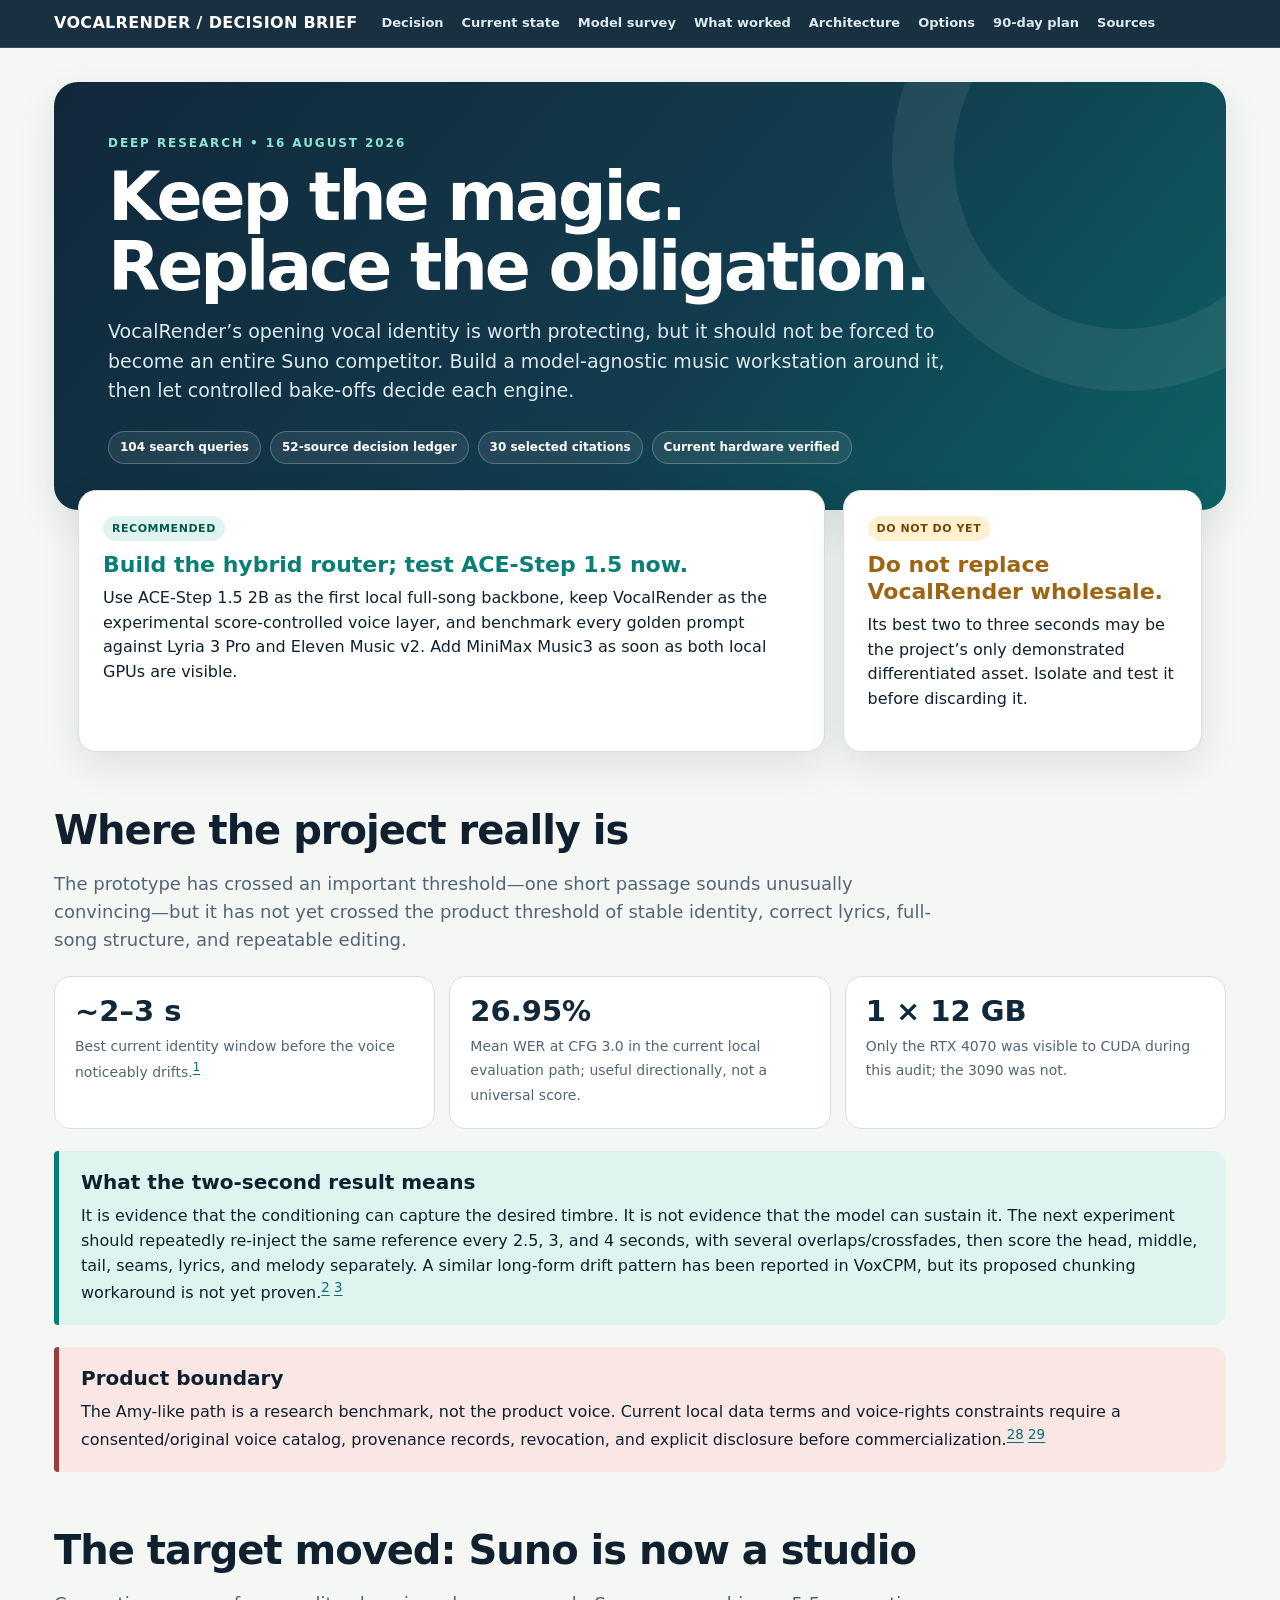
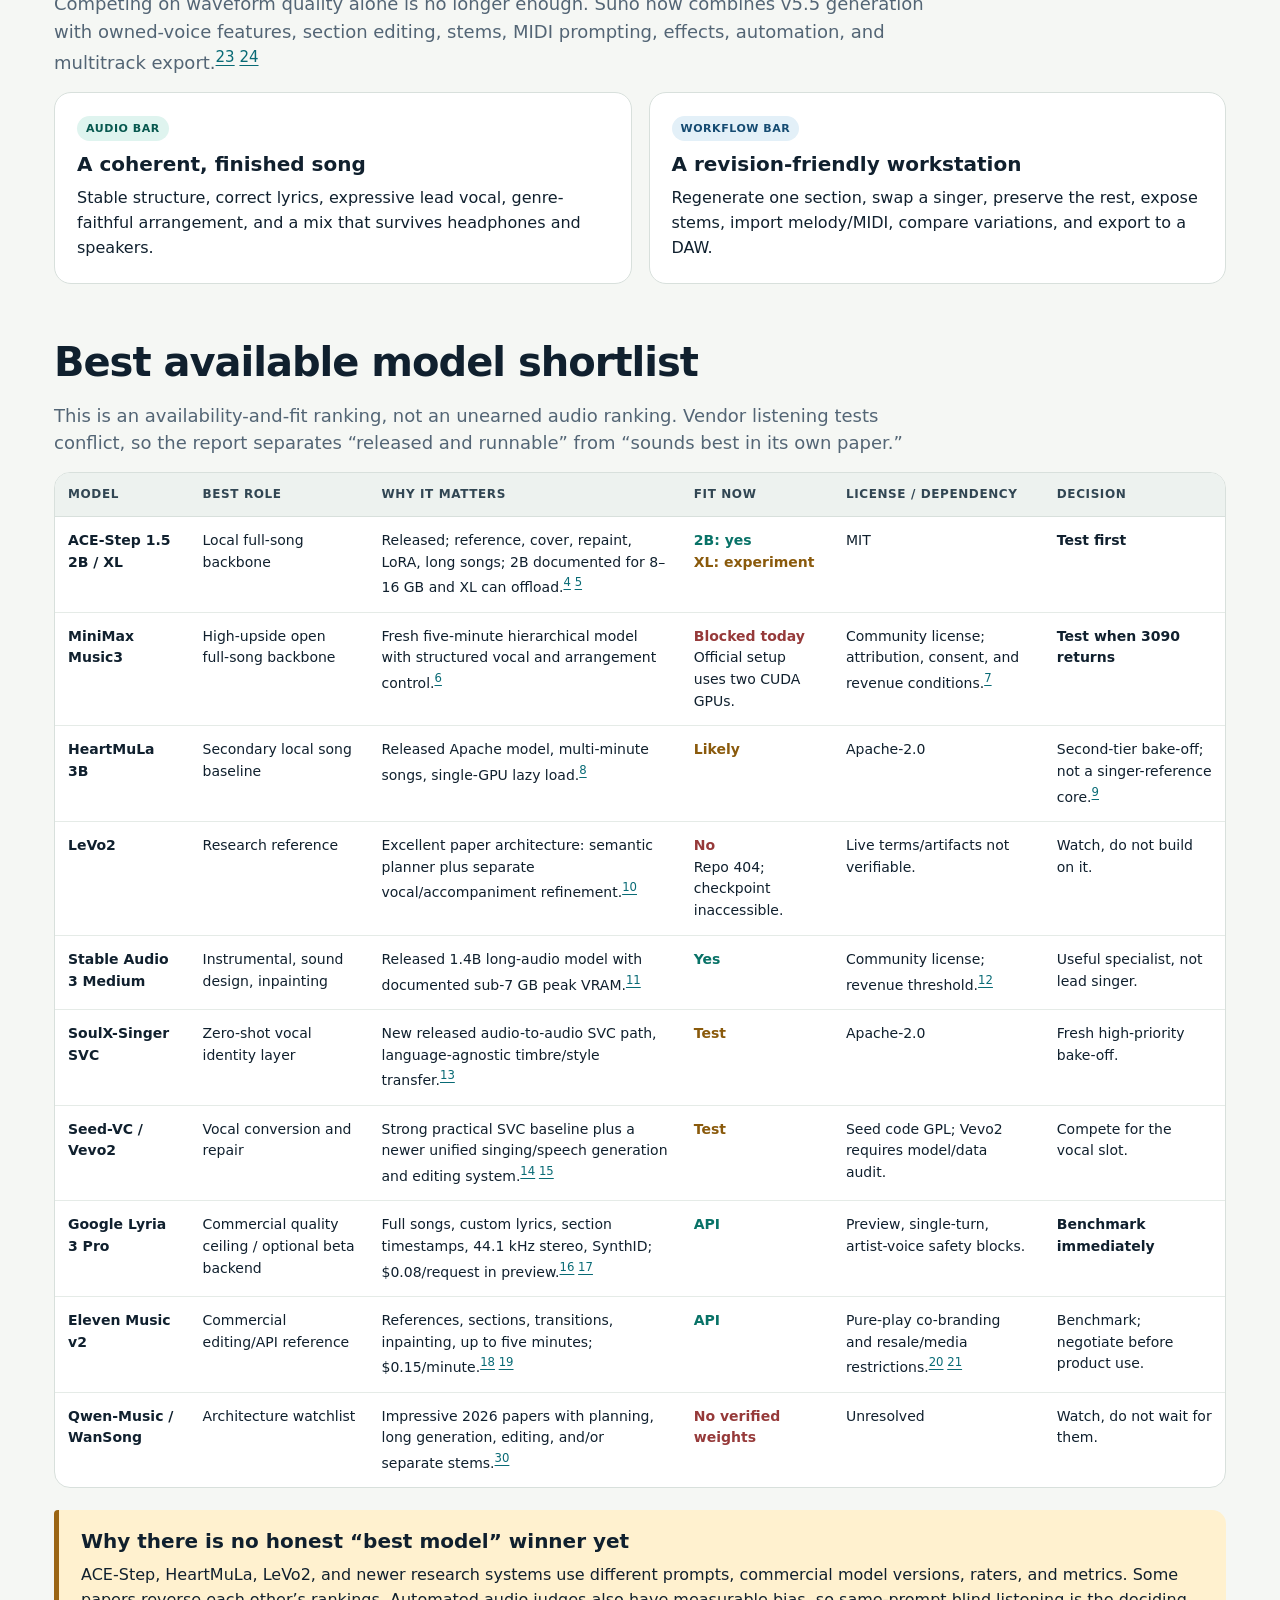
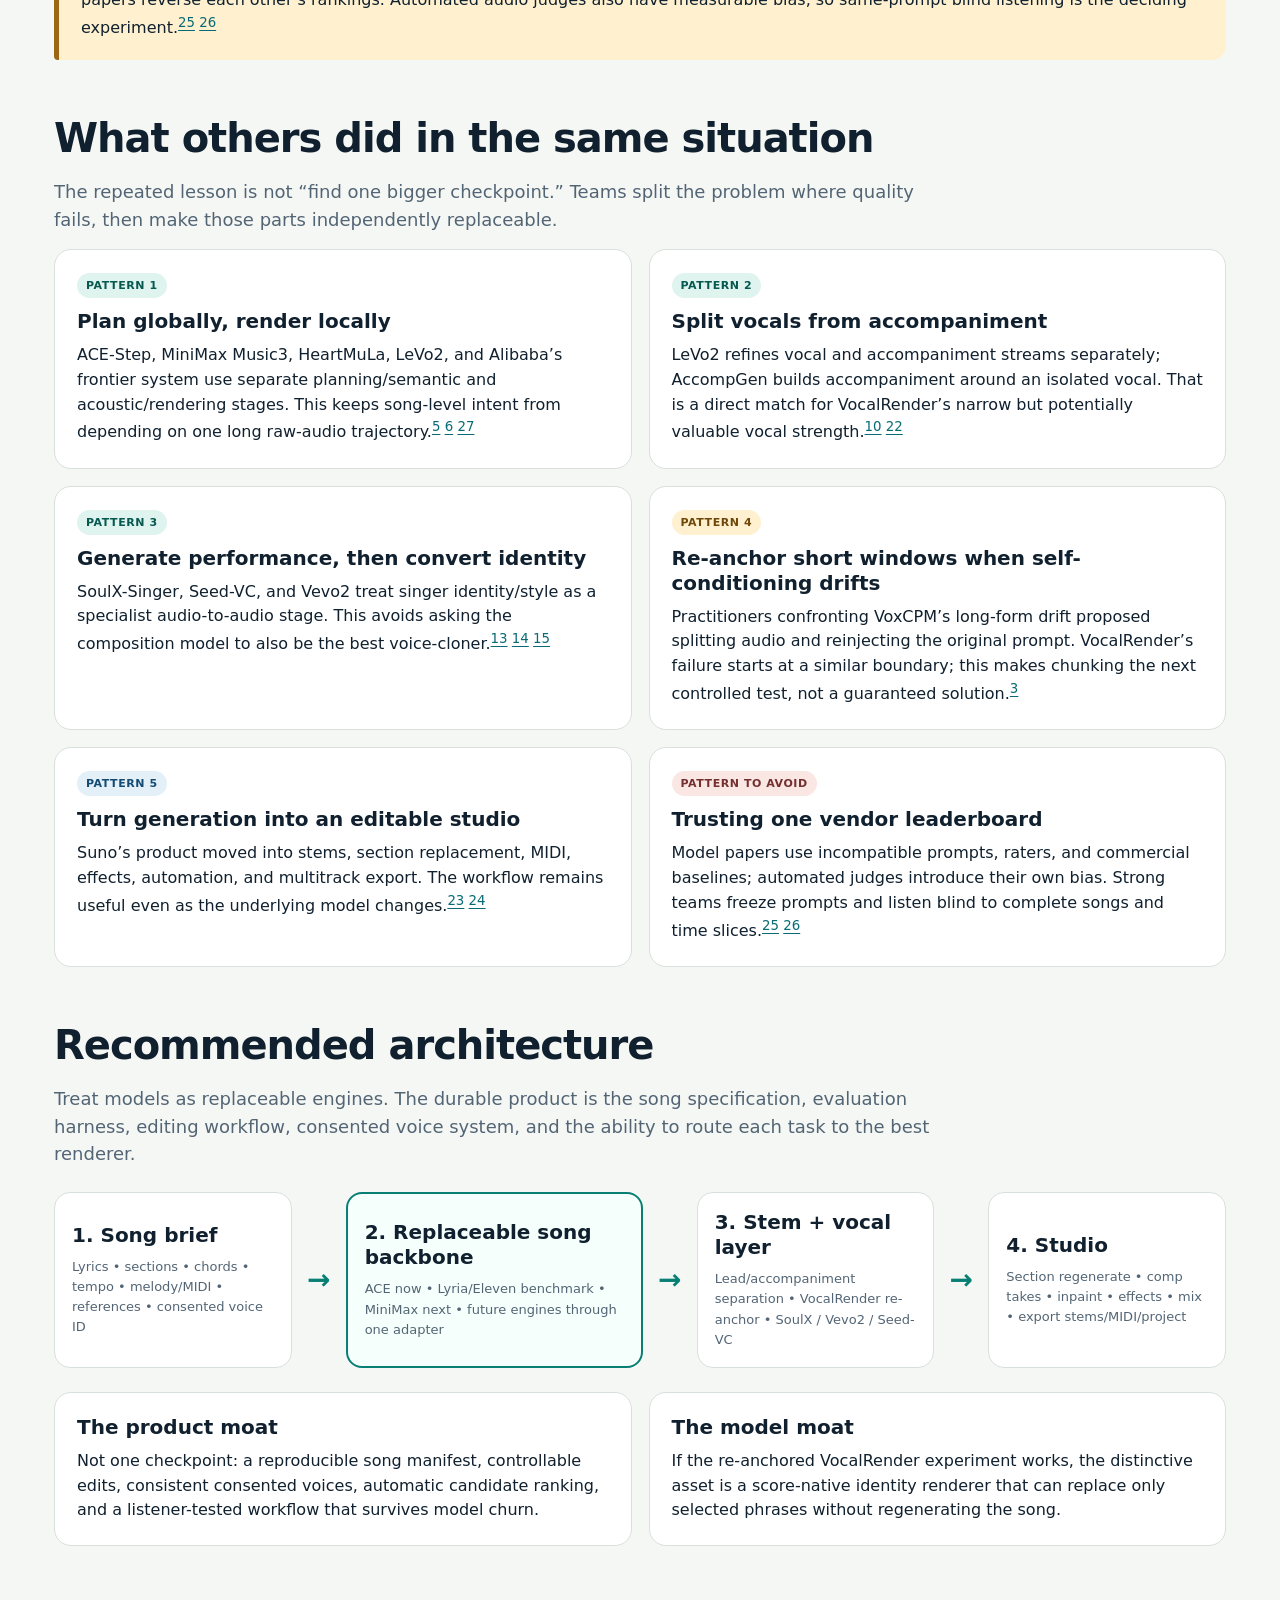
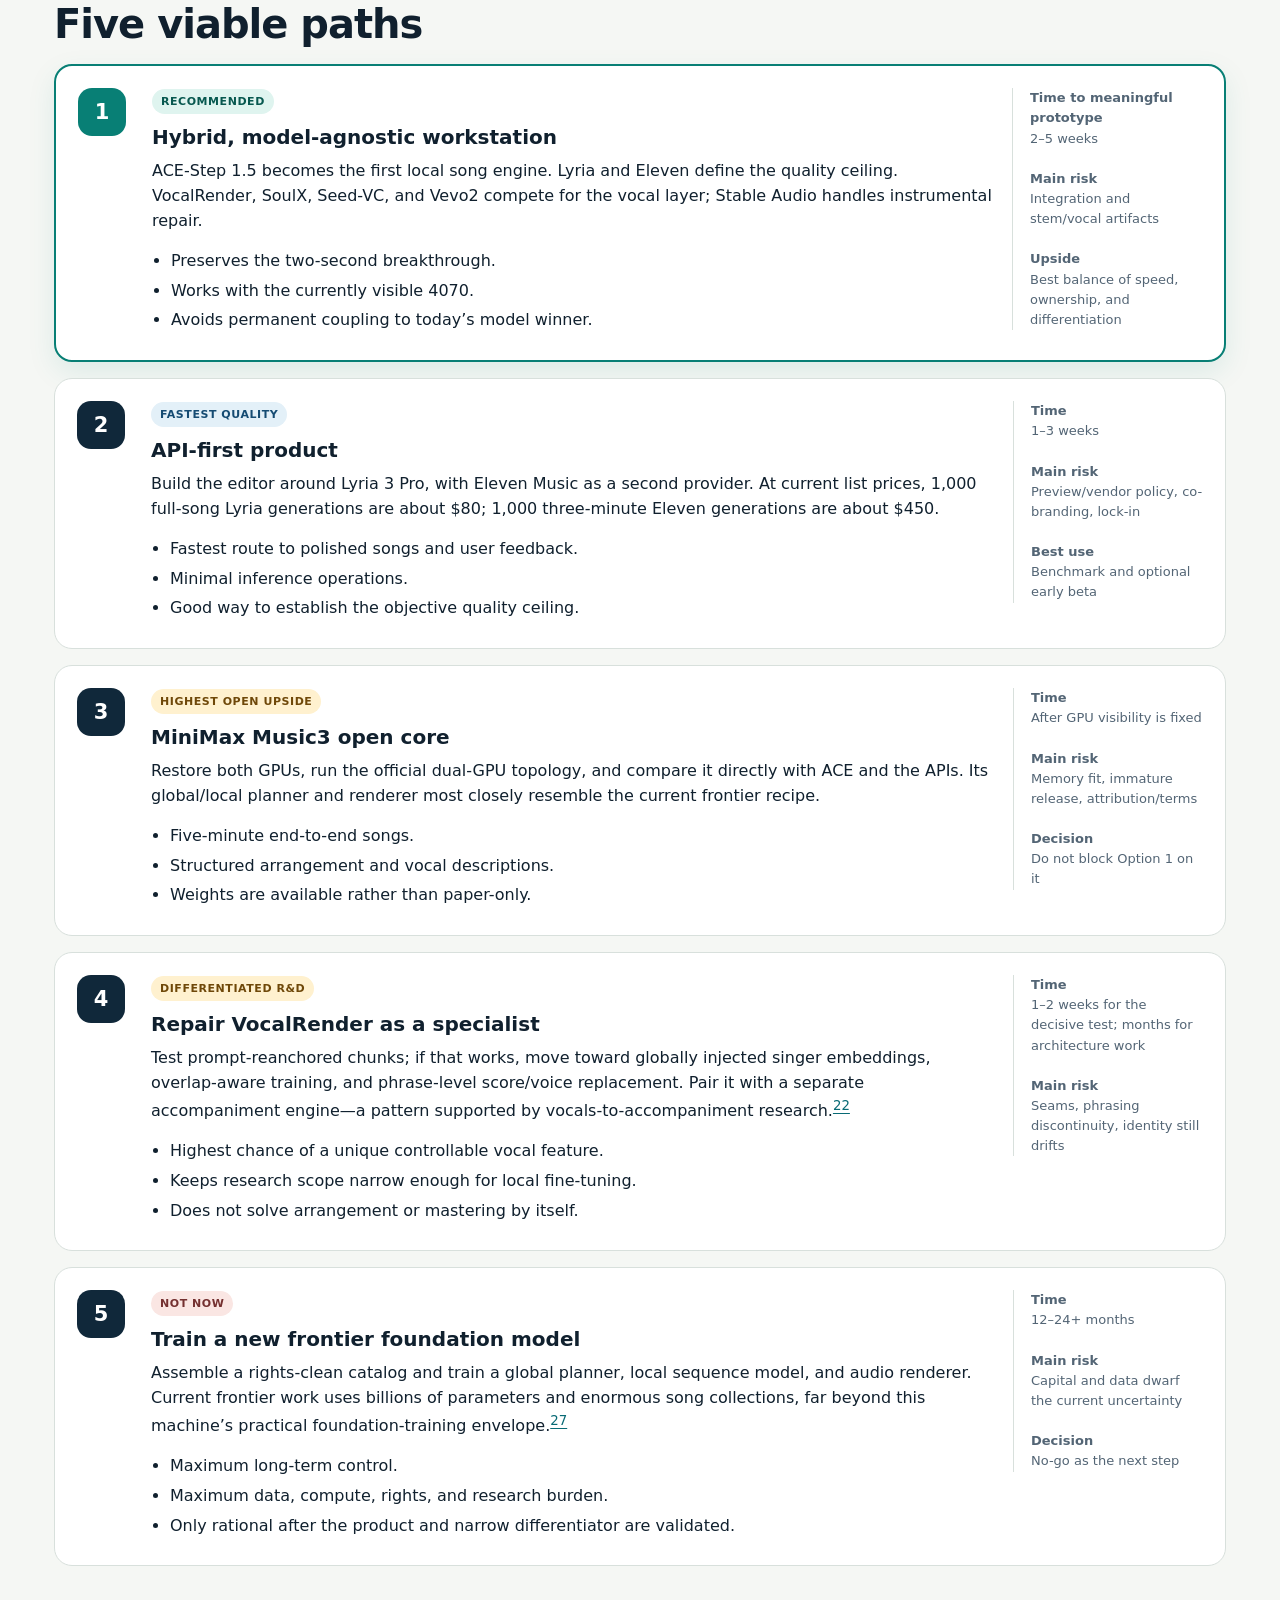
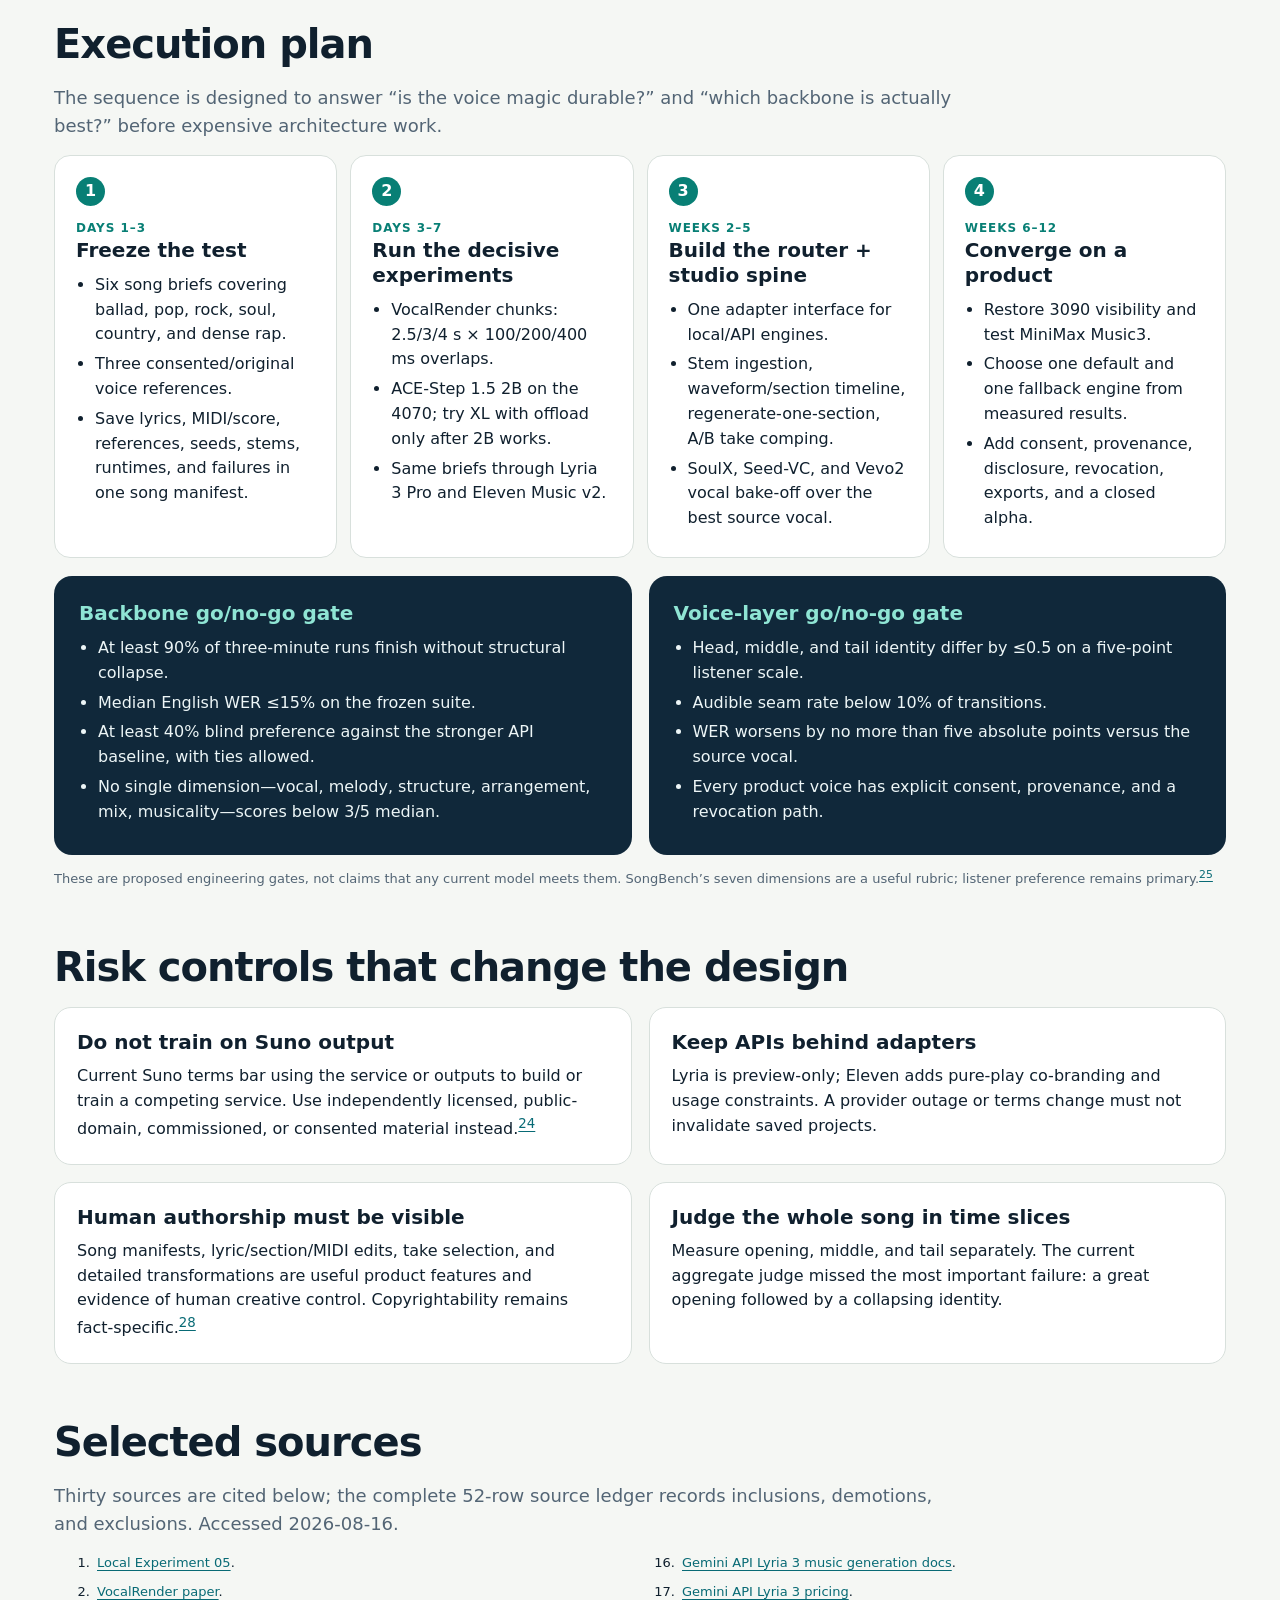
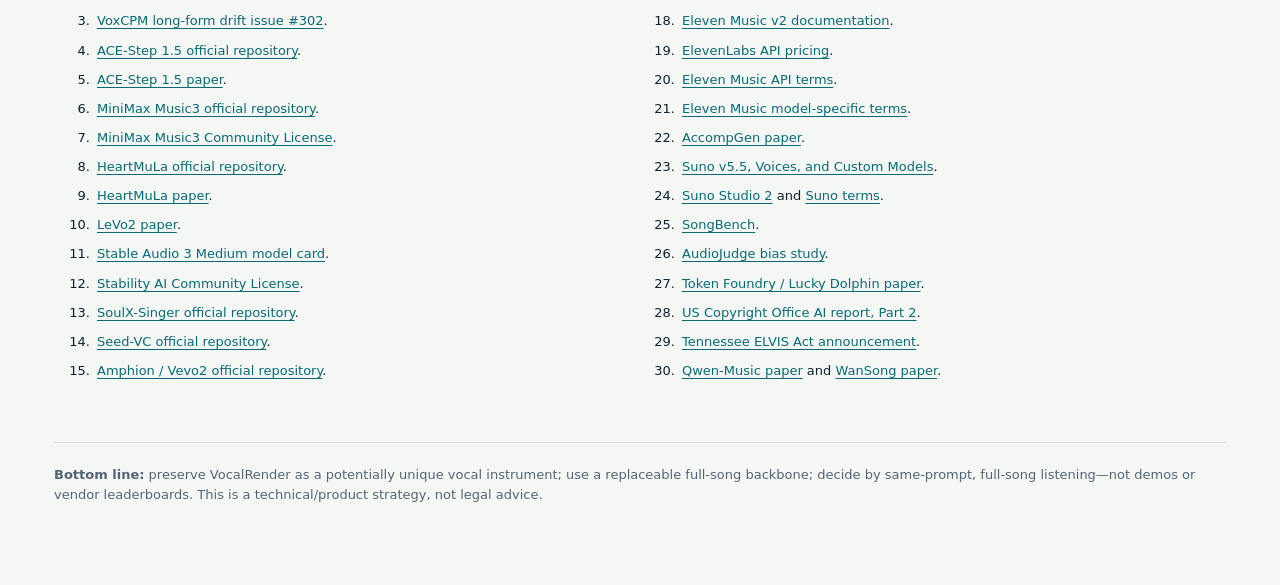
<file: storm-reports/vocalrender-suno-quality-roadmap/report.html>
<!doctype html>
<html lang="en">
<head>
  <meta charset="utf-8">
  <meta name="viewport" content="width=device-width, initial-scale=1">
  <title>VocalRender → Suno-quality music tool</title>
  <style>
    :root {
      --ink: #10202e;
      --muted: #536575;
      --paper: #f5f7f4;
      --surface: #ffffff;
      --line: #d8e0dc;
      --navy: #10283a;
      --teal: #087f75;
      --teal-soft: #dff4ef;
      --amber: #9b6513;
      --amber-soft: #fff1cf;
      --red: #9b3b3b;
      --red-soft: #fae6e3;
      --blue: #215e8a;
      --blue-soft: #e3f0f8;
      --shadow: 0 14px 38px rgba(16, 40, 58, .10);
    }
    * { box-sizing: border-box; }
    html { scroll-behavior: smooth; max-width: 100%; overflow-x: hidden; }
    body { margin: 0; max-width: 100%; overflow-x: hidden; background: var(--paper); color: var(--ink); font: 16px/1.55 Inter, ui-sans-serif, system-ui, -apple-system, "Segoe UI", sans-serif; }
    a { color: #086a75; text-underline-offset: 3px; }
    a:hover { color: #064f58; }
    .topbar { position: sticky; top: 0; z-index: 20; background: rgba(16, 40, 58, .96); backdrop-filter: blur(10px); border-bottom: 1px solid rgba(255,255,255,.12); }
    .topbar-inner { width: 100%; min-width: 0; max-width: 1220px; margin: auto; padding: 11px 24px; display: flex; align-items: center; gap: 24px; }
    .brand { color: white; font-weight: 800; letter-spacing: .02em; white-space: nowrap; }
    nav { min-width: 0; display: flex; gap: 18px; overflow-x: auto; scrollbar-width: none; }
    nav a { color: #dce9ee; text-decoration: none; font-size: 13px; font-weight: 700; white-space: nowrap; }
    main { width: 100%; max-width: 1220px; margin: 0 auto; padding: 34px 24px 80px; }
    .hero { border-radius: 24px; overflow: hidden; background: linear-gradient(130deg, #10283a 0%, #123b4d 55%, #087f75 135%); color: white; padding: 52px 54px 46px; box-shadow: var(--shadow); position: relative; }
    .hero::after { content: ""; position: absolute; width: 340px; height: 340px; right: -130px; top: -155px; border: 62px solid rgba(255,255,255,.07); border-radius: 50%; }
    .eyebrow { text-transform: uppercase; letter-spacing: .16em; font-size: 12px; font-weight: 800; color: #8fe5d4; }
    h1 { margin: 10px 0 16px; max-width: 850px; font-size: clamp(35px, 6vw, 68px); line-height: 1.02; letter-spacing: -.045em; }
    .hero p { margin: 0; max-width: 850px; color: #dbe8ec; font-size: 19px; }
    .meta { display: flex; flex-wrap: wrap; gap: 9px; margin-top: 26px; }
    .pill { border: 1px solid rgba(255,255,255,.24); background: rgba(255,255,255,.08); padding: 6px 11px; border-radius: 999px; font-size: 12px; font-weight: 700; }
    section { scroll-margin-top: 66px; margin-top: 56px; }
    h2 { margin: 0 0 18px; font-size: clamp(26px, 4vw, 40px); line-height: 1.1; letter-spacing: -.025em; }
    h3 { margin: 0 0 9px; font-size: 20px; line-height: 1.25; }
    p { margin: 0 0 15px; }
    .lead { max-width: 900px; color: var(--muted); font-size: 18px; }
    .decision { display: grid; grid-template-columns: 1.35fr .65fr; gap: 18px; margin-top: -20px; position: relative; z-index: 2; padding: 0 24px; }
    .decision > div { background: var(--surface); border: 1px solid var(--line); border-radius: 18px; padding: 24px; box-shadow: var(--shadow); }
    .decision strong.big { display: block; margin-bottom: 7px; font-size: 22px; line-height: 1.22; color: var(--teal); }
    .signal { display: grid; grid-template-columns: repeat(3, 1fr); gap: 14px; margin-top: 22px; }
    .metric { background: var(--surface); border: 1px solid var(--line); border-radius: 16px; padding: 20px; }
    .metric b { display: block; font-size: 29px; line-height: 1; color: var(--navy); margin-bottom: 8px; }
    .metric span { color: var(--muted); font-size: 14px; }
    .callout { border-left: 5px solid var(--teal); background: var(--teal-soft); border-radius: 4px 14px 14px 4px; padding: 19px 22px; margin: 22px 0; }
    .callout.warn { border-color: var(--amber); background: var(--amber-soft); }
    .callout.danger { border-color: var(--red); background: var(--red-soft); }
    .callout p:last-child { margin-bottom: 0; }
    .grid2 { display: grid; grid-template-columns: repeat(2, minmax(0, 1fr)); gap: 17px; }
    .card { min-width: 0; background: var(--surface); border: 1px solid var(--line); border-radius: 17px; padding: 22px; }
    .card p:last-child { margin-bottom: 0; }
    .tag { display: inline-flex; align-items: center; padding: 4px 9px; border-radius: 999px; font-size: 11px; font-weight: 800; text-transform: uppercase; letter-spacing: .05em; margin-bottom: 11px; }
    .tag.go { color: #07584f; background: var(--teal-soft); }
    .tag.test { color: #6f4809; background: var(--amber-soft); }
    .tag.api { color: #154b72; background: var(--blue-soft); }
    .tag.no { color: #743030; background: var(--red-soft); }
    .table-wrap { overflow-x: auto; border: 1px solid var(--line); border-radius: 16px; background: white; }
    table { width: 100%; border-collapse: collapse; min-width: 860px; font-size: 14px; }
    th { background: #edf2ef; color: #314653; text-align: left; padding: 12px 13px; font-size: 12px; text-transform: uppercase; letter-spacing: .05em; border-bottom: 1px solid var(--line); }
    td { padding: 13px; border-bottom: 1px solid #e5ebe7; vertical-align: top; }
    tr:last-child td { border-bottom: 0; }
    tbody tr:hover { background: #f8faf9; }
    .yes { color: #087267; font-weight: 800; }
    .maybe { color: #8a5a0c; font-weight: 800; }
    .nope { color: #963a3a; font-weight: 800; }
    .score { display: inline-grid; place-items: center; width: 28px; height: 28px; border-radius: 8px; background: #e7efec; font-weight: 800; }
    .architecture { display: grid; grid-template-columns: 1fr 38px 1.25fr 38px 1fr 38px 1fr; align-items: stretch; gap: 8px; margin: 24px 0; }
    .node { min-height: 134px; display: flex; flex-direction: column; justify-content: center; background: white; border: 1px solid var(--line); border-radius: 16px; padding: 17px; }
    .node.primary { border: 2px solid var(--teal); background: #f5fffc; }
    .arrow { display: grid; place-items: center; color: var(--teal); font-size: 28px; font-weight: 900; }
    .small { color: var(--muted); font-size: 13px; }
    .options { display: grid; gap: 16px; }
    .option { display: grid; grid-template-columns: 56px 1fr 190px; gap: 18px; align-items: start; background: white; border: 1px solid var(--line); border-radius: 18px; padding: 22px; }
    .option.recommended { border: 2px solid var(--teal); box-shadow: 0 10px 28px rgba(8,127,117,.10); }
    .option-number { display: grid; place-items: center; width: 48px; height: 48px; border-radius: 14px; color: white; background: var(--navy); font-size: 21px; font-weight: 900; }
    .option.recommended .option-number { background: var(--teal); }
    .option aside { color: var(--muted); font-size: 13px; border-left: 1px solid var(--line); padding-left: 17px; }
    .option ul, .plan ul { padding-left: 19px; margin: 10px 0 0; }
    .option li, .plan li { margin: 5px 0; }
    .timeline { display: grid; grid-template-columns: repeat(4, 1fr); gap: 13px; counter-reset: phase; }
    .phase { position: relative; background: white; border: 1px solid var(--line); border-radius: 16px; padding: 21px; }
    .phase::before { counter-increment: phase; content: counter(phase); display: grid; place-items: center; width: 29px; height: 29px; border-radius: 50%; background: var(--teal); color: white; font-weight: 900; margin-bottom: 13px; }
    .phase .when { color: var(--teal); font-size: 12px; text-transform: uppercase; letter-spacing: .08em; font-weight: 900; }
    .gate { background: #10283a; color: #edf6f7; border-radius: 18px; padding: 25px; }
    .gate h3 { color: #8fe5d4; }
    .gate ul { margin-bottom: 0; }
    .sources { columns: 2; column-gap: 38px; font-size: 13px; }
    .sources li { break-inside: avoid; margin: 0 0 9px; padding-left: 3px; }
    footer { border-top: 1px solid var(--line); margin-top: 52px; padding-top: 22px; color: var(--muted); font-size: 13px; }
    @media (max-width: 900px) {
      .hero { padding: 38px 28px; }
      .decision { grid-template-columns: 1fr; padding: 0 12px; }
      .grid2, .signal, .timeline { grid-template-columns: 1fr; }
      .architecture { grid-template-columns: 1fr; }
      .arrow { transform: rotate(90deg); height: 26px; }
      .option { grid-template-columns: 48px 1fr; }
      .option aside { grid-column: 2; border-left: 0; border-top: 1px solid var(--line); padding: 12px 0 0; }
      .sources { columns: 1; }
    }
    @media (max-width: 560px) {
      main { padding: 20px 14px 60px; }
      .topbar-inner { padding: 10px 14px; gap: 16px; }
      .brand { font-size: 13px; }
      .hero { padding: 32px 22px 38px; border-radius: 18px; }
      h1 { font-size: 38px; overflow-wrap: anywhere; }
      .hero p { font-size: 17px; }
      .decision { padding: 0 8px; }
      .decision > div, .metric, .option, .phase, .node { min-width: 0; }
      .meta { gap: 7px; }
      .pill { font-size: 11px; }
    }
    @media print {
      .topbar { display: none; }
      body { background: white; }
      main { padding: 0; }
      section { break-inside: avoid; }
      .hero { border-radius: 0; box-shadow: none; }
    }
  </style>
</head>
<body>
  <header class="topbar">
    <div class="topbar-inner">
      <div class="brand">VOCALRENDER / DECISION BRIEF</div>
      <nav aria-label="Report navigation">
        <a href="#decision">Decision</a>
        <a href="#status">Current state</a>
        <a href="#models">Model survey</a>
        <a href="#patterns">What worked</a>
        <a href="#architecture">Architecture</a>
        <a href="#options">Options</a>
        <a href="#plan">90-day plan</a>
        <a href="#sources">Sources</a>
      </nav>
    </div>
  </header>

  <main>
    <header class="hero">
      <div class="eyebrow">Deep research • 16 August 2026</div>
      <h1>Keep the magic. Replace the obligation.</h1>
      <p>VocalRender’s opening vocal identity is worth protecting, but it should not be forced to become an entire Suno competitor. Build a model-agnostic music workstation around it, then let controlled bake-offs decide each engine.</p>
      <div class="meta">
        <span class="pill">104 search queries</span>
        <span class="pill">52-source decision ledger</span>
        <span class="pill">30 selected citations</span>
        <span class="pill">Current hardware verified</span>
      </div>
    </header>

    <div class="decision" id="decision">
      <div>
        <span class="tag go">Recommended</span>
        <strong class="big">Build the hybrid router; test ACE-Step 1.5 now.</strong>
        <p>Use ACE-Step 1.5 2B as the first local full-song backbone, keep VocalRender as the experimental score-controlled voice layer, and benchmark every golden prompt against Lyria 3 Pro and Eleven Music v2. Add MiniMax Music3 as soon as both local GPUs are visible.</p>
      </div>
      <div>
        <span class="tag test">Do not do yet</span>
        <strong class="big" style="color:var(--amber)">Do not replace VocalRender wholesale.</strong>
        <p>Its best two to three seconds may be the project’s only demonstrated differentiated asset. Isolate and test it before discarding it.</p>
      </div>
    </div>

    <section id="status">
      <h2>Where the project really is</h2>
      <p class="lead">The prototype has crossed an important threshold—one short passage sounds unusually convincing—but it has not yet crossed the product threshold of stable identity, correct lyrics, full-song structure, and repeatable editing.</p>
      <div class="signal">
        <div class="metric"><b>~2–3 s</b><span>Best current identity window before the voice noticeably drifts.<sup><a href="#ref-1">1</a></sup></span></div>
        <div class="metric"><b>26.95%</b><span>Mean WER at CFG 3.0 in the current local evaluation path; useful directionally, not a universal score.</span></div>
        <div class="metric"><b>1 × 12 GB</b><span>Only the RTX 4070 was visible to CUDA during this audit; the 3090 was not.</span></div>
      </div>
      <div class="callout">
        <h3>What the two-second result means</h3>
        <p>It is evidence that the conditioning can capture the desired timbre. It is not evidence that the model can sustain it. The next experiment should repeatedly re-inject the same reference every 2.5, 3, and 4 seconds, with several overlaps/crossfades, then score the head, middle, tail, seams, lyrics, and melody separately. A similar long-form drift pattern has been reported in VoxCPM, but its proposed chunking workaround is not yet proven.<sup><a href="#ref-2">2</a> <a href="#ref-3">3</a></sup></p>
      </div>
      <div class="callout danger">
        <h3>Product boundary</h3>
        <p>The Amy-like path is a research benchmark, not the product voice. Current local data terms and voice-rights constraints require a consented/original voice catalog, provenance records, revocation, and explicit disclosure before commercialization.<sup><a href="#ref-28">28</a> <a href="#ref-29">29</a></sup></p>
      </div>
    </section>

    <section id="target">
      <h2>The target moved: Suno is now a studio</h2>
      <p class="lead">Competing on waveform quality alone is no longer enough. Suno now combines v5.5 generation with owned-voice features, section editing, stems, MIDI prompting, effects, automation, and multitrack export.<sup><a href="#ref-23">23</a> <a href="#ref-24">24</a></sup></p>
      <div class="grid2">
        <div class="card">
          <span class="tag go">Audio bar</span>
          <h3>A coherent, finished song</h3>
          <p>Stable structure, correct lyrics, expressive lead vocal, genre-faithful arrangement, and a mix that survives headphones and speakers.</p>
        </div>
        <div class="card">
          <span class="tag api">Workflow bar</span>
          <h3>A revision-friendly workstation</h3>
          <p>Regenerate one section, swap a singer, preserve the rest, expose stems, import melody/MIDI, compare variations, and export to a DAW.</p>
        </div>
      </div>
    </section>

    <section id="models">
      <h2>Best available model shortlist</h2>
      <p class="lead">This is an availability-and-fit ranking, not an unearned audio ranking. Vendor listening tests conflict, so the report separates “released and runnable” from “sounds best in its own paper.”</p>
      <div class="table-wrap">
        <table>
          <thead><tr><th>Model</th><th>Best role</th><th>Why it matters</th><th>Fit now</th><th>License / dependency</th><th>Decision</th></tr></thead>
          <tbody>
            <tr><td><strong>ACE-Step 1.5 2B / XL</strong></td><td>Local full-song backbone</td><td>Released; reference, cover, repaint, LoRA, long songs; 2B documented for 8–16 GB and XL can offload.<sup><a href="#ref-4">4</a> <a href="#ref-5">5</a></sup></td><td><span class="yes">2B: yes</span><br><span class="maybe">XL: experiment</span></td><td>MIT</td><td><strong>Test first</strong></td></tr>
            <tr><td><strong>MiniMax Music3</strong></td><td>High-upside open full-song backbone</td><td>Fresh five-minute hierarchical model with structured vocal and arrangement control.<sup><a href="#ref-6">6</a></sup></td><td><span class="nope">Blocked today</span><br>Official setup uses two CUDA GPUs.</td><td>Community license; attribution, consent, and revenue conditions.<sup><a href="#ref-7">7</a></sup></td><td><strong>Test when 3090 returns</strong></td></tr>
            <tr><td><strong>HeartMuLa 3B</strong></td><td>Secondary local song baseline</td><td>Released Apache model, multi-minute songs, single-GPU lazy load.<sup><a href="#ref-8">8</a></sup></td><td><span class="maybe">Likely</span></td><td>Apache-2.0</td><td>Second-tier bake-off; not a singer-reference core.<sup><a href="#ref-9">9</a></sup></td></tr>
            <tr><td><strong>LeVo2</strong></td><td>Research reference</td><td>Excellent paper architecture: semantic planner plus separate vocal/accompaniment refinement.<sup><a href="#ref-10">10</a></sup></td><td><span class="nope">No</span><br>Repo 404; checkpoint inaccessible.</td><td>Live terms/artifacts not verifiable.</td><td>Watch, do not build on it.</td></tr>
            <tr><td><strong>Stable Audio 3 Medium</strong></td><td>Instrumental, sound design, inpainting</td><td>Released 1.4B long-audio model with documented sub-7 GB peak VRAM.<sup><a href="#ref-11">11</a></sup></td><td><span class="yes">Yes</span></td><td>Community license; revenue threshold.<sup><a href="#ref-12">12</a></sup></td><td>Useful specialist, not lead singer.</td></tr>
            <tr><td><strong>SoulX-Singer SVC</strong></td><td>Zero-shot vocal identity layer</td><td>New released audio-to-audio SVC path, language-agnostic timbre/style transfer.<sup><a href="#ref-13">13</a></sup></td><td><span class="maybe">Test</span></td><td>Apache-2.0</td><td>Fresh high-priority bake-off.</td></tr>
            <tr><td><strong>Seed-VC / Vevo2</strong></td><td>Vocal conversion and repair</td><td>Strong practical SVC baseline plus a newer unified singing/speech generation and editing system.<sup><a href="#ref-14">14</a> <a href="#ref-15">15</a></sup></td><td><span class="maybe">Test</span></td><td>Seed code GPL; Vevo2 requires model/data audit.</td><td>Compete for the vocal slot.</td></tr>
            <tr><td><strong>Google Lyria 3 Pro</strong></td><td>Commercial quality ceiling / optional beta backend</td><td>Full songs, custom lyrics, section timestamps, 44.1 kHz stereo, SynthID; $0.08/request in preview.<sup><a href="#ref-16">16</a> <a href="#ref-17">17</a></sup></td><td><span class="yes">API</span></td><td>Preview, single-turn, artist-voice safety blocks.</td><td><strong>Benchmark immediately</strong></td></tr>
            <tr><td><strong>Eleven Music v2</strong></td><td>Commercial editing/API reference</td><td>References, sections, transitions, inpainting, up to five minutes; $0.15/minute.<sup><a href="#ref-18">18</a> <a href="#ref-19">19</a></sup></td><td><span class="yes">API</span></td><td>Pure-play co-branding and resale/media restrictions.<sup><a href="#ref-20">20</a> <a href="#ref-21">21</a></sup></td><td>Benchmark; negotiate before product use.</td></tr>
            <tr><td><strong>Qwen-Music / WanSong</strong></td><td>Architecture watchlist</td><td>Impressive 2026 papers with planning, long generation, editing, and/or separate stems.<sup><a href="#ref-30">30</a></sup></td><td><span class="nope">No verified weights</span></td><td>Unresolved</td><td>Watch, do not wait for them.</td></tr>
          </tbody>
        </table>
      </div>
      <div class="callout warn">
        <h3>Why there is no honest “best model” winner yet</h3>
        <p>ACE-Step, HeartMuLa, LeVo2, and newer research systems use different prompts, commercial model versions, raters, and metrics. Some papers reverse each other’s rankings. Automated audio judges also have measurable bias, so same-prompt blind listening is the deciding experiment.<sup><a href="#ref-25">25</a> <a href="#ref-26">26</a></sup></p>
      </div>
    </section>

    <section id="patterns">
      <h2>What others did in the same situation</h2>
      <p class="lead">The repeated lesson is not “find one bigger checkpoint.” Teams split the problem where quality fails, then make those parts independently replaceable.</p>
      <div class="grid2">
        <div class="card"><span class="tag go">Pattern 1</span><h3>Plan globally, render locally</h3><p>ACE-Step, MiniMax Music3, HeartMuLa, LeVo2, and Alibaba’s frontier system use separate planning/semantic and acoustic/rendering stages. This keeps song-level intent from depending on one long raw-audio trajectory.<sup><a href="#ref-5">5</a> <a href="#ref-6">6</a> <a href="#ref-27">27</a></sup></p></div>
        <div class="card"><span class="tag go">Pattern 2</span><h3>Split vocals from accompaniment</h3><p>LeVo2 refines vocal and accompaniment streams separately; AccompGen builds accompaniment around an isolated vocal. That is a direct match for VocalRender’s narrow but potentially valuable vocal strength.<sup><a href="#ref-10">10</a> <a href="#ref-22">22</a></sup></p></div>
        <div class="card"><span class="tag go">Pattern 3</span><h3>Generate performance, then convert identity</h3><p>SoulX-Singer, Seed-VC, and Vevo2 treat singer identity/style as a specialist audio-to-audio stage. This avoids asking the composition model to also be the best voice-cloner.<sup><a href="#ref-13">13</a> <a href="#ref-14">14</a> <a href="#ref-15">15</a></sup></p></div>
        <div class="card"><span class="tag test">Pattern 4</span><h3>Re-anchor short windows when self-conditioning drifts</h3><p>Practitioners confronting VoxCPM’s long-form drift proposed splitting audio and reinjecting the original prompt. VocalRender’s failure starts at a similar boundary; this makes chunking the next controlled test, not a guaranteed solution.<sup><a href="#ref-3">3</a></sup></p></div>
        <div class="card"><span class="tag api">Pattern 5</span><h3>Turn generation into an editable studio</h3><p>Suno’s product moved into stems, section replacement, MIDI, effects, automation, and multitrack export. The workflow remains useful even as the underlying model changes.<sup><a href="#ref-23">23</a> <a href="#ref-24">24</a></sup></p></div>
        <div class="card"><span class="tag no">Pattern to avoid</span><h3>Trusting one vendor leaderboard</h3><p>Model papers use incompatible prompts, raters, and commercial baselines; automated judges introduce their own bias. Strong teams freeze prompts and listen blind to complete songs and time slices.<sup><a href="#ref-25">25</a> <a href="#ref-26">26</a></sup></p></div>
      </div>
    </section>

    <section id="architecture">
      <h2>Recommended architecture</h2>
      <p class="lead">Treat models as replaceable engines. The durable product is the song specification, evaluation harness, editing workflow, consented voice system, and the ability to route each task to the best renderer.</p>
      <div class="architecture" aria-label="Recommended processing pipeline">
        <div class="node"><h3>1. Song brief</h3><span class="small">Lyrics • sections • chords • tempo • melody/MIDI • references • consented voice ID</span></div>
        <div class="arrow">→</div>
        <div class="node primary"><h3>2. Replaceable song backbone</h3><span class="small">ACE now • Lyria/Eleven benchmark • MiniMax next • future engines through one adapter</span></div>
        <div class="arrow">→</div>
        <div class="node"><h3>3. Stem + vocal layer</h3><span class="small">Lead/accompaniment separation • VocalRender re-anchor • SoulX / Vevo2 / Seed-VC</span></div>
        <div class="arrow">→</div>
        <div class="node"><h3>4. Studio</h3><span class="small">Section regenerate • comp takes • inpaint • effects • mix • export stems/MIDI/project</span></div>
      </div>
      <div class="grid2">
        <div class="card"><h3>The product moat</h3><p>Not one checkpoint: a reproducible song manifest, controllable edits, consistent consented voices, automatic candidate ranking, and a listener-tested workflow that survives model churn.</p></div>
        <div class="card"><h3>The model moat</h3><p>If the re-anchored VocalRender experiment works, the distinctive asset is a score-native identity renderer that can replace only selected phrases without regenerating the song.</p></div>
      </div>
    </section>

    <section id="options">
      <h2>Five viable paths</h2>
      <div class="options">
        <article class="option recommended">
          <div class="option-number">1</div>
          <div><span class="tag go">Recommended</span><h3>Hybrid, model-agnostic workstation</h3><p>ACE-Step 1.5 becomes the first local song engine. Lyria and Eleven define the quality ceiling. VocalRender, SoulX, Seed-VC, and Vevo2 compete for the vocal layer; Stable Audio handles instrumental repair.</p><ul><li>Preserves the two-second breakthrough.</li><li>Works with the currently visible 4070.</li><li>Avoids permanent coupling to today’s model winner.</li></ul></div>
          <aside><strong>Time to meaningful prototype</strong><br>2–5 weeks<br><br><strong>Main risk</strong><br>Integration and stem/vocal artifacts<br><br><strong>Upside</strong><br>Best balance of speed, ownership, and differentiation</aside>
        </article>
        <article class="option">
          <div class="option-number">2</div>
          <div><span class="tag api">Fastest quality</span><h3>API-first product</h3><p>Build the editor around Lyria 3 Pro, with Eleven Music as a second provider. At current list prices, 1,000 full-song Lyria generations are about $80; 1,000 three-minute Eleven generations are about $450.</p><ul><li>Fastest route to polished songs and user feedback.</li><li>Minimal inference operations.</li><li>Good way to establish the objective quality ceiling.</li></ul></div>
          <aside><strong>Time</strong><br>1–3 weeks<br><br><strong>Main risk</strong><br>Preview/vendor policy, co-branding, lock-in<br><br><strong>Best use</strong><br>Benchmark and optional early beta</aside>
        </article>
        <article class="option">
          <div class="option-number">3</div>
          <div><span class="tag test">Highest open upside</span><h3>MiniMax Music3 open core</h3><p>Restore both GPUs, run the official dual-GPU topology, and compare it directly with ACE and the APIs. Its global/local planner and renderer most closely resemble the current frontier recipe.</p><ul><li>Five-minute end-to-end songs.</li><li>Structured arrangement and vocal descriptions.</li><li>Weights are available rather than paper-only.</li></ul></div>
          <aside><strong>Time</strong><br>After GPU visibility is fixed<br><br><strong>Main risk</strong><br>Memory fit, immature release, attribution/terms<br><br><strong>Decision</strong><br>Do not block Option 1 on it</aside>
        </article>
        <article class="option">
          <div class="option-number">4</div>
          <div><span class="tag test">Differentiated R&amp;D</span><h3>Repair VocalRender as a specialist</h3><p>Test prompt-reanchored chunks; if that works, move toward globally injected singer embeddings, overlap-aware training, and phrase-level score/voice replacement. Pair it with a separate accompaniment engine—a pattern supported by vocals-to-accompaniment research.<sup><a href="#ref-22">22</a></sup></p><ul><li>Highest chance of a unique controllable vocal feature.</li><li>Keeps research scope narrow enough for local fine-tuning.</li><li>Does not solve arrangement or mastering by itself.</li></ul></div>
          <aside><strong>Time</strong><br>1–2 weeks for the decisive test; months for architecture work<br><br><strong>Main risk</strong><br>Seams, phrasing discontinuity, identity still drifts</aside>
        </article>
        <article class="option">
          <div class="option-number">5</div>
          <div><span class="tag no">Not now</span><h3>Train a new frontier foundation model</h3><p>Assemble a rights-clean catalog and train a global planner, local sequence model, and audio renderer. Current frontier work uses billions of parameters and enormous song collections, far beyond this machine’s practical foundation-training envelope.<sup><a href="#ref-27">27</a></sup></p><ul><li>Maximum long-term control.</li><li>Maximum data, compute, rights, and research burden.</li><li>Only rational after the product and narrow differentiator are validated.</li></ul></div>
          <aside><strong>Time</strong><br>12–24+ months<br><br><strong>Main risk</strong><br>Capital and data dwarf the current uncertainty<br><br><strong>Decision</strong><br>No-go as the next step</aside>
        </article>
      </div>
    </section>

    <section id="plan" class="plan">
      <h2>Execution plan</h2>
      <p class="lead">The sequence is designed to answer “is the voice magic durable?” and “which backbone is actually best?” before expensive architecture work.</p>
      <div class="timeline">
        <article class="phase"><div class="when">Days 1–3</div><h3>Freeze the test</h3><ul><li>Six song briefs covering ballad, pop, rock, soul, country, and dense rap.</li><li>Three consented/original voice references.</li><li>Save lyrics, MIDI/score, references, seeds, stems, runtimes, and failures in one song manifest.</li></ul></article>
        <article class="phase"><div class="when">Days 3–7</div><h3>Run the decisive experiments</h3><ul><li>VocalRender chunks: 2.5/3/4 s × 100/200/400 ms overlaps.</li><li>ACE-Step 1.5 2B on the 4070; try XL with offload only after 2B works.</li><li>Same briefs through Lyria 3 Pro and Eleven Music v2.</li></ul></article>
        <article class="phase"><div class="when">Weeks 2–5</div><h3>Build the router + studio spine</h3><ul><li>One adapter interface for local/API engines.</li><li>Stem ingestion, waveform/section timeline, regenerate-one-section, A/B take comping.</li><li>SoulX, Seed-VC, and Vevo2 vocal bake-off over the best source vocal.</li></ul></article>
        <article class="phase"><div class="when">Weeks 6–12</div><h3>Converge on a product</h3><ul><li>Restore 3090 visibility and test MiniMax Music3.</li><li>Choose one default and one fallback engine from measured results.</li><li>Add consent, provenance, disclosure, revocation, exports, and a closed alpha.</li></ul></article>
      </div>

      <div class="grid2" style="margin-top:18px">
        <div class="gate">
          <h3>Backbone go/no-go gate</h3>
          <ul>
            <li>At least 90% of three-minute runs finish without structural collapse.</li>
            <li>Median English WER ≤15% on the frozen suite.</li>
            <li>At least 40% blind preference against the stronger API baseline, with ties allowed.</li>
            <li>No single dimension—vocal, melody, structure, arrangement, mix, musicality—scores below 3/5 median.</li>
          </ul>
        </div>
        <div class="gate">
          <h3>Voice-layer go/no-go gate</h3>
          <ul>
            <li>Head, middle, and tail identity differ by ≤0.5 on a five-point listener scale.</li>
            <li>Audible seam rate below 10% of transitions.</li>
            <li>WER worsens by no more than five absolute points versus the source vocal.</li>
            <li>Every product voice has explicit consent, provenance, and a revocation path.</li>
          </ul>
        </div>
      </div>
      <p class="small" style="margin-top:12px">These are proposed engineering gates, not claims that any current model meets them. SongBench’s seven dimensions are a useful rubric; listener preference remains primary.<sup><a href="#ref-25">25</a></sup></p>
    </section>

    <section id="risks">
      <h2>Risk controls that change the design</h2>
      <div class="grid2">
        <div class="card"><h3>Do not train on Suno output</h3><p>Current Suno terms bar using the service or outputs to build or train a competing service. Use independently licensed, public-domain, commissioned, or consented material instead.<sup><a href="#ref-24">24</a></sup></p></div>
        <div class="card"><h3>Keep APIs behind adapters</h3><p>Lyria is preview-only; Eleven adds pure-play co-branding and usage constraints. A provider outage or terms change must not invalidate saved projects.</p></div>
        <div class="card"><h3>Human authorship must be visible</h3><p>Song manifests, lyric/section/MIDI edits, take selection, and detailed transformations are useful product features and evidence of human creative control. Copyrightability remains fact-specific.<sup><a href="#ref-28">28</a></sup></p></div>
        <div class="card"><h3>Judge the whole song in time slices</h3><p>Measure opening, middle, and tail separately. The current aggregate judge missed the most important failure: a great opening followed by a collapsing identity.</p></div>
      </div>
    </section>

    <section id="sources">
      <h2>Selected sources</h2>
      <p class="lead">Thirty sources are cited below; the complete 52-row source ledger records inclusions, demotions, and exclusions. Accessed 2026-08-16.</p>
      <ol class="sources">
        <li id="ref-1"><a href="../vocalrender-english-path-forward/experiment-05-hallucination.md">Local Experiment 05</a>.</li>
        <li id="ref-2"><a href="https://arxiv.org/abs/2607.27768">VocalRender paper</a>.</li>
        <li id="ref-3"><a href="https://github.com/OpenBMB/VoxCPM/issues/302">VoxCPM long-form drift issue #302</a>.</li>
        <li id="ref-4"><a href="https://github.com/ace-step/ACE-Step-1.5">ACE-Step 1.5 official repository</a>.</li>
        <li id="ref-5"><a href="https://arxiv.org/abs/2602.00744">ACE-Step 1.5 paper</a>.</li>
        <li id="ref-6"><a href="https://github.com/MiniMax-AI/MiniMax-Music3">MiniMax Music3 official repository</a>.</li>
        <li id="ref-7"><a href="https://huggingface.co/MiniMaxAI/MiniMax-Music3/blob/main/LICENSE">MiniMax Music3 Community License</a>.</li>
        <li id="ref-8"><a href="https://github.com/HeartMuLa/heartlib">HeartMuLa official repository</a>.</li>
        <li id="ref-9"><a href="https://arxiv.org/abs/2601.10547">HeartMuLa paper</a>.</li>
        <li id="ref-10"><a href="https://arxiv.org/abs/2606.30642">LeVo2 paper</a>.</li>
        <li id="ref-11"><a href="https://huggingface.co/stabilityai/stable-audio-3-medium">Stable Audio 3 Medium model card</a>.</li>
        <li id="ref-12"><a href="https://stability.ai/community-license-agreement">Stability AI Community License</a>.</li>
        <li id="ref-13"><a href="https://github.com/Soul-AILab/SoulX-Singer">SoulX-Singer official repository</a>.</li>
        <li id="ref-14"><a href="https://github.com/Plachtaa/seed-vc">Seed-VC official repository</a>.</li>
        <li id="ref-15"><a href="https://github.com/open-mmlab/Amphion">Amphion / Vevo2 official repository</a>.</li>
        <li id="ref-16"><a href="https://ai.google.dev/gemini-api/docs/music-generation">Gemini API Lyria 3 music generation docs</a>.</li>
        <li id="ref-17"><a href="https://ai.google.dev/gemini-api/docs/pricing#lyria-3">Gemini API Lyria 3 pricing</a>.</li>
        <li id="ref-18"><a href="https://elevenlabs.io/docs/eleven-creative/products/music">Eleven Music v2 documentation</a>.</li>
        <li id="ref-19"><a href="https://elevenlabs.io/pricing/api">ElevenLabs API pricing</a>.</li>
        <li id="ref-20"><a href="https://elevenlabs.io/music-api-terms">Eleven Music API terms</a>.</li>
        <li id="ref-21"><a href="https://elevenlabs.io/eleven-music-model-specific-terms">Eleven Music model-specific terms</a>.</li>
        <li id="ref-22"><a href="https://arxiv.org/abs/2604.09054">AccompGen paper</a>.</li>
        <li id="ref-23"><a href="https://suno.com/release-notes/introducing-v5-5-voices-custom-models-and-my-taste">Suno v5.5, Voices, and Custom Models</a>.</li>
        <li id="ref-24"><a href="https://suno.com/blog/studio-2">Suno Studio 2</a> and <a href="https://about.suno.com/terms">Suno terms</a>.</li>
        <li id="ref-25"><a href="https://github.com/Tencent/SongBench">SongBench</a>.</li>
        <li id="ref-26"><a href="https://aclanthology.org/2026.eacl-long.168/">AudioJudge bias study</a>.</li>
        <li id="ref-27"><a href="https://arxiv.org/abs/2607.20253">Token Foundry / Lucky Dolphin paper</a>.</li>
        <li id="ref-28"><a href="https://www.copyright.gov/ai/Copyright-and-Artificial-Intelligence-Part-2-Copyrightability-Report.pdf">US Copyright Office AI report, Part 2</a>.</li>
        <li id="ref-29"><a href="https://www.tn.gov/governor/news/2024/3/21/governor-lee-signs-elvis-act-into-law.html">Tennessee ELVIS Act announcement</a>.</li>
        <li id="ref-30"><a href="https://arxiv.org/abs/2607.11699">Qwen-Music paper</a> and <a href="https://arxiv.org/abs/2607.14749">WanSong paper</a>.</li>
      </ol>
    </section>

    <footer>
      <strong>Bottom line:</strong> preserve VocalRender as a potentially unique vocal instrument; use a replaceable full-song backbone; decide by same-prompt, full-song listening—not demos or vendor leaderboards. This is a technical/product strategy, not legal advice.
    </footer>
  </main>
</body>
</html>
</file>
